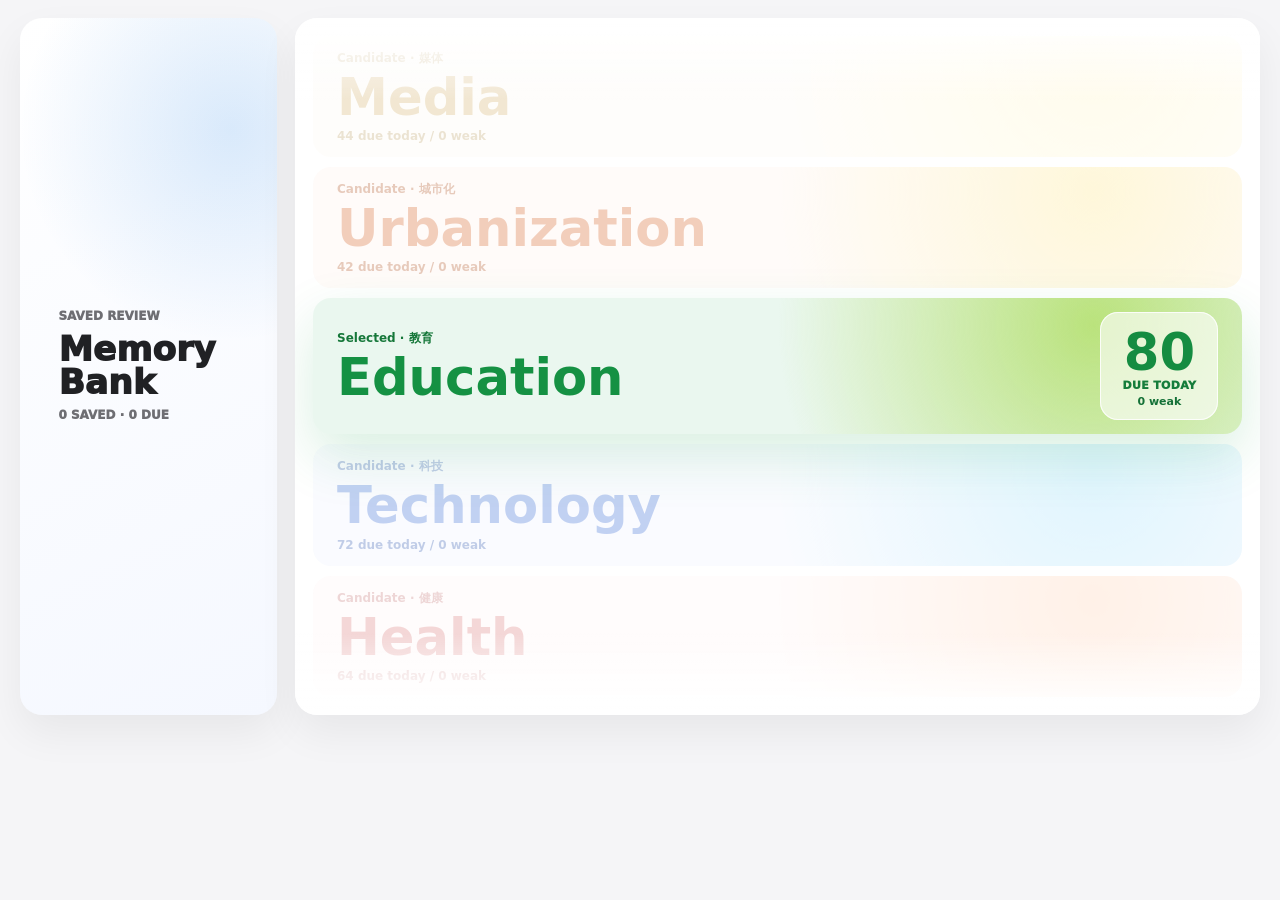
<file: web-source/index.html>
<!doctype html>
<html lang="zh-CN">
<head>
  <meta charset="utf-8">
  <meta name="viewport" content="width=device-width, initial-scale=1">
  <title>IELTS Task 2 Collocation Trainer</title>
  <link rel="stylesheet" href="styles.css">
</head>
<body>
  <header class="app-header">
    <div>
      <p class="eyebrow">IELTS Writing Task 2</p>
      <h1>
        <button id="headerTopicButton" class="header-topic-button" type="button">
          <span id="pageTitleText">Collocation Trainer</span>
        </button>
      </h1>
      <p id="pageSubtitle" class="page-subtitle">A focused writing practice space for topic vocabulary and recall practice.</p>
    </div>
    <div class="stats" aria-live="polite">
      <span id="visibleCount">0</span>
      <span>/</span>
      <span id="totalCount">0</span>
    </div>
  </header>

  <main>
    <section id="topicLanding" class="topic-landing" aria-label="Topic selection"></section>

    <section id="studyPage" class="study-page" hidden>
      <nav class="study-nav" aria-label="Study navigation">
        <button id="backButton" class="back-button" type="button">All topics</button>
        <div id="topicFilters" class="topic-filters" aria-label="Topic filters"></div>
      </nav>

      <section class="toolbar" aria-label="Flashcard controls">
        <div class="toolbar-copy" aria-live="polite">
          <span id="toolbarKicker">Selected · 科技</span>
          <strong id="toolbarTopicTitle">Technology</strong>
        </div>
        <label class="search-box">
          <span>Search this topic</span>
          <input id="searchInput" type="search" placeholder="中文 / English / synonym / tone">
        </label>
        <button id="orderResetButton" type="button">Reset order</button>
        <button id="resetButton" type="button">Shuffle cards</button>
        <button id="bankButton" type="button">Collocation bank</button>
        <button id="zenButton" type="button">Zen mode</button>
        <button id="continueZenButton" type="button">Continue Zen</button>
        <button id="exportMemoryButton" type="button">Export memory</button>
        <button id="importMemoryButton" type="button">Import memory</button>
        <input id="importMemoryInput" type="file" accept="application/json,.json" hidden>
      </section>

      <section id="collocationBank" class="collocation-bank" aria-live="polite"></section>
      <section id="recentTopicInline" class="recent-topic-inline" aria-live="polite"></section>
      <section id="topicSections" class="topic-sections" aria-live="polite"></section>
      <section id="zenPage" class="zen-page" hidden aria-live="polite"></section>
    </section>

    <section id="bankPage" class="bank-page" hidden aria-live="polite"></section>
  </main>

  <script src="sentences.js"></script>
  <script src="synonym-curation.js"></script>
  <script src="data.js"></script>
  <script src="subtopics.js"></script>
  <script src="script.js"></script>
</body>
</html>
</file>
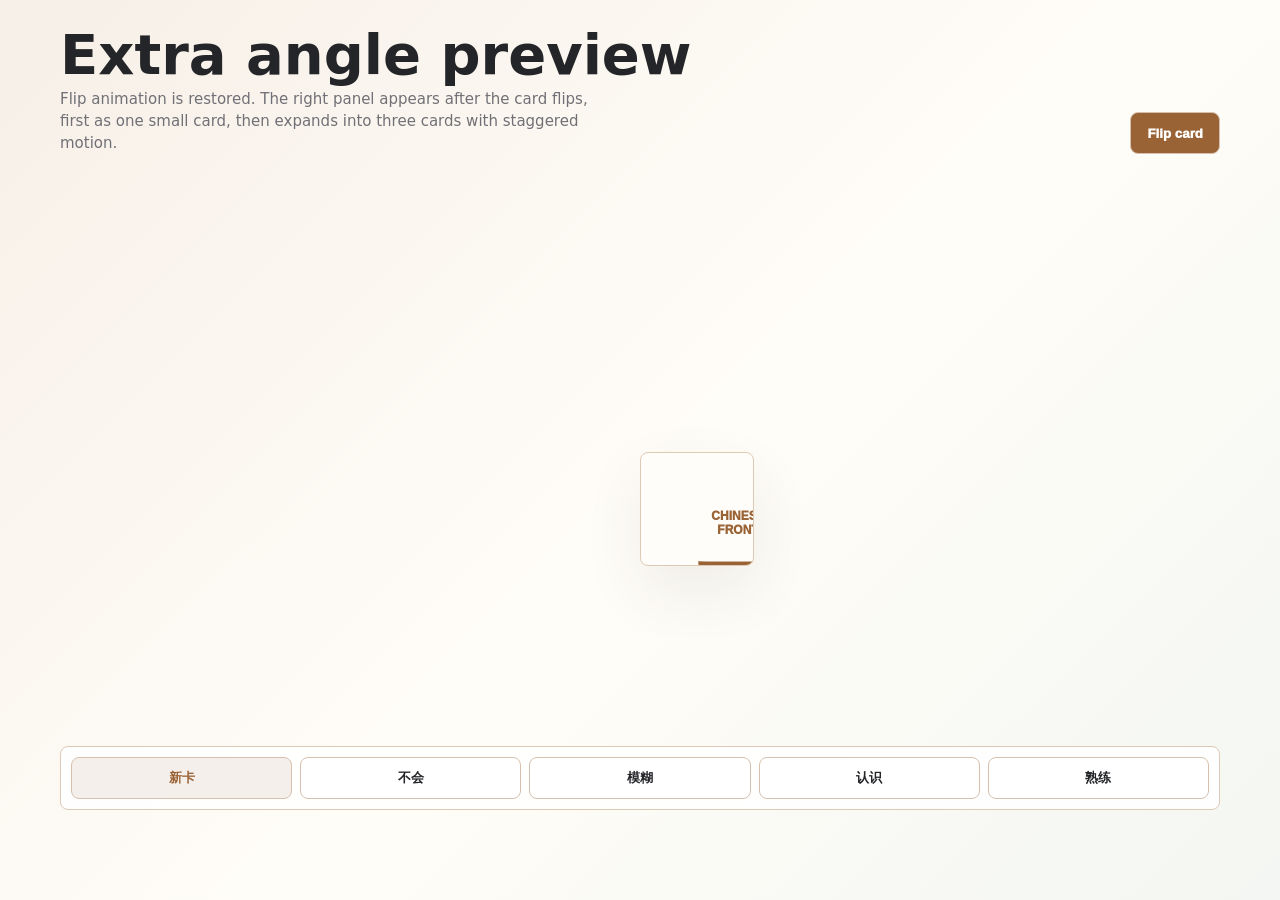
<file: project-artifacts/visual-previews/workbench/html/extra-angle-card-preview.html>
<!doctype html>
<html lang="zh-CN">
<head>
<meta charset="utf-8">
<meta name="viewport" content="width=device-width, initial-scale=1">
<title>Extra Angle Card Preview</title>
<style>
:root{--topic:#9a6335;--ink:#242529;--muted:#707076;--panel:#fffdfa;--line:#dec9b5;--green:#448361;--gray:#787774;--red:#c94e51;font-family:Inter,ui-sans-serif,system-ui,-apple-system,BlinkMacSystemFont,"Segoe UI",sans-serif}*{box-sizing:border-box}body{margin:0;min-height:100vh;background:linear-gradient(135deg,#f6efe7,#fffdf8 54%,#f3f6f2);color:var(--ink)}main{width:min(1160px,calc(100vw - 28px));margin:0 auto;padding:28px 0}.preview-header{display:flex;align-items:end;justify-content:space-between;gap:18px;margin-bottom:18px}.preview-header h1{margin:0;font-size:clamp(30px,5vw,56px);line-height:.95}.preview-header p{max-width:560px;margin:8px 0 0;color:var(--muted);font-size:15px;line-height:1.45}.actions{display:flex;gap:10px;flex-wrap:wrap}.stage{display:grid;grid-template-columns:minmax(0,1fr) 425px;gap:18px;align-items:stretch}.stage:not(.has-angle){grid-template-columns:minmax(0,760px);justify-content:center}.stage:not(.has-angle) .angle-panel{display:none}.flashcard{display:block;width:100%;min-height:560px;border:0;padding:0;background:transparent;perspective:1400px;cursor:pointer}.card-inner{position:relative;width:100%;height:100%;min-height:560px;transition:transform 620ms cubic-bezier(.2,.72,.18,1);transform-style:preserve-3d}.flashcard.is-flipped .card-inner{transform:rotateY(180deg)}.face{position:absolute;inset:0;display:grid;grid-template-rows:auto 1fr auto;gap:18px;padding:clamp(26px,5vw,56px);border:1px solid var(--line);border-radius:8px;background:#fffdf9;backface-visibility:hidden;-webkit-backface-visibility:hidden;box-shadow:0 24px 60px rgba(64,45,29,.08);overflow:hidden}.back{transform:rotateY(180deg);background:color-mix(in srgb,var(--topic),#fff 88%)}.label{color:var(--topic);font-size:12px;font-weight:950;text-transform:uppercase}.card-text{align-self:center;font-size:clamp(40px,7vw,82px);line-height:1.08;font-weight:780;text-align:left}.highlight{color:var(--topic)}.hint{color:var(--muted);font-size:13px;font-weight:900}.angle-panel{display:grid;align-content:center;gap:10px;min-height:560px;padding:0;background:transparent;opacity:0;transform:translateX(16px) scale(.985);pointer-events:none;transition:opacity 360ms ease,transform 420ms cubic-bezier(.2,.72,.18,1)}.angle-panel.is-visible{opacity:1;transform:translateX(0) scale(1);pointer-events:auto}.angle-kicker,.angle-panel h2{display:none}.angle-grid{display:grid;gap:12px}.angle-card{display:grid;gap:10px;padding:18px;border:1px solid color-mix(in srgb,var(--tone),#fff 78%);border-radius:8px;background:linear-gradient(180deg,rgba(255,255,255,.48),rgba(255,255,255,0)),color-mix(in srgb,var(--tone),#fff 91%);color:color-mix(in srgb,var(--tone),#2f3437 35%);opacity:0;transform:translateY(10px) scale(.98);animation:angle-in 420ms cubic-bezier(.2,.72,.18,1) forwards}.angle-card:nth-child(2){animation-delay:70ms}.angle-card:nth-child(3){animation-delay:140ms}.angle-card strong{color:#2f3437;font-size:20px;line-height:1.25}.angle-card p{margin:0;font-size:16px;line-height:1.45}.angle-head{display:flex;align-items:flex-start;justify-content:space-between;gap:10px}.tag{padding:5px 10px;border-radius:999px;background:rgba(255,255,255,.7);color:var(--tone);font-size:12px;font-weight:950;text-transform:uppercase;box-shadow:inset 0 0 0 1px color-mix(in srgb,var(--tone),#fff 72%)}.positive{--tone:var(--green)}.neutral{--tone:var(--gray)}.negative{--tone:var(--red)}.show-all-link{justify-self:start;height:40px;padding:0 2px;border:0;background:transparent;color:var(--topic);font-size:16px}.show-all-link:hover{text-decoration:underline}button{height:42px;padding:0 16px;border:1px solid color-mix(in srgb,var(--topic),#fff 60%);border-radius:8px;background:#fff;color:var(--ink);font-weight:950;cursor:pointer}button.primary{background:var(--topic);color:#fff}.review-bar{display:grid;grid-template-columns:repeat(5,minmax(0,1fr));gap:8px;margin-top:14px;padding:10px;border:1px solid var(--line);border-radius:8px;background:rgba(255,255,255,.9)}.review-bar button:first-child{background:color-mix(in srgb,var(--topic),#fff 90%);color:var(--topic)}@keyframes angle-in{to{opacity:1;transform:translateY(0) scale(1)}}@media(max-width:760px){main{width:100%;height:100vh;padding:10px;overflow:hidden}.preview-header{display:none}.stage{height:calc(100vh - 108px);grid-template-columns:1fr;grid-template-rows:44% 56%;gap:8px}.stage:not(.has-angle){grid-template-rows:1fr}.flashcard,.card-inner{min-height:0;height:100%}.face{padding:16px}.card-text{font-size:clamp(30px,11vw,48px)}.angle-panel{min-height:0;height:100%;overflow:auto;padding:0;align-content:start}.angle-panel h2{font-size:18px}.review-bar{height:78px;margin-top:8px;grid-template-columns:repeat(5,minmax(0,1fr));gap:6px}.review-bar button{height:54px;padding:0 4px;font-size:13px}}
</style>
</head>
<body>
<main>
<header class="preview-header"><div><h1>Extra angle preview</h1><p>Flip animation is restored. The right panel appears after the card flips, first as one small card, then expands into three cards with staggered motion.</p></div><div class="actions"><button id="flipButton" class="primary" type="button">Flip card</button></div></header>
<section id="stage" class="stage"><button id="flashcard" class="flashcard" type="button"><span class="card-inner"><span class="face front"><span class="label">Chinese front</span><span class="card-text"><span class="highlight">&#x53ef;&#x6301;&#x7eed;&#x7684;</span>&#x7ecf;&#x6d4e;&#x589e;&#x957f;</span><span class="hint">Click to reveal answer</span></span><span class="face back"><span class="label">English back</span><span class="card-text"><span class="highlight">sustainable</span><br>economic<br>growth</span><span class="hint">Now pick up one extra angle</span></span></span></button><aside id="anglePanel" class="angle-panel"><p class="angle-kicker">One extra angle</p><h2>Try one optional collocation</h2><div id="angleGrid" class="angle-grid"></div><button id="panelToggleButton" class="show-all-link" type="button">Show all 3</button></aside></section>
<nav class="review-bar"><button type="button">&#x65b0;&#x5361;</button><button type="button">&#x4e0d;&#x4f1a;</button><button type="button">&#x6a21;&#x7cca;</button><button type="button">&#x8ba4;&#x8bc6;</button><button type="button">&#x719f;&#x7ec3;</button></nav>
</main>
<script>
const cards=[{tone:'positive',stance:'Positive',phrase:'stable economic growth',zh:'&#x7a33;&#x5b9a;&#x7684;&#x7ecf;&#x6d4e;&#x589e;&#x957f;',note:'&#x9002;&#x5408;&#x5f3a;&#x8c03;&#x589e;&#x957f;&#x8d28;&#x91cf;&#x53ef;&#x9760;&#xff0c;&#x7ecf;&#x6d4e;&#x6307;&#x6807;&#x548c;&#x5e02;&#x573a;&#x9884;&#x671f;&#x6bd4;&#x8f83;&#x5065;&#x5eb7;&#x3002;'},{tone:'neutral',stance:'Neutral',phrase:'long-term economic growth',zh:'&#x957f;&#x671f;&#x7ecf;&#x6d4e;&#x589e;&#x957f;',note:'&#x9002;&#x5408;&#x5ba2;&#x89c2;&#x63cf;&#x8ff0;&#x7ecf;&#x6d4e;&#x589e;&#x957f;&#x7684;&#x65f6;&#x95f4;&#x8de8;&#x5ea6;&#x3002;'},{tone:'negative',stance:'Negative',phrase:'fragile economic growth',zh:'&#x8106;&#x5f31;&#x7684;&#x7ecf;&#x6d4e;&#x589e;&#x957f;',note:'&#x9002;&#x5408;&#x6279;&#x8bc4;&#x589e;&#x957f;&#x7f3a;&#x4e4f;&#x97e7;&#x6027;&#xff0c;&#x5bb9;&#x6613;&#x88ab;&#x5916;&#x90e8;&#x51b2;&#x51fb;&#x6253;&#x65ad;&#x3002;'}];
const stage=document.getElementById('stage'),flashcard=document.getElementById('flashcard'),panel=document.getElementById('anglePanel'),grid=document.getElementById('angleGrid'),flipButton=document.getElementById('flipButton'),panelToggleButton=document.getElementById('panelToggleButton');let flipped=false,showAll=false;
function renderAngles(){const visible=showAll?cards:cards.slice(0,1);grid.innerHTML=visible.map(card=>'<article class="angle-card '+card.tone+'"><div class="angle-head"><strong>'+card.phrase+'</strong><span class="tag">'+card.stance+'</span></div><p>&#x4e2d;&#x6587;&#xff1a;'+card.zh+'</p><p>&#x8bed;&#x6c14;&#xff1a;'+card.note+'</p></article>').join('');const label=showAll?'Show one':'Show all 3';panelToggleButton.textContent=label}
function render(){flashcard.classList.toggle('is-flipped',flipped);panel.classList.toggle('is-visible',flipped);stage.classList.toggle('has-angle',flipped);if(!flipped)showAll=false;renderAngles()}
function flip(){flipped=!flipped;render()}function toggleAll(){if(!flipped)flipped=true;showAll=!showAll;render()}flashcard.addEventListener('click',flip);flipButton.addEventListener('click',flip);panelToggleButton.addEventListener('click',toggleAll);render();
</script>
</body>
</html>
</file>
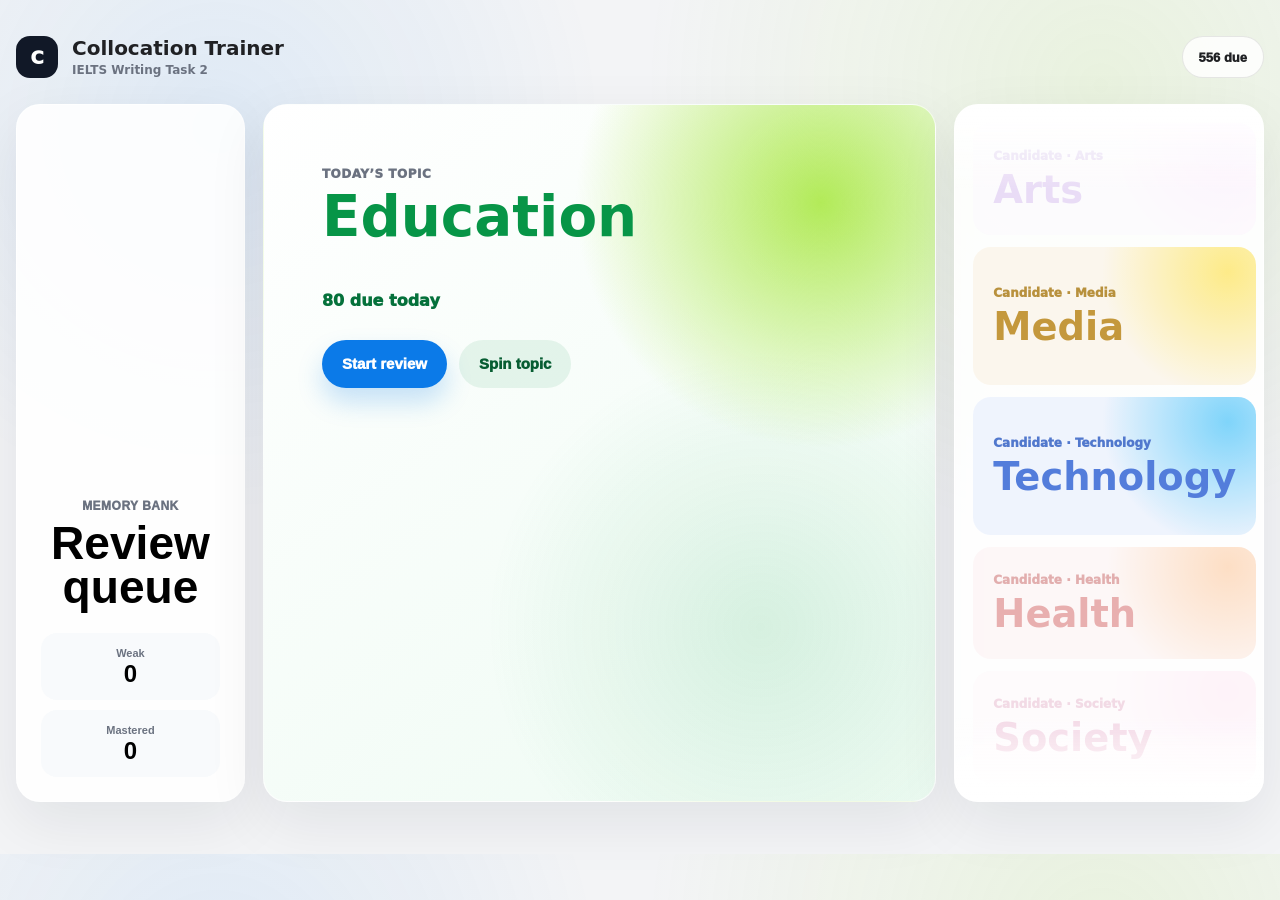
<file: project-artifacts/visual-previews/workbench/html/homepage-figma-inspired-preview.html>
<!doctype html>
<html lang="en">
<head>
  <meta charset="utf-8">
  <meta name="viewport" content="width=device-width, initial-scale=1">
  <title>Figma Inspired Topic Reel Preview</title>
  <style>
    :root {
      --bg: #f3f4f6;
      --panel: #ffffff;
      --ink: #202124;
      --soft: #6b7280;
      --line: rgba(32, 33, 36, 0.1);
      --blue: #0b7ae8;
      --green: #16a34a;
      --lime: #a3e635;
      font-family: Inter, ui-sans-serif, system-ui, -apple-system, BlinkMacSystemFont, "Segoe UI", sans-serif;
    }

    * {
      box-sizing: border-box;
    }

    body {
      margin: 0;
      background:
        radial-gradient(circle at 17% 15%, rgba(11, 122, 232, 0.09), transparent 30%),
        radial-gradient(circle at 86% 10%, rgba(163, 230, 53, 0.12), transparent 34%),
        var(--bg);
      color: var(--ink);
    }

    main {
      width: min(1440px, calc(100vw - 32px));
      margin: 0 auto;
      padding: 36px 0 52px;
    }

    .topbar {
      display: flex;
      align-items: center;
      justify-content: space-between;
      gap: 18px;
      margin-bottom: 26px;
    }

    .brand {
      display: flex;
      align-items: center;
      gap: 14px;
      min-width: 0;
    }

    .mark {
      display: grid;
      width: 42px;
      height: 42px;
      border-radius: 14px;
      background: #111827;
      color: #fff;
      font-size: 18px;
      font-weight: 950;
      place-items: center;
    }

    h1,
    p {
      margin: 0;
    }

    h1 {
      font-size: 20px;
      line-height: 1;
      letter-spacing: 0;
    }

    .subtle {
      margin-top: 5px;
      color: var(--soft);
      font-size: 12px;
      font-weight: 800;
    }

    .status-pill {
      min-height: 42px;
      padding: 0 16px;
      border: 1px solid var(--line);
      border-radius: 999px;
      background: rgba(255, 255, 255, 0.82);
      color: var(--ink);
      font-size: 13px;
      font-weight: 950;
      backdrop-filter: blur(16px);
    }

    .home {
      display: grid;
      grid-template-columns: minmax(210px, 0.34fr) minmax(520px, 1fr) minmax(300px, 0.46fr);
      gap: 18px;
      align-items: stretch;
    }

    .memory,
    .today,
    .queue {
      border: 1px solid rgba(255, 255, 255, 0.72);
      border-radius: 24px;
      background: rgba(255, 255, 255, 0.88);
      box-shadow: 0 20px 60px rgba(15, 23, 42, 0.08);
    }

    .memory {
      display: grid;
      grid-template-rows: 1fr auto;
      min-height: 642px;
      padding: 24px;
    }

    .memory-title {
      align-self: end;
    }

    .kicker {
      color: var(--soft);
      font-size: 12px;
      font-weight: 950;
      letter-spacing: 0.04em;
      text-transform: uppercase;
    }

    .memory strong,
    .today h2 {
      display: block;
      margin-top: 8px;
      font-size: clamp(38px, 4.4vw, 66px);
      line-height: 0.96;
      letter-spacing: 0;
    }

    .memory strong {
      font-size: clamp(34px, 3.6vw, 50px);
    }

    .mini-grid {
      display: grid;
      gap: 10px;
      margin-top: 24px;
    }

    .mini {
      display: grid;
      gap: 3px;
      padding: 14px;
      border-radius: 16px;
      background: #f8fafc;
    }

    .mini span {
      color: var(--soft);
      font-size: 11px;
      font-weight: 850;
    }

    .mini b {
      font-size: 24px;
      line-height: 1;
    }

    .today {
      display: grid;
      grid-template-rows: 1fr auto;
      min-height: 642px;
      padding: clamp(28px, 5vw, 58px);
      overflow: hidden;
      background:
        radial-gradient(circle at 83% 14%, rgba(163, 230, 53, 0.82), transparent 30%),
        radial-gradient(circle at 74% 75%, rgba(22, 163, 74, 0.13), transparent 38%),
        linear-gradient(145deg, #ffffff, #eefbf3);
    }

    .today h2 {
      color: #079547;
    }

    .due-line {
      margin-top: 12px;
      color: #05713b;
      font-size: 16px;
      font-weight: 950;
    }

    .action-row {
      display: flex;
      align-items: center;
      gap: 12px;
      flex-wrap: wrap;
      margin-top: 30px;
    }

    .primary,
    .secondary {
      min-height: 48px;
      padding: 0 20px;
      border: 0;
      border-radius: 999px;
      font-size: 15px;
      font-weight: 950;
    }

    .primary {
      background: var(--blue);
      color: #fff;
      box-shadow: 0 14px 26px rgba(11, 122, 232, 0.22);
    }

    .secondary {
      background: rgba(7, 149, 71, 0.09);
      color: #075d32;
    }

    .queue {
      display: grid;
      align-content: center;
      gap: 12px;
      min-height: 642px;
      padding: 18px;
      overflow: hidden;
      position: relative;
    }

    .queue::before,
    .queue::after {
      position: absolute;
      right: 0;
      left: 0;
      z-index: 2;
      height: 84px;
      content: "";
      pointer-events: none;
    }

    .queue::before {
      top: 0;
      background: linear-gradient(180deg, #fff, transparent);
    }

    .queue::after {
      bottom: 0;
      background: linear-gradient(0deg, #fff, transparent);
    }

    .topic {
      --tone: #2563eb;
      --glow: #38bdf8;
      display: grid;
      align-content: center;
      min-height: 112px;
      padding: 18px 20px;
      border-radius: 18px;
      background:
        radial-gradient(circle at 90% 18%, color-mix(in srgb, var(--glow), #fff 18%), transparent 45%),
        color-mix(in srgb, var(--tone), #fff 91%);
      opacity: 0.36;
    }

    .topic.is-next {
      min-height: 138px;
      opacity: 0.78;
    }

    .topic.is-soft {
      opacity: 0.16;
    }

    .topic span {
      color: color-mix(in srgb, var(--tone), #111 20%);
      font-size: 12px;
      font-weight: 950;
    }

    .topic strong {
      margin-top: 8px;
      color: color-mix(in srgb, var(--tone), #111 12%);
      font-size: clamp(30px, 3vw, 44px);
      line-height: 1;
    }

    @media (max-width: 900px) {
      main {
        width: min(430px, calc(100vw - 20px));
        padding: 22px 0 34px;
      }

      .topbar {
        align-items: flex-start;
      }

      .home {
        grid-template-columns: 1fr;
      }

      .memory {
        min-height: 190px;
      }

      .mini-grid {
        grid-template-columns: repeat(2, minmax(0, 1fr));
      }

      .today {
        min-height: 420px;
      }

      .queue {
        min-height: 450px;
      }
    }
  </style>
</head>
<body>
  <main>
    <header class="topbar">
      <div class="brand">
        <div class="mark">C</div>
        <div>
          <h1>Collocation Trainer</h1>
          <p class="subtle">IELTS Writing Task 2</p>
        </div>
      </div>
      <button class="status-pill" type="button">556 due</button>
    </header>

    <section class="home" aria-label="Figma inspired homepage preview">
      <button class="memory" type="button">
        <div class="memory-title">
          <span class="kicker">Memory bank</span>
          <strong>Review queue</strong>
        </div>
        <div class="mini-grid">
          <div class="mini">
            <span>Weak</span>
            <b>0</b>
          </div>
          <div class="mini">
            <span>Mastered</span>
            <b>0</b>
          </div>
        </div>
      </button>

      <article class="today">
        <div>
          <span class="kicker">Today’s topic</span>
          <h2>Education</h2>
          <p class="due-line">80 due today</p>
          <div class="action-row">
            <button class="primary" type="button">Start review</button>
            <button class="secondary" type="button">Spin topic</button>
          </div>
        </div>
      </article>

      <div class="queue" aria-label="Topic reel">
        <article class="topic is-soft" style="--tone:#9333ea;--glow:#f0abfc">
          <span>Candidate · Arts</span>
          <strong>Arts</strong>
        </article>
        <article class="topic is-next" style="--tone:#ca8a04;--glow:#fde047">
          <span>Candidate · Media</span>
          <strong>Media</strong>
        </article>
        <article class="topic is-next" style="--tone:#2563eb;--glow:#38bdf8">
          <span>Candidate · Technology</span>
          <strong>Technology</strong>
        </article>
        <article class="topic" style="--tone:#dc2626;--glow:#fb923c">
          <span>Candidate · Health</span>
          <strong>Health</strong>
        </article>
        <article class="topic is-soft" style="--tone:#db2777;--glow:#f9a8d4">
          <span>Candidate · Society</span>
          <strong>Society</strong>
        </article>
      </div>
    </section>
  </main>
</body>
</html>
</file>
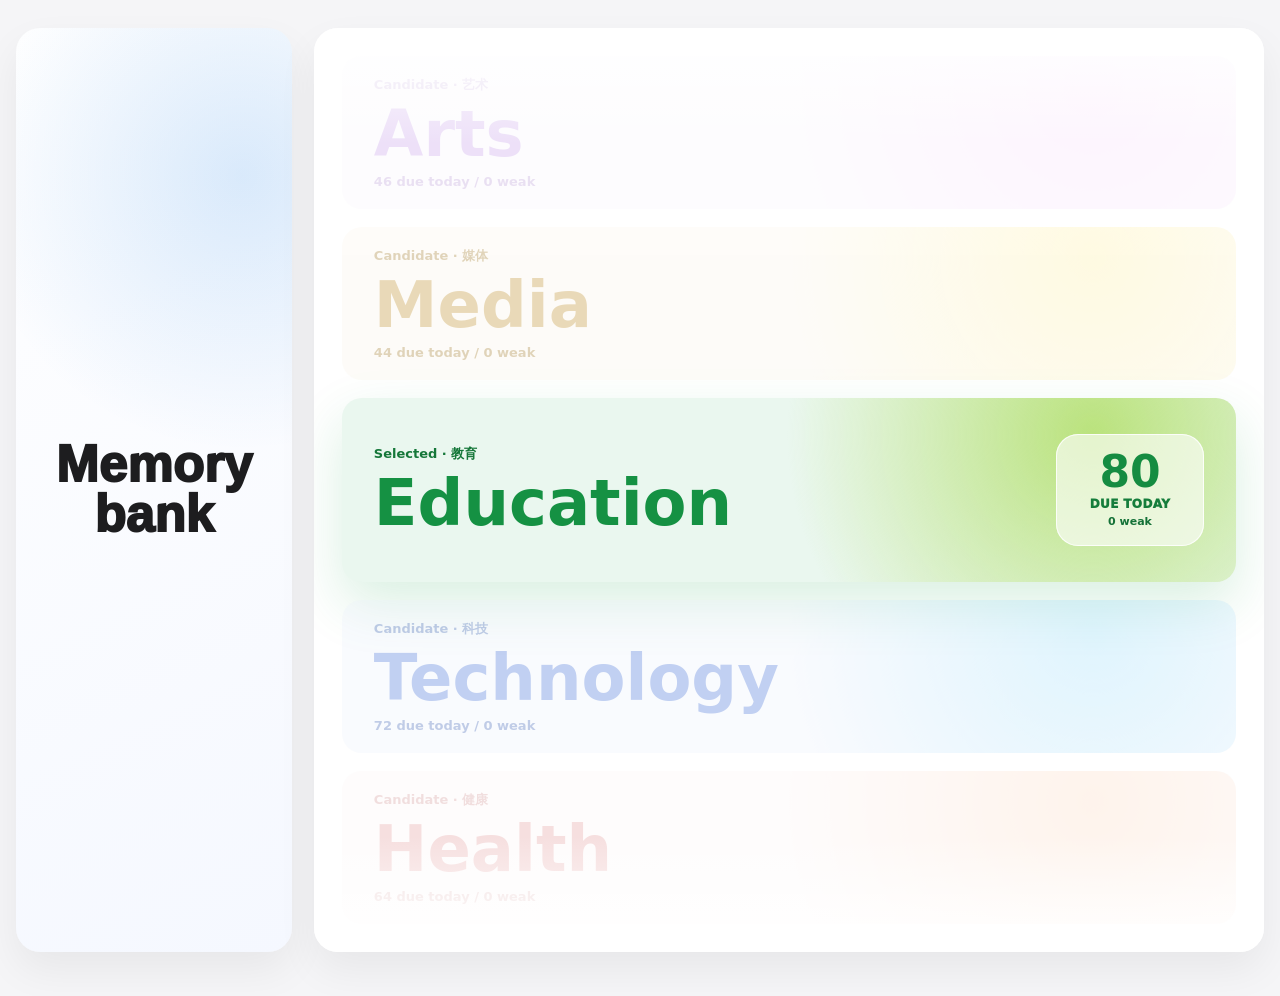
<file: project-artifacts/visual-previews/workbench/html/homepage-minimal-topic-reel-preview.html>
<!doctype html>
<html lang="en">
<head>
  <meta charset="utf-8">
  <meta name="viewport" content="width=device-width, initial-scale=1">
  <title>Minimal Topic Reel Preview</title>
  <style>
    :root {
      --bg: #f5f5f7;
      --ink: #1d1d1f;
      --muted: #6e6e73;
      --line: rgba(29, 29, 31, 0.1);
      font-family: Inter, ui-sans-serif, system-ui, -apple-system, BlinkMacSystemFont, "Segoe UI", sans-serif;
    }

    * {
      box-sizing: border-box;
    }

    body {
      margin: 0;
      background: var(--bg);
      color: var(--ink);
    }

    main {
      width: min(1440px, calc(100vw - 32px));
      margin: 0 auto;
      padding: 28px 0 44px;
    }

    p {
      margin: 0;
    }

    .hero {
      display: grid;
      grid-template-columns: minmax(260px, 0.45fr) minmax(620px, 1.55fr);
      gap: 22px;
      align-items: stretch;
    }

    .memory-card,
    .reel {
      min-height: 580px;
      border-radius: 24px;
      background: #fff;
      box-shadow: 0 18px 42px rgba(0, 0, 0, 0.06);
    }

    .memory-card {
      display: grid;
      align-content: center;
      justify-content: center;
      padding: clamp(28px, 4vw, 52px);
      border: 0;
      background:
        radial-gradient(circle at 82% 16%, rgba(0, 113, 227, 0.14), transparent 34%),
        linear-gradient(155deg, #fff, #f5f8ff);
      color: var(--ink);
      font-size: clamp(40px, 4vw, 62px);
      font-weight: 950;
      line-height: 0.98;
      text-align: center;
    }

    .reel {
      position: relative;
      display: grid;
      align-content: center;
      gap: 18px;
      padding: 28px;
      overflow: hidden;
    }

    .reel::before,
    .reel::after {
      position: absolute;
      right: 0;
      left: 0;
      z-index: 3;
      height: 116px;
      content: "";
      pointer-events: none;
    }

    .reel::before {
      top: 0;
      background: linear-gradient(180deg, #fff, transparent);
    }

    .reel::after {
      bottom: 0;
      background: linear-gradient(0deg, #fff, transparent);
    }

    .topic {
      --topic: #16a34a;
      --accent: #84cc16;
      display: grid;
      align-content: center;
      min-height: 120px;
      padding: 20px 32px;
      border-radius: 20px;
      background:
        radial-gradient(circle at 84% 20%, color-mix(in srgb, var(--accent), #fff 44%), transparent 40%),
        color-mix(in srgb, var(--topic), #fff 91%);
      opacity: 0.28;
    }

    .topic.is-active {
      grid-template-columns: minmax(0, 1fr) auto;
      align-items: center;
      align-content: center;
      gap: 28px;
      min-height: 184px;
      opacity: 1;
      box-shadow: 0 22px 54px color-mix(in srgb, var(--topic), transparent 84%);
    }

    .topic.is-far {
      opacity: 0.14;
    }

    .topic span {
      display: block;
      color: color-mix(in srgb, var(--topic), #111 30%);
      font-size: 13px;
      font-weight: 900;
    }

    .topic strong {
      display: block;
      margin-top: 8px;
      color: color-mix(in srgb, var(--topic), #111 12%);
      font-size: clamp(40px, 5vw, 66px);
      line-height: 1;
      letter-spacing: 0;
    }

    .topic small {
      margin-top: 8px;
      color: color-mix(in srgb, var(--topic), #111 30%);
      font-size: 13px;
      font-weight: 900;
    }

    .due-badge {
      display: none;
    }

    .topic.is-active small {
      display: none;
    }

    .topic.is-active .due-badge {
      display: grid;
      min-width: 148px;
      min-height: 96px;
      padding: 18px 20px;
      border-radius: 22px;
      background: rgba(255, 255, 255, 0.62);
      box-shadow: inset 0 0 0 1px rgba(255, 255, 255, 0.84);
      place-items: center;
      text-align: center;
    }

    .due-badge strong {
      margin: 0;
      color: color-mix(in srgb, var(--topic), #111 16%);
      font-size: 44px;
      line-height: 0.9;
    }

    .due-badge span {
      margin-top: 6px;
      color: color-mix(in srgb, var(--topic), #111 26%);
      font-size: 12px;
      font-weight: 950;
      letter-spacing: 0.03em;
      text-transform: uppercase;
    }

    .due-badge em {
      margin-top: 4px;
      color: color-mix(in srgb, var(--topic), #111 34%);
      font-size: 11px;
      font-style: normal;
      font-weight: 850;
    }

    @media (max-width: 760px) {
      main {
        width: min(430px, calc(100vw - 20px));
        padding: 16px 0 32px;
      }

      .hero {
        grid-template-columns: 1fr;
      }

      .memory-card {
        min-height: 170px;
        font-size: clamp(34px, 11vw, 48px);
      }

      .reel {
        min-height: 520px;
        padding: 18px;
      }

      .topic {
        min-height: 106px;
        padding: 18px 24px;
      }

      .topic.is-active {
        grid-template-columns: 1fr;
        gap: 14px;
        min-height: 158px;
      }

      .topic.is-active .due-badge {
        width: fit-content;
        min-width: 128px;
        min-height: 68px;
        grid-template-columns: auto 1fr;
        column-gap: 10px;
        padding: 12px 16px;
        place-items: center start;
      }

      .due-badge strong {
        grid-row: span 2;
        font-size: 32px;
      }

      .due-badge span {
        margin-top: 0;
      }

      .topic strong {
        font-size: clamp(32px, 11vw, 46px);
      }
    }
  </style>
</head>
<body>
  <main>
    <section class="hero" aria-label="Minimal homepage preview">
      <button class="memory-card" type="button">Memory bank</button>
      <div class="reel">
        <article class="topic is-far" style="--topic:#9333ea;--accent:#e879f9">
          <span>Candidate · 艺术</span>
          <strong>Arts</strong>
          <small>46 due today / 0 weak</small>
        </article>
        <article class="topic" style="--topic:#ca8a04;--accent:#fde047">
          <span>Candidate · 媒体</span>
          <strong>Media</strong>
          <small>44 due today / 0 weak</small>
        </article>
        <article class="topic is-active" style="--topic:#16a34a;--accent:#84cc16">
          <div>
            <span>Selected · 教育</span>
            <strong>Education</strong>
            <small>80 due today / 0 weak</small>
          </div>
          <div class="due-badge" aria-label="80 due today, 0 weak">
            <strong>80</strong>
            <span>Due today</span>
            <em>0 weak</em>
          </div>
        </article>
        <article class="topic" style="--topic:#2563eb;--accent:#38bdf8">
          <span>Candidate · 科技</span>
          <strong>Technology</strong>
          <small>72 due today / 0 weak</small>
        </article>
        <article class="topic is-far" style="--topic:#dc2626;--accent:#f97316">
          <span>Candidate · 健康</span>
          <strong>Health</strong>
          <small>64 due today / 0 weak</small>
        </article>
      </div>
    </section>
  </main>
</body>
</html>
</file>
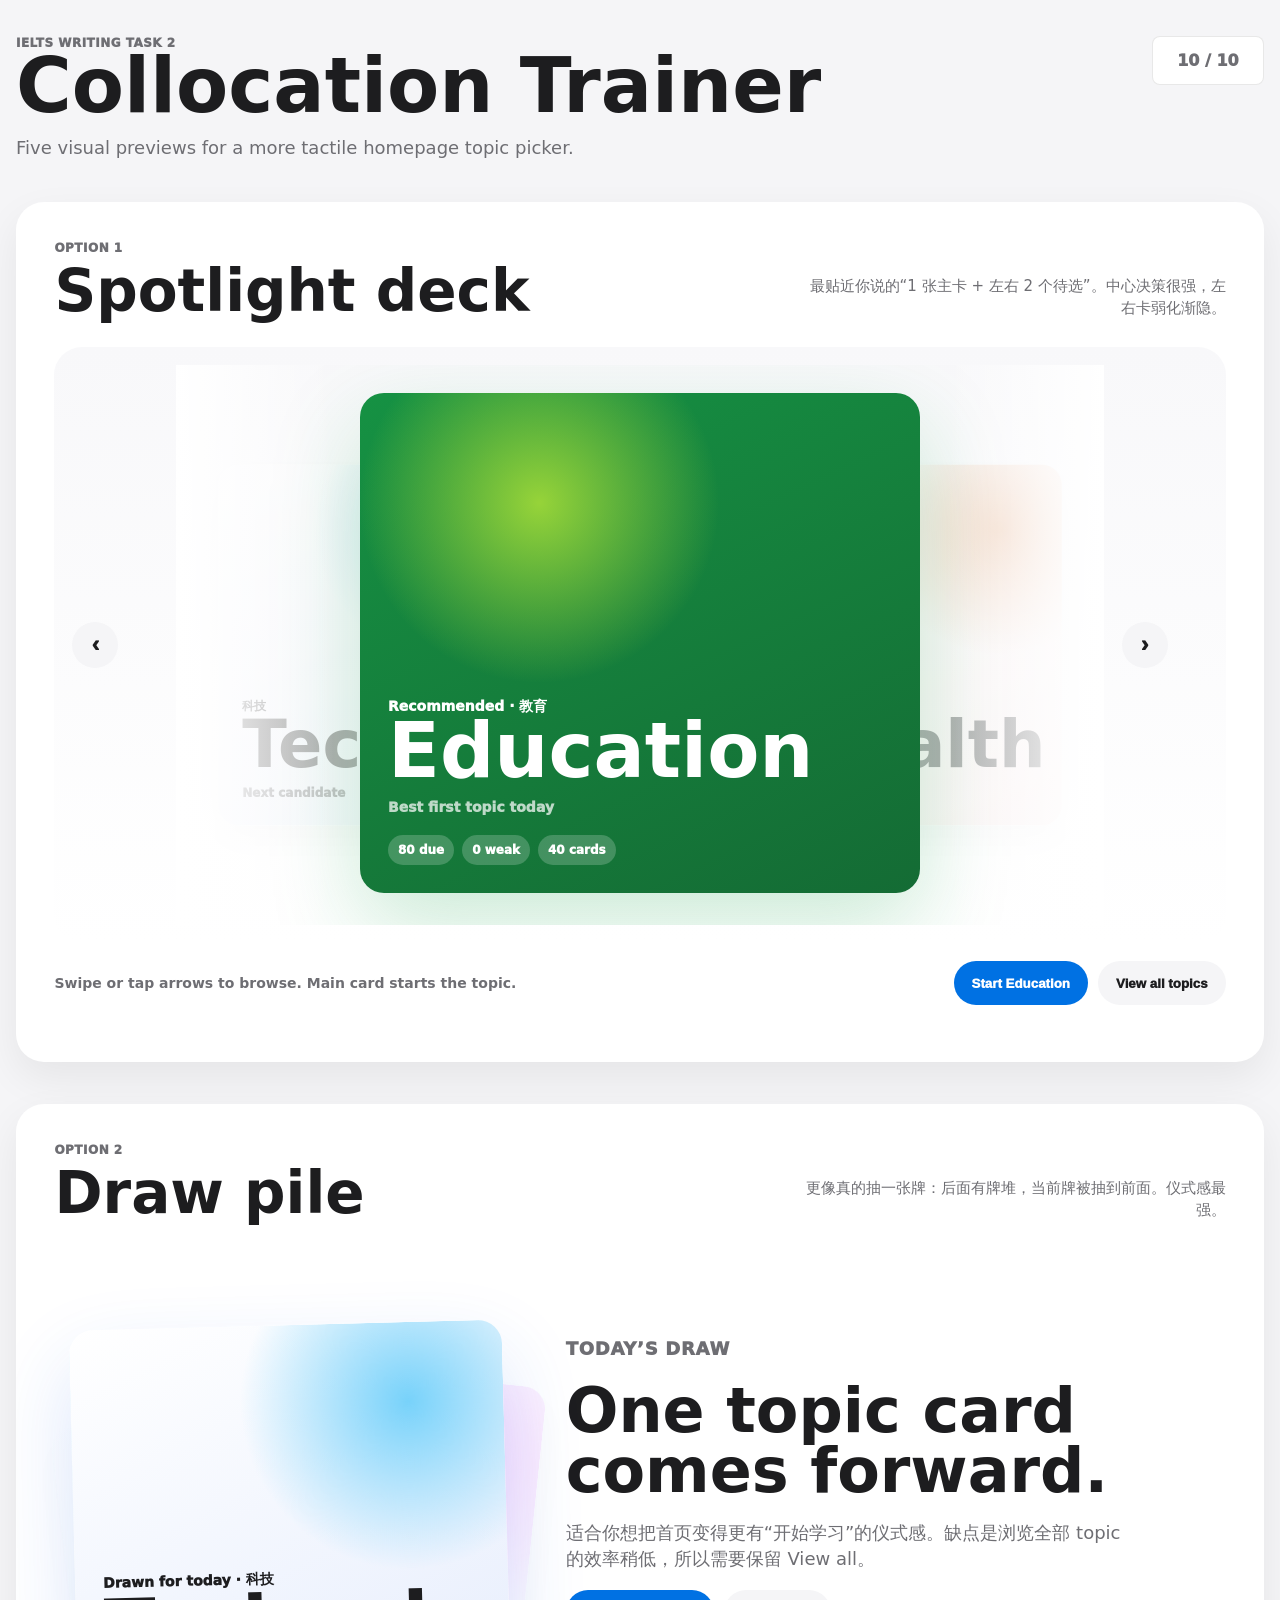
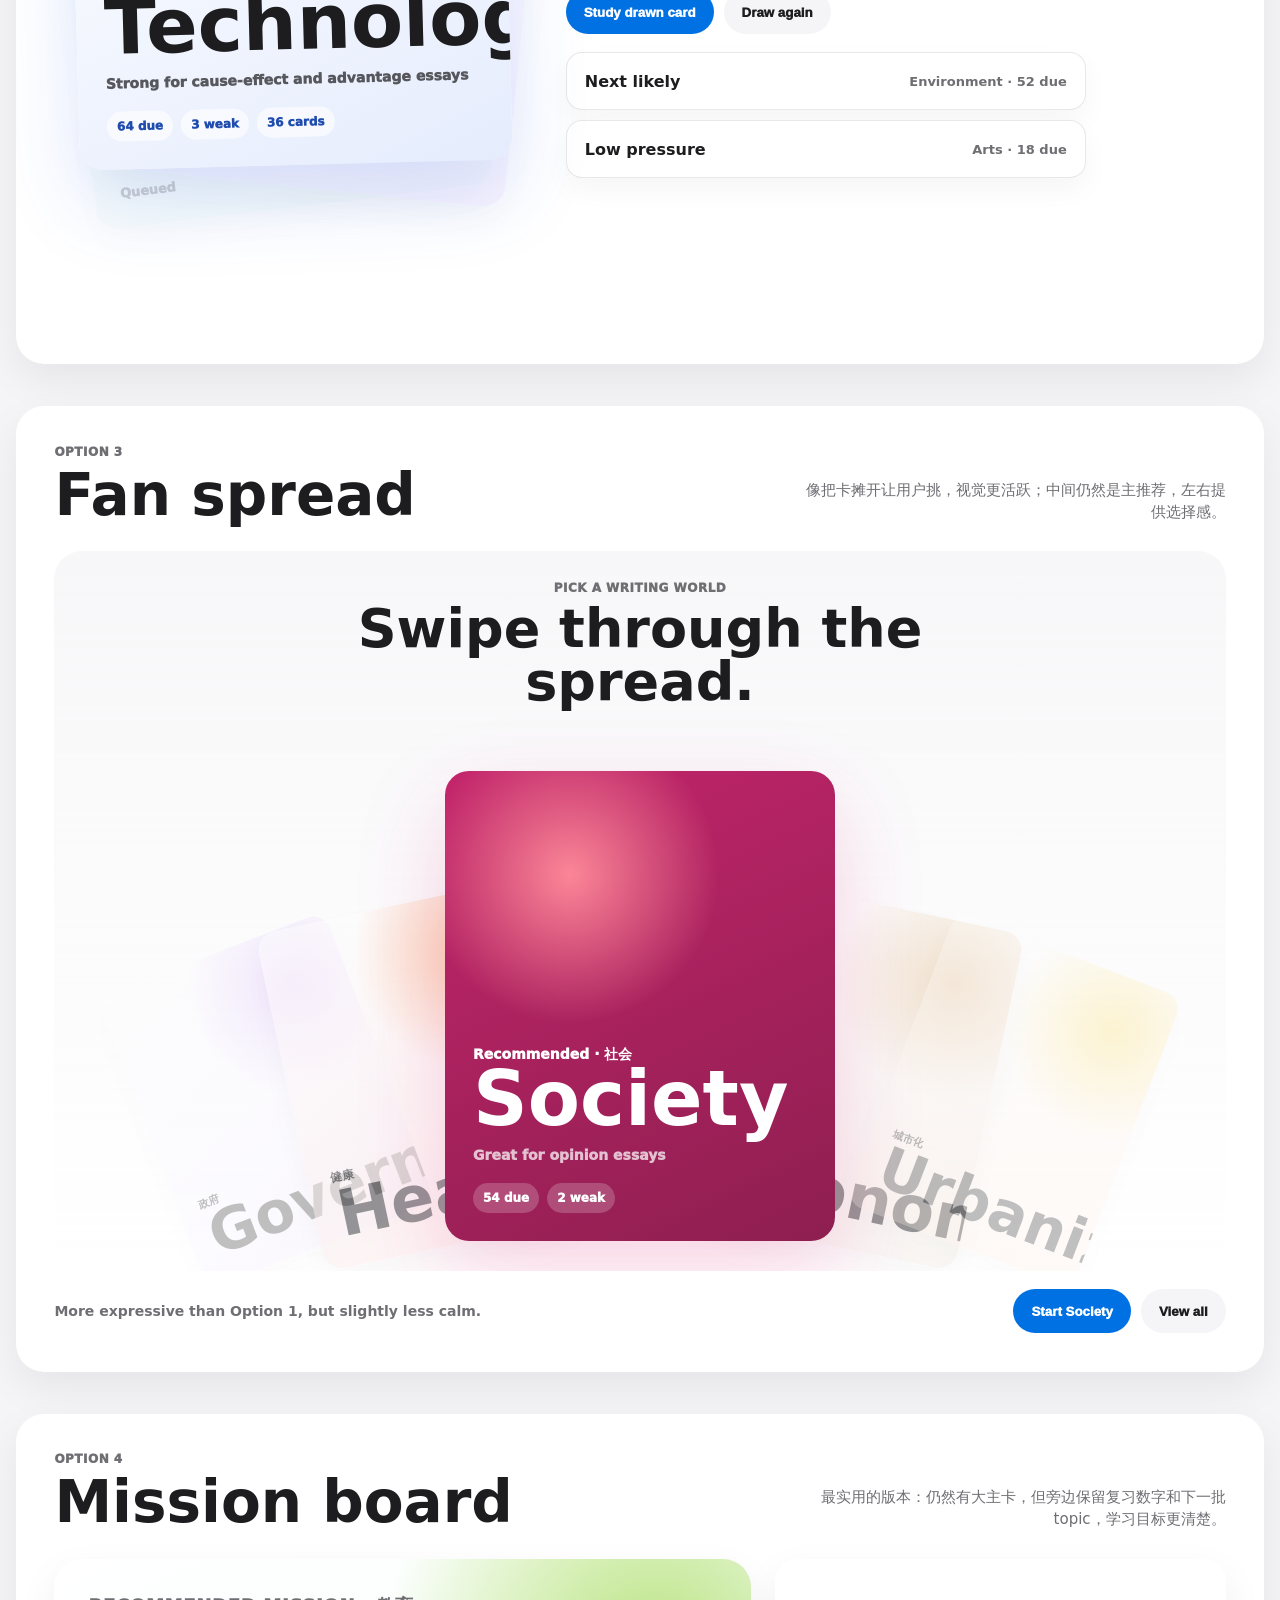
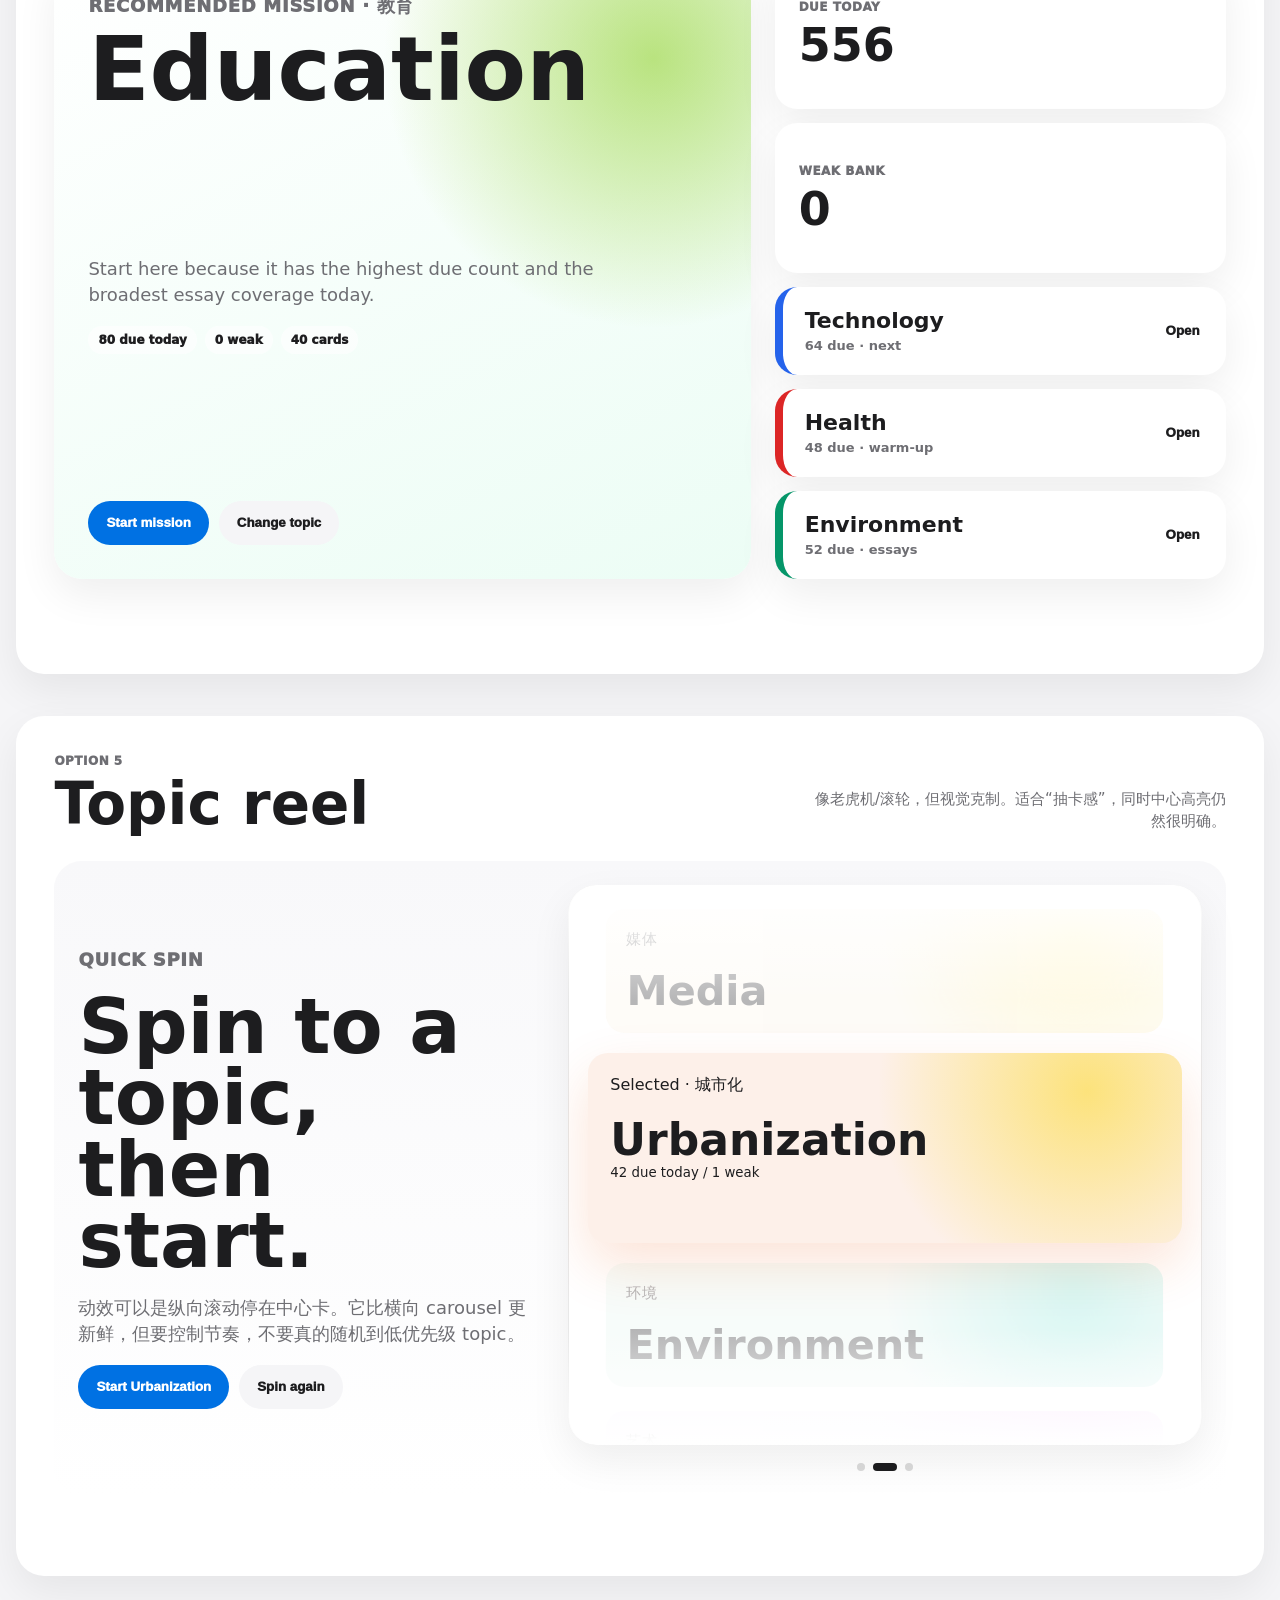
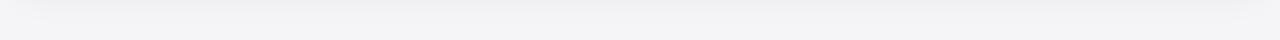
<file: project-artifacts/visual-previews/workbench/html/topic-deck-five-preview.html>
<!doctype html>
<html lang="en">
<head>
  <meta charset="utf-8">
  <meta name="viewport" content="width=device-width, initial-scale=1">
  <title>Topic Deck Five Preview</title>
  <style>
    :root {
      --bg: #f5f5f7;
      --ink: #1d1d1f;
      --muted: #6e6e73;
      --panel: #ffffff;
      --line: rgba(29, 29, 31, 0.1);
      --shadow: 0 24px 70px rgba(0, 0, 0, 0.09);
      --soft-shadow: 0 16px 42px rgba(0, 0, 0, 0.065);
      color-scheme: light;
      font-family: Inter, ui-sans-serif, system-ui, -apple-system, BlinkMacSystemFont, "Segoe UI", sans-serif;
    }

    * {
      box-sizing: border-box;
    }

    body {
      margin: 0;
      background: var(--bg);
      color: var(--ink);
    }

    main {
      display: grid;
      gap: 42px;
      width: min(1440px, calc(100vw - 32px));
      margin: 0 auto;
      padding: 36px 0 64px;
    }

    .app-head {
      display: grid;
      grid-template-columns: minmax(0, 1fr) auto;
      gap: 24px;
      align-items: start;
    }

    .kicker,
    .eyebrow,
    .small-label {
      margin: 0;
      color: var(--muted);
      font-size: 12px;
      font-weight: 950;
      letter-spacing: 0.04em;
      text-transform: uppercase;
    }

    h1,
    h2,
    h3,
    p {
      margin: 0;
    }

    h1 {
      font-size: clamp(42px, 7vw, 76px);
      line-height: 0.96;
      letter-spacing: 0;
    }

    .app-head p:not(.kicker) {
      margin-top: 12px;
      color: var(--muted);
      font-size: 18px;
      line-height: 1.4;
    }

    .counter {
      min-width: 112px;
      padding: 14px 18px;
      border: 1px solid var(--line);
      border-radius: 8px;
      background: var(--panel);
      color: var(--muted);
      font-size: 16px;
      font-weight: 950;
      text-align: center;
    }

    .preview {
      min-height: 860px;
      padding: clamp(22px, 3vw, 42px);
      border-radius: 28px;
      background: #fff;
      box-shadow: var(--soft-shadow);
      overflow: hidden;
    }

    .preview-head {
      display: flex;
      align-items: end;
      justify-content: space-between;
      gap: 20px;
      margin-bottom: 28px;
    }

    .preview-head h2 {
      max-width: 760px;
      margin-top: 8px;
      font-size: clamp(34px, 5vw, 58px);
      line-height: 0.98;
      letter-spacing: 0;
    }

    .preview-head p:not(.eyebrow) {
      max-width: 420px;
      color: var(--muted);
      font-size: 15px;
      line-height: 1.45;
      text-align: right;
    }

    .button-row {
      display: flex;
      gap: 10px;
      flex-wrap: wrap;
      align-items: center;
    }

    .pill-button,
    .ghost-button,
    .round-button {
      border: 0;
      border-radius: 999px;
      background: #f5f5f7;
      color: var(--ink);
      font-weight: 950;
      white-space: nowrap;
    }

    .pill-button {
      min-height: 44px;
      padding: 0 18px;
    }

    .pill-button.primary {
      background: #0071e3;
      color: #fff;
    }

    .round-button {
      display: grid;
      width: 46px;
      height: 46px;
      place-items: center;
      font-size: 22px;
    }

    .ghost-button {
      min-height: 40px;
      padding: 0 4px;
      background: transparent;
      color: #1d1d1f;
    }

    .topic-card {
      --topic: #16a34a;
      --accent: #84cc16;
      position: relative;
      display: grid;
      align-content: end;
      min-height: 320px;
      padding: 28px;
      border: 0;
      border-radius: 24px;
      overflow: hidden;
      background:
        radial-gradient(circle at 78% 18%, color-mix(in srgb, var(--accent), #fff 32%), transparent 34%),
        linear-gradient(155deg, #fff 0%, color-mix(in srgb, var(--topic), #fff 88%) 100%);
      color: var(--ink);
      text-align: left;
      box-shadow: var(--soft-shadow);
    }

    .topic-card.dark {
      background:
        radial-gradient(circle at 32% 22%, color-mix(in srgb, var(--accent), #fff 15%), transparent 33%),
        linear-gradient(155deg, color-mix(in srgb, var(--topic), #111 12%), color-mix(in srgb, var(--topic), #111 38%));
      color: #fff;
    }

    .topic-card strong {
      display: block;
      font-size: clamp(42px, 6vw, 76px);
      line-height: 0.92;
      letter-spacing: 0;
    }

    .topic-card span,
    .topic-card small {
      display: block;
      font-size: 14px;
      font-weight: 950;
      line-height: 1.35;
    }

    .topic-card small {
      margin-top: 12px;
      color: inherit;
      opacity: 0.72;
    }

    .metric-row {
      display: flex;
      gap: 8px;
      flex-wrap: wrap;
      margin-top: 18px;
    }

    .metric-row span {
      padding: 7px 10px;
      border-radius: 999px;
      background: rgba(255, 255, 255, 0.62);
      color: color-mix(in srgb, var(--topic), #111 28%);
      font-size: 12px;
      font-weight: 950;
    }

    .dark .metric-row span {
      background: rgba(255, 255, 255, 0.2);
      color: #fff;
    }

    .deck-shell {
      display: grid;
      grid-template-columns: 86px minmax(0, 1fr) 86px;
      gap: 18px;
      align-items: center;
      min-height: 590px;
      padding: 18px;
      border-radius: 28px;
      background: linear-gradient(180deg, #f8f8fa, #fff);
    }

    .spotlight-stage {
      position: relative;
      display: grid;
      min-height: 560px;
      place-items: center;
      overflow: hidden;
    }

    .spotlight-stage::before,
    .spotlight-stage::after {
      position: absolute;
      z-index: 3;
      top: 0;
      bottom: 0;
      width: 17%;
      content: "";
      pointer-events: none;
    }

    .spotlight-stage::before {
      left: 0;
      background: linear-gradient(90deg, #fff, transparent);
    }

    .spotlight-stage::after {
      right: 0;
      background: linear-gradient(270deg, #fff, transparent);
    }

    .side-card {
      position: absolute;
      z-index: 1;
      width: min(330px, 30vw);
      min-height: 420px;
      opacity: 0.34;
      filter: saturate(0.78);
      transform: scale(0.86);
    }

    .side-card.left {
      left: 2%;
    }

    .side-card.right {
      right: 2%;
    }

    .center-card {
      z-index: 2;
      width: min(560px, 54vw);
      min-height: 500px;
      transform: translateY(-2px);
      box-shadow: 0 34px 90px rgba(22, 163, 74, 0.22);
    }

    .deck-footer {
      display: flex;
      align-items: center;
      justify-content: space-between;
      gap: 18px;
      margin-top: 18px;
      color: var(--muted);
      font-size: 14px;
      font-weight: 850;
    }

    .stack-layout {
      display: grid;
      grid-template-columns: minmax(360px, 0.72fr) minmax(0, 1fr);
      gap: 34px;
      align-items: center;
      min-height: 610px;
      padding: 18px 8px 12px;
    }

    .stack-stage {
      position: relative;
      min-height: 560px;
    }

    .stacked {
      position: absolute;
      inset: 48px 18px auto;
      min-height: 440px;
      transform-origin: center bottom;
    }

    .stacked.back-2 {
      transform: translateY(42px) rotate(-7deg) scale(0.92);
      opacity: 0.28;
    }

    .stacked.back-1 {
      transform: translateY(22px) rotate(6deg) scale(0.96);
      opacity: 0.42;
    }

    .stacked.front {
      transform: translateY(0) rotate(-1.5deg);
      box-shadow: 0 34px 80px rgba(37, 99, 235, 0.16);
    }

    .stack-copy {
      display: grid;
      gap: 18px;
      align-content: center;
      padding-right: 24px;
    }

    .stack-copy h3 {
      max-width: 590px;
      font-size: clamp(36px, 5vw, 62px);
      line-height: 0.98;
      letter-spacing: 0;
    }

    .stack-copy p {
      max-width: 560px;
      color: var(--muted);
      font-size: 18px;
      line-height: 1.45;
    }

    .mini-queue {
      display: grid;
      gap: 10px;
      max-width: 520px;
    }

    .queue-row {
      display: flex;
      align-items: center;
      justify-content: space-between;
      gap: 18px;
      min-height: 58px;
      padding: 0 18px;
      border: 1px solid var(--line);
      border-radius: 16px;
      background: #fff;
      box-shadow: 0 12px 28px rgba(0, 0, 0, 0.04);
      font-weight: 950;
    }

    .queue-row span {
      color: var(--muted);
      font-size: 13px;
      font-weight: 900;
    }

    .fan-layout {
      display: grid;
      min-height: 720px;
      place-items: center;
      border-radius: 28px;
      background:
        linear-gradient(180deg, rgba(245, 245, 247, 0.76), #fff),
        radial-gradient(circle at 50% 82%, rgba(0, 113, 227, 0.11), transparent 38%);
      overflow: hidden;
    }

    .fan-stage {
      position: relative;
      width: min(1040px, 100%);
      height: 660px;
    }

    .fan-card {
      position: absolute;
      left: 50%;
      bottom: 0;
      width: 320px;
      min-height: 410px;
      transform-origin: 50% 104%;
    }

    .fan-card.pos-1 {
      transform: translateX(-148%) rotate(-21deg) scale(0.76);
      opacity: 0.28;
    }

    .fan-card.pos-2 {
      transform: translateX(-106%) rotate(-12deg) scale(0.84);
      opacity: 0.46;
    }

    .fan-card.pos-3 {
      z-index: 4;
      width: 390px;
      min-height: 470px;
      transform: translateX(-50%) rotate(0) scale(1);
      box-shadow: 0 34px 90px rgba(219, 39, 119, 0.2);
    }

    .fan-card.pos-4 {
      transform: translateX(6%) rotate(12deg) scale(0.84);
      opacity: 0.46;
    }

    .fan-card.pos-5 {
      transform: translateX(48%) rotate(21deg) scale(0.76);
      opacity: 0.28;
    }

    .fan-caption {
      position: absolute;
      left: 50%;
      top: 0;
      z-index: 8;
      transform: translateX(-50%);
      width: min(720px, 90%);
      text-align: center;
    }

    .fan-caption h3 {
      margin-top: 8px;
      font-size: clamp(34px, 5vw, 54px);
      line-height: 0.98;
      letter-spacing: 0;
    }

    .mission-layout {
      display: grid;
      grid-template-columns: minmax(0, 1.05fr) minmax(320px, 0.68fr);
      gap: 24px;
      min-height: 620px;
    }

    .mission-main {
      display: grid;
      align-content: space-between;
      min-height: 620px;
      padding: 34px;
      border-radius: 28px;
      background:
        radial-gradient(circle at 86% 16%, rgba(132, 204, 22, 0.54), transparent 34%),
        linear-gradient(155deg, #fff, #ecfdf5);
      box-shadow: var(--soft-shadow);
    }

    .mission-main h3 {
      max-width: 620px;
      margin-top: 10px;
      font-size: clamp(46px, 7vw, 90px);
      line-height: 0.9;
      letter-spacing: 0;
    }

    .mission-main p {
      max-width: 560px;
      color: var(--muted);
      font-size: 18px;
      line-height: 1.45;
    }

    .mission-side {
      display: grid;
      gap: 14px;
      align-content: stretch;
    }

    .mission-panel,
    .mission-topic {
      border-radius: 22px;
      background: #fff;
      box-shadow: var(--soft-shadow);
    }

    .mission-panel {
      display: grid;
      align-content: center;
      gap: 8px;
      min-height: 150px;
      padding: 24px;
    }

    .mission-panel strong {
      font-size: 46px;
      line-height: 1;
    }

    .mission-topic {
      display: flex;
      align-items: center;
      justify-content: space-between;
      gap: 14px;
      min-height: 88px;
      padding: 0 22px;
      border-left: 8px solid var(--topic);
    }

    .mission-topic strong {
      display: block;
      font-size: 22px;
      line-height: 1.1;
    }

    .mission-topic span {
      display: block;
      margin-top: 4px;
      color: var(--muted);
      font-size: 13px;
      font-weight: 900;
    }

    .reel-layout {
      display: grid;
      grid-template-columns: minmax(320px, 0.72fr) minmax(0, 1fr);
      gap: 34px;
      align-items: center;
      min-height: 620px;
      padding: 24px;
      border-radius: 28px;
      background:
        linear-gradient(180deg, #f8f8fa, #fff),
        radial-gradient(circle at 78% 24%, rgba(250, 204, 21, 0.16), transparent 34%);
    }

    .reel-window {
      position: relative;
      display: grid;
      gap: 16px;
      max-height: 560px;
      padding: 20px;
      border-radius: 28px;
      background: #fff;
      box-shadow: inset 0 0 0 1px var(--line), var(--soft-shadow);
      overflow: hidden;
    }

    .reel-window::before,
    .reel-window::after {
      position: absolute;
      right: 0;
      left: 0;
      z-index: 4;
      height: 116px;
      content: "";
      pointer-events: none;
    }

    .reel-window::before {
      top: 0;
      background: linear-gradient(180deg, #fff, transparent);
    }

    .reel-window::after {
      bottom: 0;
      background: linear-gradient(0deg, #fff, transparent);
    }

    .reel-card {
      min-height: 132px;
      padding: 22px;
      border-radius: 20px;
      background:
        radial-gradient(circle at 84% 20%, color-mix(in srgb, var(--accent), #fff 44%), transparent 40%),
        color-mix(in srgb, var(--topic), #fff 91%);
      opacity: 0.32;
      transform: scale(0.94);
    }

    .reel-card.active {
      z-index: 2;
      min-height: 190px;
      opacity: 1;
      transform: scale(1);
      box-shadow: 0 22px 54px rgba(234, 88, 12, 0.16);
    }

    .reel-card strong {
      display: block;
      margin-top: 22px;
      font-size: 44px;
      line-height: 1;
    }

    .reel-copy {
      display: grid;
      gap: 18px;
      align-content: center;
      max-width: 620px;
    }

    .reel-copy h3 {
      font-size: clamp(40px, 6vw, 76px);
      line-height: 0.94;
      letter-spacing: 0;
    }

    .reel-copy p {
      color: var(--muted);
      font-size: 18px;
      line-height: 1.45;
    }

    .dots {
      display: flex;
      gap: 8px;
      justify-content: center;
      margin-top: 18px;
    }

    .dots span {
      width: 8px;
      height: 8px;
      border-radius: 999px;
      background: rgba(29, 29, 31, 0.16);
    }

    .dots span.active {
      width: 24px;
      background: #1d1d1f;
    }

    @media (max-width: 900px) {
      main {
        width: min(430px, calc(100vw - 20px));
        padding-top: 18px;
      }

      .app-head,
      .preview-head,
      .stack-layout,
      .mission-layout,
      .reel-layout {
        grid-template-columns: 1fr;
      }

      .app-head {
        gap: 12px;
      }

      .counter {
        width: 100%;
      }

      .preview {
        min-height: auto;
        padding: 18px;
        border-radius: 22px;
      }

      .preview-head {
        align-items: start;
      }

      .preview-head p:not(.eyebrow) {
        text-align: left;
      }

      .deck-shell {
        grid-template-columns: 48px minmax(0, 1fr) 48px;
        min-height: 480px;
        padding: 8px;
      }

      .spotlight-stage {
        min-height: 450px;
      }

      .center-card {
        width: 78vw;
        min-height: 390px;
      }

      .side-card {
        width: 56vw;
        min-height: 330px;
      }

      .side-card.left {
        left: -34%;
      }

      .side-card.right {
        right: -34%;
      }

      .topic-card {
        padding: 22px;
      }

      .topic-card strong {
        font-size: 42px;
      }

      .stack-stage {
        min-height: 490px;
      }

      .stacked {
        inset-inline: 12px;
      }

      .fan-stage {
        height: 500px;
      }

      .fan-card {
        width: 250px;
      }

      .fan-card.pos-3 {
        width: 300px;
      }

      .mission-main,
      .reel-layout {
        min-height: auto;
      }
    }
  </style>
</head>
<body>
  <main>
    <header class="app-head">
      <div>
        <p class="kicker">IELTS Writing Task 2</p>
        <h1>Collocation Trainer</h1>
        <p>Five visual previews for a more tactile homepage topic picker.</p>
      </div>
      <div class="counter">10 / 10</div>
    </header>

    <section id="option-1" class="preview">
      <div class="preview-head">
        <div>
          <p class="eyebrow">Option 1</p>
          <h2>Spotlight deck</h2>
        </div>
        <p>最贴近你说的“1 张主卡 + 左右 2 个待选”。中心决策很强，左右卡弱化渐隐。</p>
      </div>
      <div class="deck-shell">
        <button class="round-button" type="button" aria-label="Previous topic">‹</button>
        <div class="spotlight-stage">
          <article class="topic-card side-card left" style="--topic:#2563eb;--accent:#38bdf8">
            <span>科技</span>
            <strong>Technology</strong>
            <small>Next candidate</small>
          </article>
          <article class="topic-card center-card dark" style="--topic:#16a34a;--accent:#84cc16">
            <span>Recommended · 教育</span>
            <strong>Education</strong>
            <small>Best first topic today</small>
            <div class="metric-row">
              <span>80 due</span>
              <span>0 weak</span>
              <span>40 cards</span>
            </div>
          </article>
          <article class="topic-card side-card right" style="--topic:#dc2626;--accent:#f97316">
            <span>健康</span>
            <strong>Health</strong>
            <small>Alternative pick</small>
          </article>
        </div>
        <button class="round-button" type="button" aria-label="Next topic">›</button>
      </div>
      <div class="deck-footer">
        <span>Swipe or tap arrows to browse. Main card starts the topic.</span>
        <div class="button-row">
          <button class="pill-button primary" type="button">Start Education</button>
          <button class="pill-button" type="button">View all topics</button>
        </div>
      </div>
    </section>

    <section id="option-2" class="preview">
      <div class="preview-head">
        <div>
          <p class="eyebrow">Option 2</p>
          <h2>Draw pile</h2>
        </div>
        <p>更像真的抽一张牌：后面有牌堆，当前牌被抽到前面。仪式感最强。</p>
      </div>
      <div class="stack-layout">
        <div class="stack-stage">
          <article class="topic-card stacked back-2" style="--topic:#059669;--accent:#2dd4bf">
            <span>环境</span>
            <strong>Environment</strong>
            <small>Queued</small>
          </article>
          <article class="topic-card stacked back-1" style="--topic:#9333ea;--accent:#e879f9">
            <span>艺术</span>
            <strong>Arts</strong>
            <small>Queued</small>
          </article>
          <article class="topic-card stacked front" style="--topic:#2563eb;--accent:#38bdf8">
            <span>Drawn for today · 科技</span>
            <strong>Technology</strong>
            <small>Strong for cause-effect and advantage essays</small>
            <div class="metric-row">
              <span>64 due</span>
              <span>3 weak</span>
              <span>36 cards</span>
            </div>
          </article>
        </div>
        <div class="stack-copy">
          <p class="eyebrow">Today’s draw</p>
          <h3>One topic card comes forward.</h3>
          <p>适合你想把首页变得更有“开始学习”的仪式感。缺点是浏览全部 topic 的效率稍低，所以需要保留 View all。</p>
          <div class="button-row">
            <button class="pill-button primary" type="button">Study drawn card</button>
            <button class="pill-button" type="button">Draw again</button>
          </div>
          <div class="mini-queue">
            <div class="queue-row"><strong>Next likely</strong><span>Environment · 52 due</span></div>
            <div class="queue-row"><strong>Low pressure</strong><span>Arts · 18 due</span></div>
          </div>
        </div>
      </div>
    </section>

    <section id="option-3" class="preview">
      <div class="preview-head">
        <div>
          <p class="eyebrow">Option 3</p>
          <h2>Fan spread</h2>
        </div>
        <p>像把卡摊开让用户挑，视觉更活跃；中间仍然是主推荐，左右提供选择感。</p>
      </div>
      <div class="fan-layout">
        <div class="fan-stage">
          <div class="fan-caption">
            <p class="eyebrow">Pick a writing world</p>
            <h3>Swipe through the spread.</h3>
          </div>
          <article class="topic-card fan-card pos-1" style="--topic:#7c3aed;--accent:#c084fc">
            <span>政府</span>
            <strong>Government</strong>
          </article>
          <article class="topic-card fan-card pos-2" style="--topic:#dc2626;--accent:#f97316">
            <span>健康</span>
            <strong>Health</strong>
          </article>
          <article class="topic-card fan-card pos-3 dark" style="--topic:#db2777;--accent:#fb7185">
            <span>Recommended · 社会</span>
            <strong>Society</strong>
            <small>Great for opinion essays</small>
            <div class="metric-row">
              <span>54 due</span>
              <span>2 weak</span>
            </div>
          </article>
          <article class="topic-card fan-card pos-4" style="--topic:#8b5e34;--accent:#d6a15f">
            <span>经济</span>
            <strong>Economy</strong>
          </article>
          <article class="topic-card fan-card pos-5" style="--topic:#ea580c;--accent:#facc15">
            <span>城市化</span>
            <strong>Urbanization</strong>
          </article>
        </div>
      </div>
      <div class="deck-footer">
        <span>More expressive than Option 1, but slightly less calm.</span>
        <div class="button-row">
          <button class="pill-button primary" type="button">Start Society</button>
          <button class="pill-button" type="button">View all</button>
        </div>
      </div>
    </section>

    <section id="option-4" class="preview">
      <div class="preview-head">
        <div>
          <p class="eyebrow">Option 4</p>
          <h2>Mission board</h2>
        </div>
        <p>最实用的版本：仍然有大主卡，但旁边保留复习数字和下一批 topic，学习目标更清楚。</p>
      </div>
      <div class="mission-layout">
        <article class="mission-main">
          <div>
            <p class="eyebrow">Recommended mission · 教育</p>
            <h3>Education</h3>
          </div>
          <div>
            <p>Start here because it has the highest due count and the broadest essay coverage today.</p>
            <div class="metric-row">
              <span>80 due today</span>
              <span>0 weak</span>
              <span>40 cards</span>
            </div>
          </div>
          <div class="button-row">
            <button class="pill-button primary" type="button">Start mission</button>
            <button class="pill-button" type="button">Change topic</button>
          </div>
        </article>
        <aside class="mission-side">
          <div class="mission-panel">
            <p class="small-label">Due today</p>
            <strong>556</strong>
          </div>
          <div class="mission-panel">
            <p class="small-label">Weak bank</p>
            <strong>0</strong>
          </div>
          <div class="mission-topic" style="--topic:#2563eb">
            <div><strong>Technology</strong><span>64 due · next</span></div>
            <button class="ghost-button" type="button">Open</button>
          </div>
          <div class="mission-topic" style="--topic:#dc2626">
            <div><strong>Health</strong><span>48 due · warm-up</span></div>
            <button class="ghost-button" type="button">Open</button>
          </div>
          <div class="mission-topic" style="--topic:#059669">
            <div><strong>Environment</strong><span>52 due · essays</span></div>
            <button class="ghost-button" type="button">Open</button>
          </div>
        </aside>
      </div>
    </section>

    <section id="option-5" class="preview">
      <div class="preview-head">
        <div>
          <p class="eyebrow">Option 5</p>
          <h2>Topic reel</h2>
        </div>
        <p>像老虎机/滚轮，但视觉克制。适合“抽卡感”，同时中心高亮仍然很明确。</p>
      </div>
      <div class="reel-layout">
        <div class="reel-copy">
          <p class="eyebrow">Quick spin</p>
          <h3>Spin to a topic, then start.</h3>
          <p>动效可以是纵向滚动停在中心卡。它比横向 carousel 更新鲜，但要控制节奏，不要真的随机到低优先级 topic。</p>
          <div class="button-row">
            <button class="pill-button primary" type="button">Start Urbanization</button>
            <button class="pill-button" type="button">Spin again</button>
          </div>
        </div>
        <div>
          <div class="reel-window">
            <article class="reel-card" style="--topic:#ca8a04;--accent:#fde047">
              <span>媒体</span>
              <strong>Media</strong>
            </article>
            <article class="reel-card active" style="--topic:#ea580c;--accent:#facc15">
              <span>Selected · 城市化</span>
              <strong>Urbanization</strong>
              <small>42 due today / 1 weak</small>
            </article>
            <article class="reel-card" style="--topic:#059669;--accent:#2dd4bf">
              <span>环境</span>
              <strong>Environment</strong>
            </article>
            <article class="reel-card" style="--topic:#9333ea;--accent:#e879f9">
              <span>艺术</span>
              <strong>Arts</strong>
            </article>
          </div>
          <div class="dots" aria-hidden="true"><span></span><span class="active"></span><span></span></div>
        </div>
      </div>
    </section>
  </main>
</body>
</html>
</file>
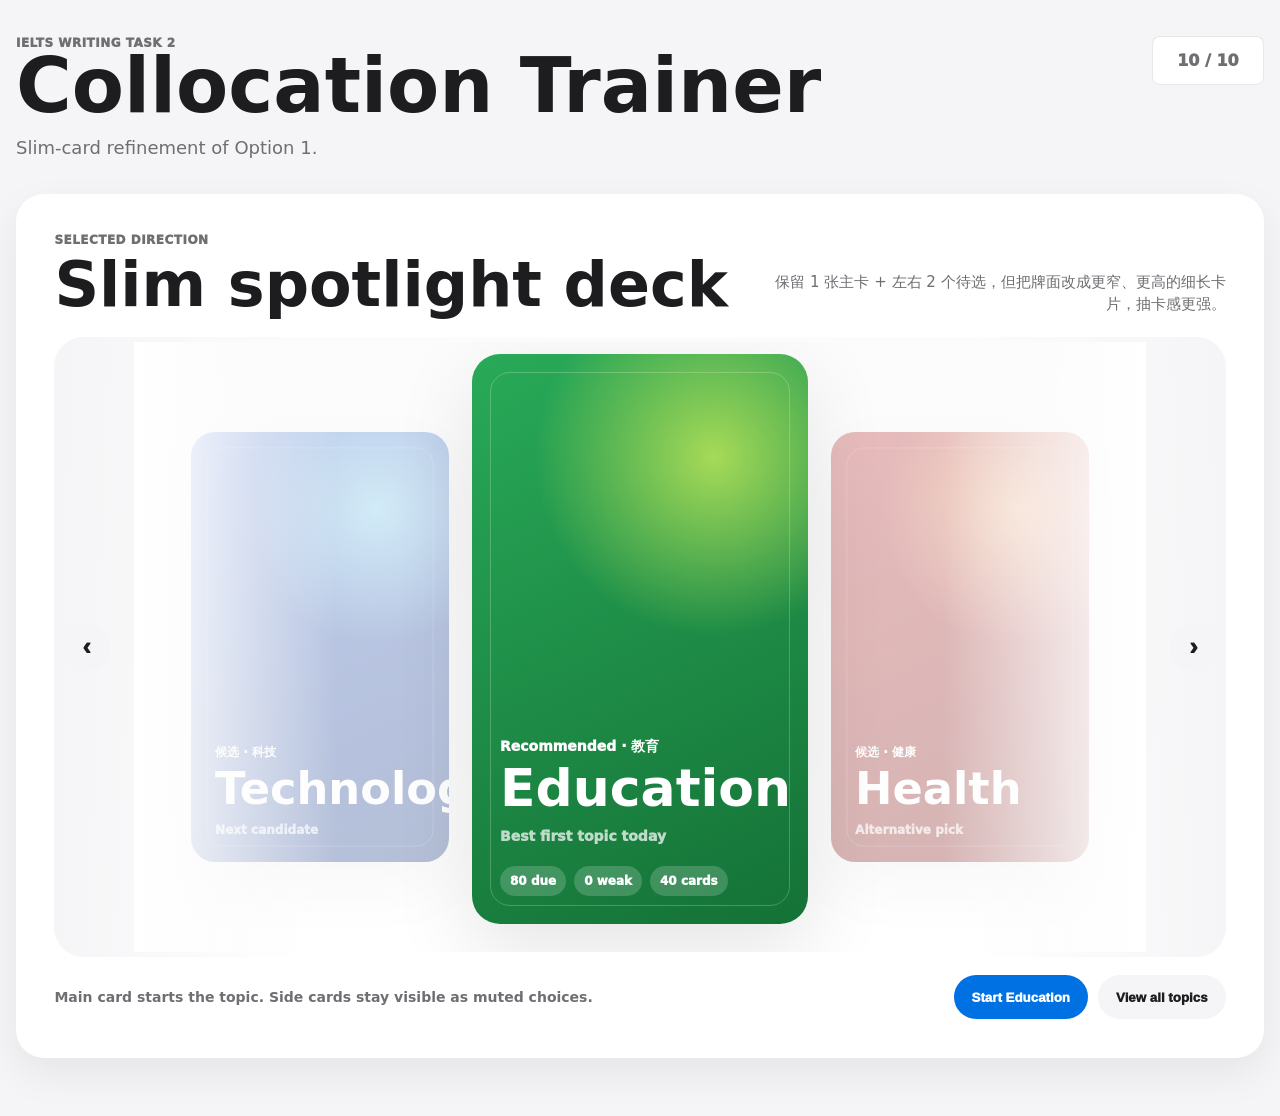
<file: project-artifacts/visual-previews/workbench/html/topic-deck-slim-preview.html>
<!doctype html>
<html lang="en">
<head>
  <meta charset="utf-8">
  <meta name="viewport" content="width=device-width, initial-scale=1">
  <title>Slim Topic Deck Preview</title>
  <style>
    :root {
      --bg: #f5f5f7;
      --ink: #1d1d1f;
      --muted: #6e6e73;
      --line: rgba(29, 29, 31, 0.1);
      --shadow: 0 28px 82px rgba(0, 0, 0, 0.1);
      font-family: Inter, ui-sans-serif, system-ui, -apple-system, BlinkMacSystemFont, "Segoe UI", sans-serif;
    }

    * {
      box-sizing: border-box;
    }

    body {
      margin: 0;
      background: var(--bg);
      color: var(--ink);
    }

    main {
      width: min(1440px, calc(100vw - 32px));
      margin: 0 auto;
      padding: 36px 0 58px;
    }

    .app-head {
      display: grid;
      grid-template-columns: minmax(0, 1fr) auto;
      gap: 24px;
      align-items: start;
      margin-bottom: 34px;
    }

    .kicker,
    .eyebrow {
      margin: 0;
      color: var(--muted);
      font-size: 12px;
      font-weight: 950;
      letter-spacing: 0.04em;
      text-transform: uppercase;
    }

    h1,
    h2,
    p {
      margin: 0;
    }

    h1 {
      font-size: clamp(42px, 7vw, 76px);
      line-height: 0.96;
      letter-spacing: 0;
    }

    .app-head p:not(.kicker) {
      margin-top: 12px;
      color: var(--muted);
      font-size: 18px;
      line-height: 1.4;
    }

    .counter {
      min-width: 112px;
      padding: 14px 18px;
      border: 1px solid var(--line);
      border-radius: 8px;
      background: #fff;
      color: var(--muted);
      font-size: 16px;
      font-weight: 950;
      text-align: center;
    }

    .preview {
      min-height: 840px;
      padding: clamp(22px, 3vw, 42px);
      border-radius: 28px;
      background: #fff;
      box-shadow: 0 16px 42px rgba(0, 0, 0, 0.065);
      overflow: hidden;
    }

    .preview-head {
      display: flex;
      align-items: end;
      justify-content: space-between;
      gap: 24px;
      margin-bottom: 22px;
    }

    .preview-head h2 {
      margin-top: 8px;
      font-size: clamp(36px, 5vw, 62px);
      line-height: 0.98;
      letter-spacing: 0;
    }

    .preview-head p:not(.eyebrow) {
      max-width: 460px;
      color: var(--muted);
      font-size: 15px;
      line-height: 1.45;
      text-align: right;
    }

    .deck-shell {
      display: grid;
      grid-template-columns: 64px minmax(0, 1fr) 64px;
      gap: 16px;
      align-items: center;
      min-height: 620px;
      border-radius: 30px;
      background:
        linear-gradient(90deg, rgba(245, 245, 247, 0.98), rgba(255, 255, 255, 0.5) 22%, rgba(255, 255, 255, 0.5) 78%, rgba(245, 245, 247, 0.98)),
        linear-gradient(180deg, #f8f8fa, #fff);
    }

    .stage {
      position: relative;
      display: grid;
      min-height: 610px;
      place-items: center;
      overflow: hidden;
    }

    .stage::before,
    .stage::after {
      position: absolute;
      z-index: 6;
      top: 0;
      bottom: 0;
      width: 20%;
      content: "";
      pointer-events: none;
    }

    .stage::before {
      left: 0;
      background: linear-gradient(90deg, #fff, rgba(255, 255, 255, 0));
    }

    .stage::after {
      right: 0;
      background: linear-gradient(270deg, #fff, rgba(255, 255, 255, 0));
    }

    .round-button,
    .pill-button {
      border: 0;
      border-radius: 999px;
      background: #f5f5f7;
      color: var(--ink);
      font-weight: 950;
      white-space: nowrap;
    }

    .round-button {
      display: grid;
      width: 48px;
      height: 48px;
      place-items: center;
      margin: 0 auto;
      font-size: 24px;
    }

    .pill-button {
      min-height: 44px;
      padding: 0 18px;
    }

    .pill-button.primary {
      background: #0071e3;
      color: #fff;
    }

    .topic-card {
      --topic: #16a34a;
      --accent: #84cc16;
      position: absolute;
      display: grid;
      align-content: end;
      width: 300px;
      min-height: 520px;
      padding: 28px;
      border: 0;
      border-radius: 28px;
      overflow: hidden;
      background:
        radial-gradient(circle at 72% 18%, color-mix(in srgb, var(--accent), #fff 28%), transparent 34%),
        linear-gradient(155deg, color-mix(in srgb, var(--topic), #fff 8%), color-mix(in srgb, var(--topic), #111 34%));
      color: #fff;
      text-align: left;
      box-shadow: var(--shadow);
    }

    .topic-card::before {
      position: absolute;
      inset: 18px;
      border: 1px solid rgba(255, 255, 255, 0.22);
      border-radius: 20px;
      content: "";
      pointer-events: none;
    }

    .topic-card span,
    .topic-card small {
      display: block;
      position: relative;
      z-index: 1;
      font-size: 14px;
      font-weight: 950;
      line-height: 1.35;
    }

    .topic-card strong {
      display: block;
      position: relative;
      z-index: 1;
      margin-top: 8px;
      font-size: 52px;
      line-height: 0.94;
      letter-spacing: 0;
    }

    .topic-card small {
      margin-top: 14px;
      opacity: 0.72;
    }

    .metric-row {
      position: relative;
      z-index: 1;
      display: flex;
      gap: 8px;
      flex-wrap: wrap;
      margin-top: 20px;
    }

    .metric-row span {
      padding: 7px 10px;
      border-radius: 999px;
      background: rgba(255, 255, 255, 0.18);
      color: #fff;
      font-size: 12px;
      font-weight: 950;
    }

    .center-card {
      z-index: 3;
      width: 336px;
      min-height: 570px;
      transform: translateY(-8px);
    }

    .side-card {
      z-index: 1;
      min-height: 500px;
      opacity: 0.34;
      filter: saturate(0.78);
      transform: scale(0.86);
    }

    .side-card.left {
      left: calc(50% - 470px);
    }

    .side-card.right {
      right: calc(50% - 470px);
    }

    .deck-footer {
      display: flex;
      align-items: center;
      justify-content: space-between;
      gap: 18px;
      margin-top: 18px;
      color: var(--muted);
      font-size: 14px;
      font-weight: 850;
    }

    .button-row {
      display: flex;
      gap: 10px;
      flex-wrap: wrap;
      align-items: center;
    }

    @media (max-width: 760px) {
      main {
        width: min(430px, calc(100vw - 20px));
        padding: 18px 0 36px;
      }

      .app-head,
      .preview-head,
      .deck-footer {
        display: grid;
        grid-template-columns: 1fr;
      }

      .counter {
        width: 100%;
      }

      .preview {
        min-height: auto;
        padding: 18px;
        border-radius: 22px;
      }

      .preview-head p:not(.eyebrow) {
        text-align: left;
      }

      .deck-shell {
        position: relative;
        grid-template-columns: 1fr;
        min-height: 560px;
        padding-inline: 0;
      }

      .stage {
        min-height: 550px;
      }

      .stage::before,
      .stage::after {
        width: 10%;
      }

      .center-card {
        width: 262px;
        min-height: 470px;
      }

      .side-card {
        width: 220px;
        min-height: 430px;
      }

      .side-card.left {
        left: calc(50% - 285px);
      }

      .side-card.right {
        right: calc(50% - 285px);
      }

      .topic-card {
        padding: 22px;
      }

      .topic-card strong {
        font-size: 40px;
      }

      .round-button {
        position: absolute;
        z-index: 12;
        top: 50%;
        width: 40px;
        height: 40px;
        transform: translateY(-50%);
      }

      .round-button:first-child {
        left: 8px;
      }

      .round-button:last-child {
        right: 8px;
      }

      .pill-button {
        width: 100%;
      }
    }
  </style>
</head>
<body>
  <main>
    <header class="app-head">
      <div>
        <p class="kicker">IELTS Writing Task 2</p>
        <h1>Collocation Trainer</h1>
        <p>Slim-card refinement of Option 1.</p>
      </div>
      <div class="counter">10 / 10</div>
    </header>

    <section class="preview" id="slim-preview">
      <div class="preview-head">
        <div>
          <p class="eyebrow">Selected direction</p>
          <h2>Slim spotlight deck</h2>
        </div>
        <p>保留 1 张主卡 + 左右 2 个待选，但把牌面改成更窄、更高的细长卡片，抽卡感更强。</p>
      </div>

      <div class="deck-shell">
        <button class="round-button" type="button" aria-label="Previous topic">‹</button>
        <div class="stage">
          <article class="topic-card side-card left" style="--topic:#2563eb;--accent:#38bdf8">
            <span>候选 · 科技</span>
            <strong>Technology</strong>
            <small>Next candidate</small>
          </article>
          <article class="topic-card center-card" style="--topic:#16a34a;--accent:#84cc16">
            <span>Recommended · 教育</span>
            <strong>Education</strong>
            <small>Best first topic today</small>
            <div class="metric-row">
              <span>80 due</span>
              <span>0 weak</span>
              <span>40 cards</span>
            </div>
          </article>
          <article class="topic-card side-card right" style="--topic:#dc2626;--accent:#f97316">
            <span>候选 · 健康</span>
            <strong>Health</strong>
            <small>Alternative pick</small>
          </article>
        </div>
        <button class="round-button" type="button" aria-label="Next topic">›</button>
      </div>

      <div class="deck-footer">
        <span>Main card starts the topic. Side cards stay visible as muted choices.</span>
        <div class="button-row">
          <button class="pill-button primary" type="button">Start Education</button>
          <button class="pill-button" type="button">View all topics</button>
        </div>
      </div>
    </section>
  </main>
</body>
</html>
</file>
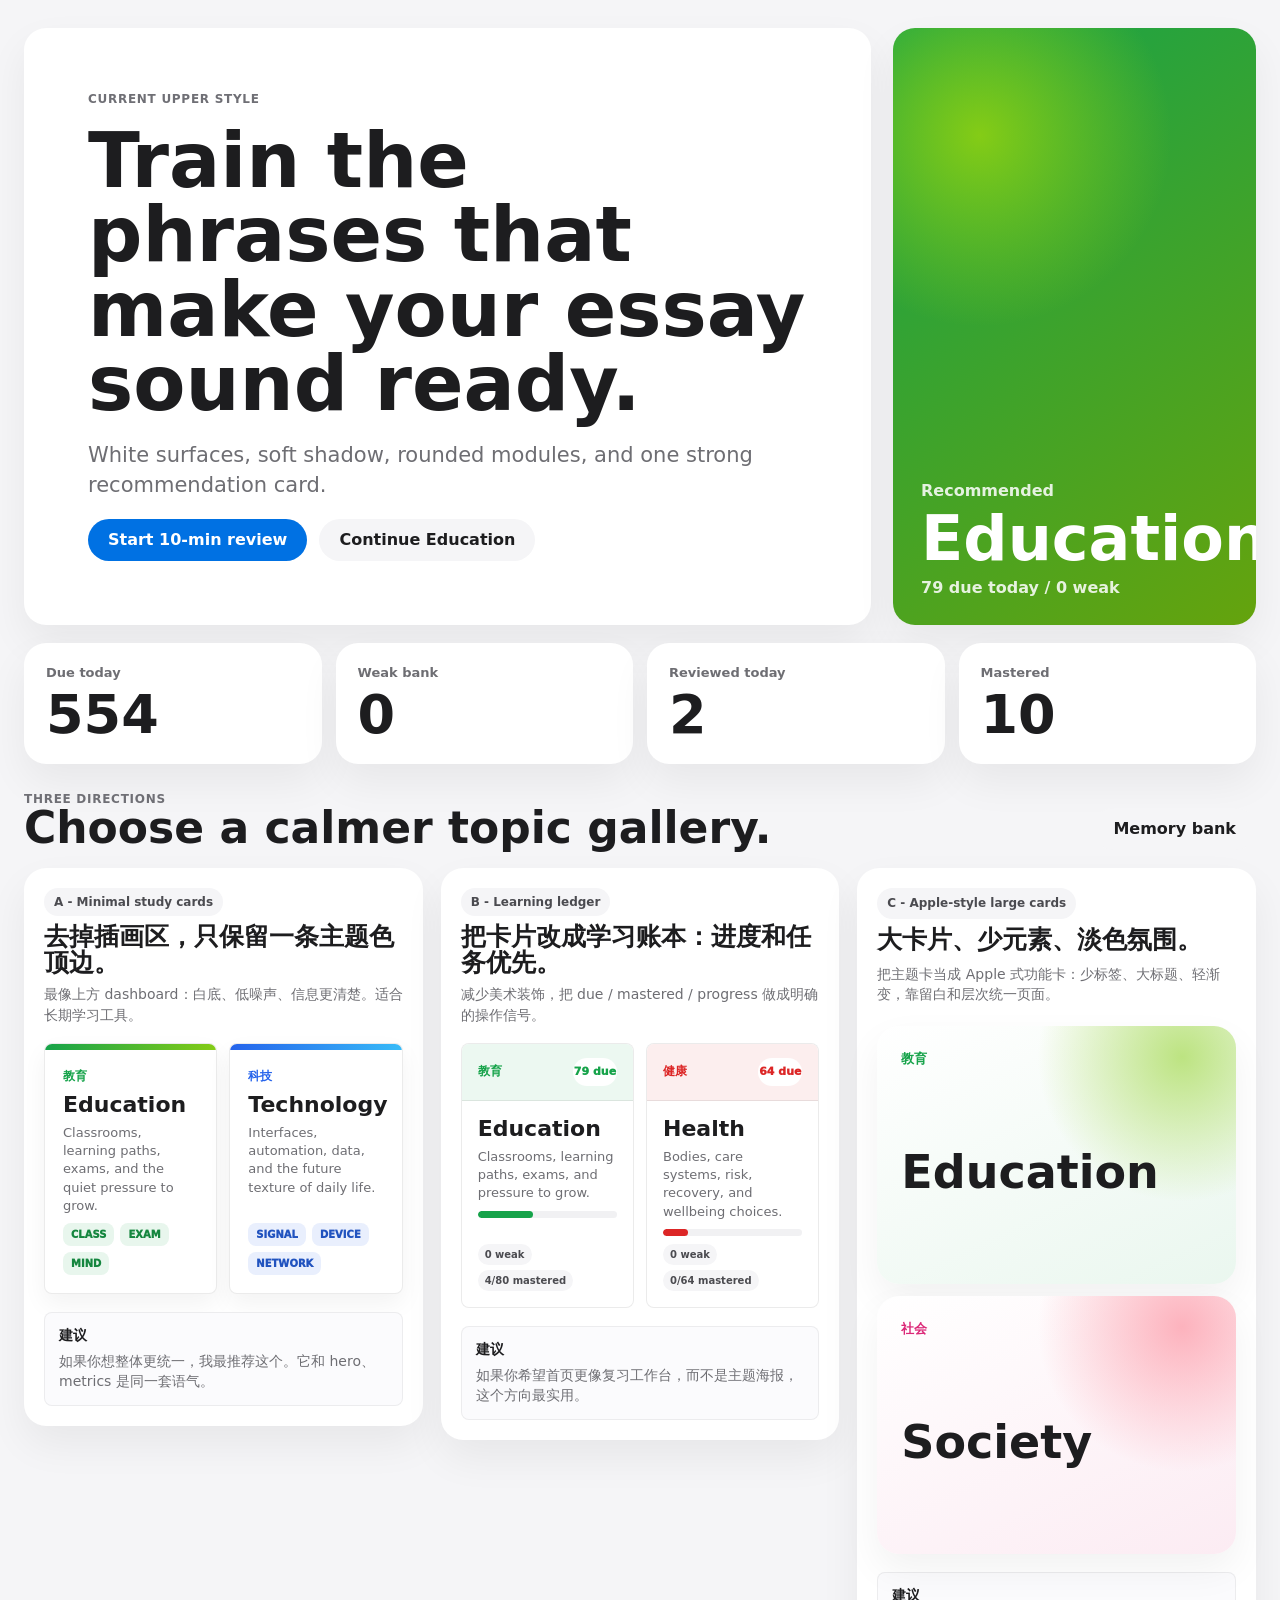
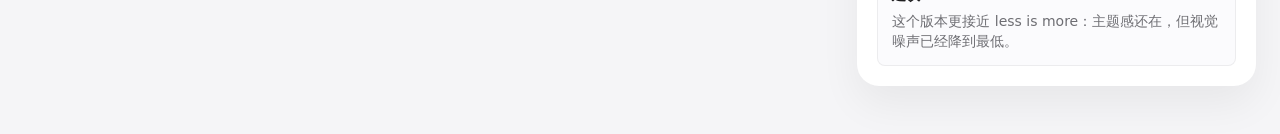
<file: project-artifacts/visual-previews/workbench/html/topic-gallery-style-preview.html>
<!doctype html>
<html lang="zh-CN">
<head>
  <meta charset="utf-8">
  <meta name="viewport" content="width=device-width, initial-scale=1">
  <title>Topic Gallery Style Preview</title>
  <style>
    :root {
      color-scheme: light;
      --bg: #f5f5f7;
      --panel: #fff;
      --ink: #1d1d1f;
      --muted: #6e6e73;
      --line: rgba(0, 0, 0, 0.08);
      --shadow: 0 18px 42px rgba(0, 0, 0, 0.06);
      --blue: #0071e3;
      font-family: Inter, ui-sans-serif, system-ui, -apple-system, BlinkMacSystemFont, "Segoe UI", sans-serif;
    }

    * {
      box-sizing: border-box;
    }

    body {
      margin: 0;
      background: var(--bg);
      color: var(--ink);
    }

    button {
      font: inherit;
    }

    .page {
      display: grid;
      gap: 18px;
      width: min(100% - 48px, 1420px);
      margin: 0 auto;
      padding: 28px 0 48px;
    }

    .store-hero {
      display: grid;
      grid-template-columns: minmax(0, 1.4fr) minmax(280px, 0.6fr);
      gap: 22px;
      align-items: stretch;
    }

    .store-hero-copy,
    .store-feature,
    .metric,
    .preview-card {
      border-radius: 22px;
      background: #fff;
      box-shadow: var(--shadow);
    }

    .store-hero-copy {
      display: grid;
      align-content: center;
      gap: 18px;
      min-height: 260px;
      padding: clamp(28px, 5vw, 64px);
    }

    .eyebrow {
      margin: 0;
      color: #6f6f75;
      font-size: 12px;
      font-weight: 900;
      letter-spacing: 0.06em;
      text-transform: uppercase;
    }

    h1,
    h2,
    h3,
    p {
      margin: 0;
    }

    h1 {
      max-width: 760px;
      font-size: clamp(42px, 6vw, 76px);
      line-height: 0.98;
      letter-spacing: 0;
    }

    .store-hero-copy > p:not(.eyebrow) {
      max-width: 680px;
      color: var(--muted);
      font-size: clamp(16px, 2vw, 21px);
      line-height: 1.45;
    }

    .actions {
      display: flex;
      gap: 12px;
      flex-wrap: wrap;
    }

    .pill {
      min-height: 42px;
      padding: 0 20px;
      border: 0;
      border-radius: 999px;
      background: #f5f5f7;
      color: #1d1d1f;
      font-weight: 850;
    }

    .pill.primary {
      background: var(--blue);
      color: #fff;
    }

    .store-feature {
      display: grid;
      align-content: end;
      gap: 8px;
      min-height: 260px;
      padding: 28px;
      color: #fff;
      background:
        radial-gradient(circle at 24% 18%, #84cc16, transparent 34%),
        linear-gradient(145deg, #16a34a, #65a30d);
      overflow: hidden;
    }

    .store-feature span {
      font-weight: 850;
      opacity: 0.86;
    }

    .store-feature strong {
      font-size: clamp(40px, 5vw, 62px);
      line-height: 1;
    }

    .metrics {
      display: grid;
      grid-template-columns: repeat(4, minmax(0, 1fr));
      gap: 14px;
    }

    .metric {
      display: grid;
      gap: 8px;
      min-height: 112px;
      padding: 22px;
    }

    .metric span {
      color: var(--muted);
      font-size: 13px;
      font-weight: 850;
    }

    .metric strong {
      font-size: clamp(34px, 5vw, 54px);
      line-height: 1;
    }

    .section-head {
      display: flex;
      align-items: end;
      justify-content: space-between;
      gap: 16px;
      padding-top: 10px;
    }

    .section-head h2 {
      font-size: clamp(30px, 4vw, 44px);
      line-height: 1;
    }

    .preview-grid {
      display: grid;
      grid-template-columns: repeat(3, minmax(0, 1fr));
      gap: 18px;
      align-items: start;
    }

    .preview-card {
      display: grid;
      gap: 18px;
      padding: 20px;
    }

    .preview-card header {
      display: grid;
      gap: 8px;
      min-height: 120px;
    }

    .option-label {
      display: inline-flex;
      width: fit-content;
      min-height: 28px;
      align-items: center;
      padding: 0 10px;
      border-radius: 999px;
      background: #f5f5f7;
      color: #4b4b50;
      font-size: 12px;
      font-weight: 900;
    }

    .preview-card h3 {
      font-size: 25px;
      line-height: 1.05;
    }

    .preview-card p {
      color: var(--muted);
      font-size: 14px;
      line-height: 1.45;
    }

    .mini-gallery {
      display: grid;
      grid-template-columns: repeat(2, minmax(0, 1fr));
      gap: 12px;
    }

    .topic-card {
      --topic: #16a34a;
      --accent: #84cc16;
      display: grid;
      min-height: 238px;
      border: 1px solid var(--line);
      border-radius: 8px;
      background: #fff;
      color: var(--ink);
      overflow: hidden;
      text-align: left;
    }

    .topic-card strong {
      font-size: 22px;
      line-height: 1.05;
    }

    .topic-card small {
      color: var(--topic);
      font-size: 12px;
      font-weight: 950;
    }

    .topic-card p {
      font-size: 13px;
      line-height: 1.4;
    }

    .chips {
      display: flex;
      gap: 5px;
      flex-wrap: wrap;
      align-self: end;
    }

    .chips span {
      padding: 5px 7px;
      border-radius: 999px;
      background: #f5f5f7;
      color: #4b4b50;
      font-size: 10px;
      font-weight: 850;
    }

    .a-card {
      grid-template-rows: 6px 1fr;
      box-shadow: 0 10px 24px rgba(0, 0, 0, 0.05);
    }

    .a-card::before {
      content: "";
      background: linear-gradient(90deg, var(--topic), var(--accent));
    }

    .a-body {
      display: grid;
      grid-template-rows: auto auto 1fr auto;
      gap: 8px;
      padding: 18px;
    }

    .a-card .word-strip {
      display: flex;
      gap: 6px;
      flex-wrap: wrap;
      align-self: end;
    }

    .a-card .word-strip span {
      padding: 6px 8px;
      border-radius: 8px;
      background: color-mix(in srgb, var(--topic), #fff 90%);
      color: color-mix(in srgb, var(--topic), #111 20%);
      font-size: 10px;
      font-weight: 950;
      text-transform: uppercase;
    }

    .b-card {
      grid-template-rows: auto 1fr;
      box-shadow: none;
    }

    .b-head {
      display: flex;
      align-items: center;
      justify-content: space-between;
      gap: 8px;
      padding: 14px 16px;
      border-bottom: 1px solid var(--line);
      background: color-mix(in srgb, var(--topic), #fff 92%);
    }

    .b-head span {
      display: inline-grid;
      place-items: center;
      min-width: 44px;
      height: 28px;
      border-radius: 999px;
      background: #fff;
      color: var(--topic);
      font-size: 11px;
      font-weight: 950;
    }

    .b-body {
      display: grid;
      grid-template-rows: auto auto 1fr auto;
      gap: 8px;
      padding: 16px;
    }

    .progress {
      height: 7px;
      border-radius: 999px;
      background: #f1f1f3;
      overflow: hidden;
    }

    .progress::before {
      content: "";
      display: block;
      width: var(--progress, 18%);
      height: 100%;
      border-radius: inherit;
      background: var(--topic);
    }

    .c-gallery {
      display: grid;
      gap: 12px;
    }

    .c-card {
      position: relative;
      min-height: 258px;
      grid-template-rows: auto 1fr;
      gap: 18px;
      padding: 24px;
      border: 0;
      border-radius: 22px;
      background:
        radial-gradient(circle at 85% 12%, color-mix(in srgb, var(--accent), #fff 46%), transparent 38%),
        linear-gradient(155deg, #fff 0%, color-mix(in srgb, var(--topic), #fff 91%) 100%);
      box-shadow: 0 16px 38px rgba(0, 0, 0, 0.055);
      overflow: hidden;
    }

    .c-topline {
      display: flex;
      align-items: center;
      justify-content: flex-start;
      gap: 10px;
    }

    .c-topline small {
      font-size: 13px;
      font-weight: 950;
    }

    .c-card .c-topic-title {
      align-self: center;
      max-width: 260px;
      color: #1d1d1f;
      font-size: clamp(32px, 4.4vw, 46px);
      line-height: 0.98;
      letter-spacing: 0;
    }

    .recommendation {
      border: 1px solid rgba(0, 0, 0, 0.06);
      border-radius: 8px;
      padding: 14px;
      background: #fbfbfd;
    }

    .recommendation strong {
      display: block;
      margin-bottom: 6px;
      font-size: 14px;
    }

    @media (max-width: 1050px) {
      .store-hero,
      .preview-grid {
        grid-template-columns: 1fr;
      }

      .metrics,
      .mini-gallery {
        grid-template-columns: repeat(2, minmax(0, 1fr));
      }
    }

    @media (max-width: 640px) {
      .page {
        width: min(100% - 24px, 1420px);
      }

      .metrics,
      .mini-gallery {
        grid-template-columns: 1fr;
      }
    }
  </style>
</head>
<body>
  <main class="page">
    <section class="store-hero" aria-label="Current visual context">
      <div class="store-hero-copy">
        <p class="eyebrow">Current upper style</p>
        <h1>Train the phrases that make your essay sound ready.</h1>
        <p>White surfaces, soft shadow, rounded modules, and one strong recommendation card.</p>
        <div class="actions">
          <button class="pill primary" type="button">Start 10-min review</button>
          <button class="pill" type="button">Continue Education</button>
        </div>
      </div>
      <div class="store-feature">
        <span>Recommended</span>
        <strong>Education</strong>
        <span>79 due today / 0 weak</span>
      </div>
    </section>

    <section class="metrics" aria-label="Study summary">
      <article class="metric"><span>Due today</span><strong>554</strong></article>
      <article class="metric"><span>Weak bank</span><strong>0</strong></article>
      <article class="metric"><span>Reviewed today</span><strong>2</strong></article>
      <article class="metric"><span>Mastered</span><strong>10</strong></article>
    </section>

    <div class="section-head">
      <div>
        <p class="eyebrow">Three directions</p>
        <h2>Choose a calmer topic gallery.</h2>
      </div>
      <button class="pill" type="button">Memory bank</button>
    </div>

    <section class="preview-grid" aria-label="Topic gallery visual options">
      <article class="preview-card">
        <header>
          <span class="option-label">A - Minimal study cards</span>
          <h3>去掉插画区，只保留一条主题色顶边。</h3>
          <p>最像上方 dashboard：白底、低噪声、信息更清楚。适合长期学习工具。</p>
        </header>
        <div class="mini-gallery">
          <article class="topic-card a-card" style="--topic:#16a34a;--accent:#84cc16">
            <div class="a-body">
              <small>教育</small>
              <strong>Education</strong>
              <p>Classrooms, learning paths, exams, and the quiet pressure to grow.</p>
              <div class="word-strip"><span>Class</span><span>Exam</span><span>Mind</span></div>
            </div>
          </article>
          <article class="topic-card a-card" style="--topic:#2563eb;--accent:#38bdf8">
            <div class="a-body">
              <small>科技</small>
              <strong>Technology</strong>
              <p>Interfaces, automation, data, and the future texture of daily life.</p>
              <div class="word-strip"><span>Signal</span><span>Device</span><span>Network</span></div>
            </div>
          </article>
        </div>
        <div class="recommendation">
          <strong>建议</strong>
          <p>如果你想整体更统一，我最推荐这个。它和 hero、metrics 是同一套语气。</p>
        </div>
      </article>

      <article class="preview-card">
        <header>
          <span class="option-label">B - Learning ledger</span>
          <h3>把卡片改成学习账本：进度和任务优先。</h3>
          <p>减少美术装饰，把 due / mastered / progress 做成明确的操作信号。</p>
        </header>
        <div class="mini-gallery">
          <article class="topic-card b-card" style="--topic:#16a34a;--accent:#84cc16;--progress:40%">
            <div class="b-head"><small>教育</small><span>79 due</span></div>
            <div class="b-body">
              <strong>Education</strong>
              <p>Classrooms, learning paths, exams, and pressure to grow.</p>
              <div class="progress"></div>
              <div class="chips"><span>0 weak</span><span>4/80 mastered</span></div>
            </div>
          </article>
          <article class="topic-card b-card" style="--topic:#dc2626;--accent:#f97316;--progress:18%">
            <div class="b-head"><small>健康</small><span>64 due</span></div>
            <div class="b-body">
              <strong>Health</strong>
              <p>Bodies, care systems, risk, recovery, and wellbeing choices.</p>
              <div class="progress"></div>
              <div class="chips"><span>0 weak</span><span>0/64 mastered</span></div>
            </div>
          </article>
        </div>
        <div class="recommendation">
          <strong>建议</strong>
          <p>如果你希望首页更像复习工作台，而不是主题海报，这个方向最实用。</p>
        </div>
      </article>

      <article class="preview-card">
        <header>
          <span class="option-label">C - Apple-style large cards</span>
          <h3>大卡片、少元素、淡色氛围。</h3>
          <p>把主题卡当成 Apple 式功能卡：少标签、大标题、轻渐变，靠留白和层次统一页面。</p>
        </header>
        <div class="c-gallery">
          <article class="topic-card c-card" style="--topic:#16a34a;--accent:#84cc16">
            <div class="c-topline"><small>教育</small></div>
            <strong class="c-topic-title">Education</strong>
          </article>
          <article class="topic-card c-card" style="--topic:#db2777;--accent:#fb7185">
            <div class="c-topline"><small>社会</small></div>
            <strong class="c-topic-title">Society</strong>
          </article>
        </div>
        <div class="recommendation">
          <strong>建议</strong>
          <p>这个版本更接近 less is more：主题感还在，但视觉噪声已经降到最低。</p>
        </div>
      </article>
    </section>
  </main>
</body>
</html>
</file>
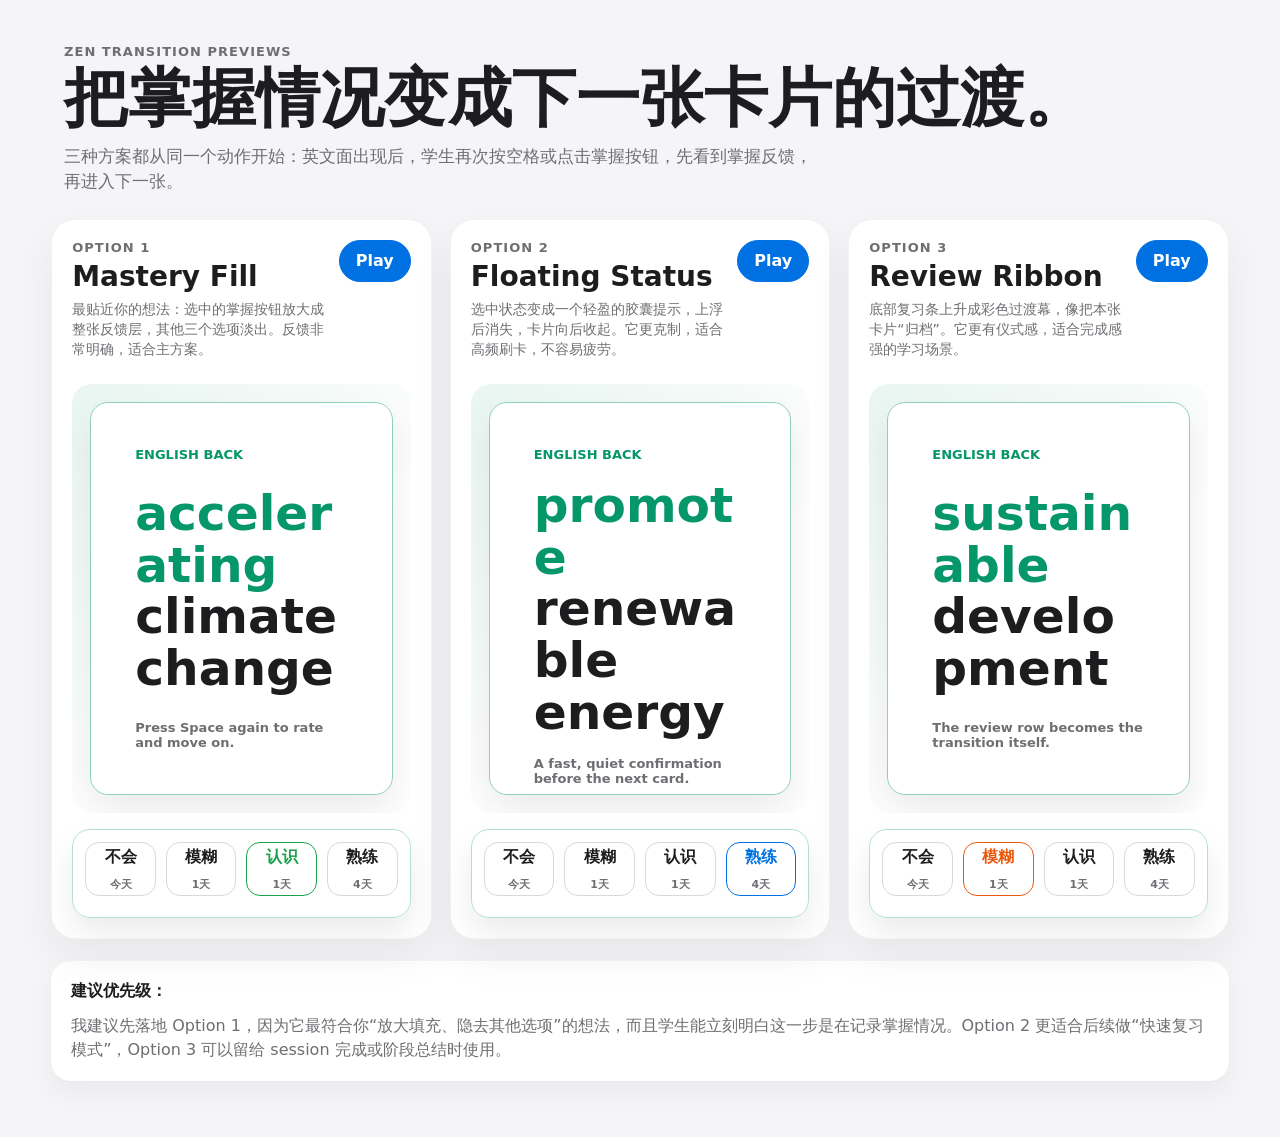
<file: project-artifacts/visual-previews/workbench/html/transition-animation-previews.html>
<!doctype html>
<html lang="zh-CN">
<head>
  <meta charset="utf-8">
  <meta name="viewport" content="width=device-width, initial-scale=1">
  <title>Zen Card Transition Animation Previews</title>
  <style>
    :root {
      --bg: #f5f5f7;
      --ink: #1d1d1f;
      --muted: #6e6e73;
      --panel: #ffffff;
      --line: #d8d8df;
      --topic: #059669;
      --shadow: 0 22px 54px rgba(0, 0, 0, 0.1);
    }

    * {
      box-sizing: border-box;
    }

    body {
      margin: 0;
      min-height: 100vh;
      background: var(--bg);
      color: var(--ink);
      font-family: Inter, "Segoe UI", system-ui, -apple-system, BlinkMacSystemFont, "Noto Sans SC", sans-serif;
    }

    header {
      display: flex;
      align-items: end;
      justify-content: space-between;
      gap: 24px;
      padding: 44px clamp(20px, 5vw, 72px) 24px;
    }

    .eyebrow {
      margin: 0 0 8px;
      color: var(--muted);
      font-size: 13px;
      font-weight: 850;
      letter-spacing: 0.08em;
      text-transform: uppercase;
    }

    h1 {
      margin: 0;
      font-size: clamp(34px, 5vw, 68px);
      line-height: 0.98;
      letter-spacing: 0;
    }

    .header-copy {
      max-width: 760px;
      margin: 14px 0 0;
      color: var(--muted);
      font-size: 17px;
      line-height: 1.5;
    }

    main {
      display: grid;
      gap: 22px;
      padding: 0 clamp(16px, 4vw, 56px) 56px;
    }

    .preview-grid {
      display: grid;
      grid-template-columns: repeat(3, minmax(0, 1fr));
      gap: 18px;
    }

    .preview {
      --rating: #16a34a;
      position: relative;
      display: grid;
      gap: 16px;
      min-height: 720px;
      padding: 20px;
      border: 1px solid rgba(0, 0, 0, 0.05);
      border-radius: 24px;
      background: var(--panel);
      box-shadow: 0 18px 42px rgba(0, 0, 0, 0.06);
      overflow: hidden;
    }

    .preview-head {
      display: flex;
      align-items: start;
      justify-content: space-between;
      gap: 12px;
    }

    h2 {
      margin: 0;
      font-size: 28px;
      line-height: 1;
    }

    .preview-copy {
      margin: 8px 0 0;
      color: var(--muted);
      font-size: 14px;
      line-height: 1.45;
    }

    button {
      height: 42px;
      border: 1px solid var(--line);
      border-radius: 999px;
      padding: 0 16px;
      background: #fff;
      color: var(--ink);
      font: inherit;
      font-weight: 850;
      cursor: pointer;
      transition: transform 180ms ease, border-color 180ms ease, color 180ms ease, background 180ms ease;
    }

    button:hover,
    button:focus-visible {
      transform: translateY(-1px);
      border-color: var(--topic);
      color: var(--topic);
      outline: 0;
    }

    .play-button {
      flex: 0 0 auto;
      border-color: #0071e3;
      background: #0071e3;
      color: #fff;
    }

    .play-button:hover,
    .play-button:focus-visible {
      color: #fff;
    }

    .stage {
      position: relative;
      display: grid;
      align-items: stretch;
      min-height: 420px;
      border-radius: 20px;
      background:
        linear-gradient(135deg, color-mix(in srgb, var(--topic), #fff 91%), #fff 60%);
      overflow: hidden;
    }

    .card {
      position: absolute;
      inset: 18px;
      display: grid;
      grid-template-rows: auto 1fr auto;
      gap: 18px;
      padding: clamp(22px, 4vw, 44px);
      border: 1px solid color-mix(in srgb, var(--topic), #fff 55%);
      border-radius: 18px;
      background: #fff;
      box-shadow: 0 18px 38px rgba(0, 0, 0, 0.08);
      transform-origin: center;
    }

    .next-card {
      opacity: 0;
      transform: translateX(38px) scale(0.96);
    }

    .card-label {
      color: var(--topic);
      font-size: 13px;
      font-weight: 900;
      text-transform: uppercase;
    }

    .card-text {
      align-self: center;
      max-width: 100%;
      font-size: clamp(30px, 3.8vw, 54px);
      line-height: 1.06;
      font-weight: 850;
      overflow-wrap: anywhere;
      word-break: break-word;
    }

    .card-text span {
      color: var(--topic);
    }

    .card-hint {
      color: var(--muted);
      font-size: 13px;
      font-weight: 800;
    }

    .review-row {
      position: relative;
      z-index: 3;
      display: grid;
      grid-template-columns: repeat(4, minmax(0, 1fr));
      gap: 10px;
      padding: 12px;
      border: 1px solid color-mix(in srgb, var(--topic), #fff 70%);
      border-radius: 18px;
      background: rgba(255, 255, 255, 0.9);
      box-shadow: 0 16px 32px rgba(0, 0, 0, 0.08);
    }

    .rating {
      display: grid;
      place-items: center;
      height: 54px;
      border-radius: 14px;
      background: #fff;
    }

    .rating small {
      display: block;
      margin-top: 2px;
      color: var(--muted);
      font-size: 11px;
    }

    .rating[data-rating="again"] {
      --rating-color: #dc2626;
    }

    .rating[data-rating="hard"] {
      --rating-color: #ea580c;
    }

    .rating[data-rating="good"] {
      --rating-color: #16a34a;
    }

    .rating[data-rating="easy"] {
      --rating-color: #0071e3;
    }

    .selected {
      --rating: var(--rating-color);
      border-color: var(--rating-color);
      color: var(--rating-color);
    }

    .mastery-fill,
    .mastery-pill,
    .mastery-ribbon {
      pointer-events: none;
      position: absolute;
      z-index: 2;
      color: #fff;
      font-weight: 950;
    }

    .mastery-fill {
      inset: auto 18px 18px;
      display: grid;
      place-items: center;
      height: 54px;
      border-radius: 18px;
      background: var(--rating);
      transform: translateY(86px) scale(0.86);
      opacity: 0;
    }

    .mastery-pill {
      left: 50%;
      bottom: 98px;
      display: inline-grid;
      place-items: center;
      min-width: 150px;
      height: 54px;
      border-radius: 999px;
      background: var(--rating);
      transform: translate(-50%, 18px) scale(0.8);
      opacity: 0;
      box-shadow: 0 16px 38px color-mix(in srgb, var(--rating), transparent 58%);
    }

    .mastery-ribbon {
      left: 0;
      right: 0;
      bottom: 0;
      display: grid;
      align-items: center;
      height: 0;
      padding: 0 26px;
      background: var(--rating);
      opacity: 0;
      overflow: hidden;
    }

    .mastery-ribbon span {
      display: flex;
      justify-content: space-between;
      gap: 16px;
    }

    .preview.is-running .review-row .rating {
      animation: optionFade 760ms ease forwards;
    }

    .preview.is-running .review-row .rating.selected {
      animation: selectedHold 760ms ease forwards;
    }

    .preview.is-running .current-card {
      animation: cardBreathe 760ms ease forwards;
    }

    .preview.is-running .next-card {
      animation: nextCardIn 760ms ease 540ms forwards;
    }

    .preview.fill.is-running .mastery-fill {
      animation: fillUp 920ms cubic-bezier(0.2, 0.8, 0.2, 1) forwards;
    }

    .preview.pill.is-running .mastery-pill {
      animation: pillFloat 920ms cubic-bezier(0.18, 0.9, 0.2, 1) forwards;
    }

    .preview.ribbon.is-running .mastery-ribbon {
      animation: ribbonRise 920ms cubic-bezier(0.2, 0.8, 0.2, 1) forwards;
    }

    .preview.pill.is-running .current-card {
      animation: cardSink 760ms ease forwards;
    }

    .preview.ribbon.is-running .current-card {
      animation: cardSlideLeft 820ms ease forwards;
    }

    @keyframes optionFade {
      to {
        opacity: 0;
        transform: scale(0.88);
      }
    }

    @keyframes selectedHold {
      0% {
        opacity: 1;
        transform: scale(1);
      }

      45% {
        opacity: 1;
        transform: scale(1.08);
      }

      100% {
        opacity: 0;
        transform: scale(1.18);
      }
    }

    @keyframes cardBreathe {
      0% {
        transform: scale(1);
        opacity: 1;
      }

      55% {
        transform: scale(0.975);
        opacity: 0.92;
      }

      100% {
        transform: translateY(-12px) scale(0.96);
        opacity: 0;
      }
    }

    @keyframes cardSink {
      0% {
        transform: scale(1);
        opacity: 1;
      }

      100% {
        transform: translateY(18px) scale(0.94);
        opacity: 0;
      }
    }

    @keyframes cardSlideLeft {
      0% {
        transform: translateX(0);
        opacity: 1;
      }

      100% {
        transform: translateX(-44px) scale(0.96);
        opacity: 0;
      }
    }

    @keyframes nextCardIn {
      to {
        opacity: 1;
        transform: translateX(0) scale(1);
      }
    }

    @keyframes fillUp {
      0% {
        opacity: 0;
        transform: translateY(86px) scale(0.86);
      }

      45% {
        opacity: 1;
        transform: translateY(0) scale(1);
      }

      100% {
        inset: 18px;
        height: auto;
        border-radius: 18px;
        opacity: 0.96;
        transform: translateY(0) scale(1);
      }
    }

    @keyframes pillFloat {
      0% {
        opacity: 0;
        transform: translate(-50%, 18px) scale(0.8);
      }

      45% {
        opacity: 1;
        transform: translate(-50%, 0) scale(1.08);
      }

      100% {
        opacity: 0;
        transform: translate(-50%, -84px) scale(0.92);
      }
    }

    @keyframes ribbonRise {
      0% {
        height: 0;
        opacity: 0;
      }

      42% {
        height: 88px;
        opacity: 1;
      }

      100% {
        height: 100%;
        opacity: 0.96;
      }
    }

    .notes {
      display: grid;
      gap: 10px;
      padding: 18px 20px;
      border-radius: 20px;
      background: #fff;
      color: var(--muted);
      line-height: 1.55;
      box-shadow: 0 12px 28px rgba(0, 0, 0, 0.05);
    }

    .notes strong {
      color: var(--ink);
    }

    @media (max-width: 1180px) {
      .preview-grid {
        grid-template-columns: 1fr;
      }

      .preview {
        min-height: 660px;
      }
    }

    @media (max-width: 640px) {
      header {
        align-items: start;
        flex-direction: column;
      }

      .preview {
        min-height: 620px;
        padding: 14px;
        border-radius: 18px;
      }

      .preview-head {
        flex-direction: column;
      }

      .play-button {
        width: 100%;
      }

      .stage {
        min-height: 360px;
      }

      .card {
        inset: 12px;
        padding: 18px;
      }

      .card-text {
        font-size: clamp(30px, 10vw, 48px);
      }

      .review-row {
        grid-template-columns: repeat(2, minmax(0, 1fr));
      }
    }
  </style>
</head>
<body>
  <header>
    <div>
      <p class="eyebrow">Zen transition previews</p>
      <h1>把掌握情况变成下一张卡片的过渡。</h1>
      <p class="header-copy">三种方案都从同一个动作开始：英文面出现后，学生再次按空格或点击掌握按钮，先看到掌握反馈，再进入下一张。</p>
    </div>
  </header>

  <main>
    <section class="preview-grid" aria-label="Animation options">
      <article class="preview fill" data-default-rating="good">
        <div class="preview-head">
          <div>
            <p class="eyebrow">Option 1</p>
            <h2>Mastery Fill</h2>
            <p class="preview-copy">最贴近你的想法：选中的掌握按钮放大成整张反馈层，其他三个选项淡出。反馈非常明确，适合主方案。</p>
          </div>
          <button class="play-button" type="button">Play</button>
        </div>
        <div class="stage">
          <div class="card current-card">
            <span class="card-label">English back</span>
            <strong class="card-text"><span>accelerating</span><br>climate change</strong>
            <span class="card-hint">Press Space again to rate and move on.</span>
          </div>
          <div class="card next-card">
            <span class="card-label">Next card</span>
            <strong class="card-text"><span>reduce</span><br>carbon emissions</strong>
            <span class="card-hint">Ready for recall.</span>
          </div>
          <div class="mastery-fill">认识 · 下次 1 天后</div>
        </div>
        <div class="review-row">
          <button class="rating" data-rating="again" type="button">不会<small>今天</small></button>
          <button class="rating" data-rating="hard" type="button">模糊<small>1天</small></button>
          <button class="rating selected" data-rating="good" type="button">认识<small>1天</small></button>
          <button class="rating" data-rating="easy" type="button">熟练<small>4天</small></button>
        </div>
      </article>

      <article class="preview pill" data-default-rating="easy">
        <div class="preview-head">
          <div>
            <p class="eyebrow">Option 2</p>
            <h2>Floating Status</h2>
            <p class="preview-copy">选中状态变成一个轻盈的胶囊提示，上浮后消失，卡片向后收起。它更克制，适合高频刷卡，不容易疲劳。</p>
          </div>
          <button class="play-button" type="button">Play</button>
        </div>
        <div class="stage">
          <div class="card current-card">
            <span class="card-label">English back</span>
            <strong class="card-text"><span>promote</span><br>renewable energy</strong>
            <span class="card-hint">A fast, quiet confirmation before the next card.</span>
          </div>
          <div class="card next-card">
            <span class="card-label">Next card</span>
            <strong class="card-text"><span>strict</span><br>environmental rules</strong>
            <span class="card-hint">No break in practice rhythm.</span>
          </div>
          <div class="mastery-pill">熟练 · 4 天后</div>
        </div>
        <div class="review-row">
          <button class="rating" data-rating="again" type="button">不会<small>今天</small></button>
          <button class="rating" data-rating="hard" type="button">模糊<small>1天</small></button>
          <button class="rating" data-rating="good" type="button">认识<small>1天</small></button>
          <button class="rating selected" data-rating="easy" type="button">熟练<small>4天</small></button>
        </div>
      </article>

      <article class="preview ribbon" data-default-rating="hard">
        <div class="preview-head">
          <div>
            <p class="eyebrow">Option 3</p>
            <h2>Review Ribbon</h2>
            <p class="preview-copy">底部复习条上升成彩色过渡幕，像把本张卡片“归档”。它更有仪式感，适合完成感强的学习场景。</p>
          </div>
          <button class="play-button" type="button">Play</button>
        </div>
        <div class="stage">
          <div class="card current-card">
            <span class="card-label">English back</span>
            <strong class="card-text"><span>sustainable</span><br>development</strong>
            <span class="card-hint">The review row becomes the transition itself.</span>
          </div>
          <div class="card next-card">
            <span class="card-label">Next card</span>
            <strong class="card-text"><span>tackle</span><br>air pollution</strong>
            <span class="card-hint">The next task arrives from the right.</span>
          </div>
          <div class="mastery-ribbon"><span><strong>模糊</strong><em>加入弱项 · 1 天后复习</em></span></div>
        </div>
        <div class="review-row">
          <button class="rating" data-rating="again" type="button">不会<small>今天</small></button>
          <button class="rating selected" data-rating="hard" type="button">模糊<small>1天</small></button>
          <button class="rating" data-rating="good" type="button">认识<small>1天</small></button>
          <button class="rating" data-rating="easy" type="button">熟练<small>4天</small></button>
        </div>
      </article>
    </section>

    <section class="notes">
      <strong>建议优先级：</strong>
      <span>我建议先落地 Option 1，因为它最符合你“放大填充、隐去其他选项”的想法，而且学生能立刻明白这一步是在记录掌握情况。Option 2 更适合后续做“快速复习模式”，Option 3 可以留给 session 完成或阶段总结时使用。</span>
    </section>
  </main>

  <script>
    const ratingColors = {
      again: "#dc2626",
      hard: "#ea580c",
      good: "#16a34a",
      easy: "#0071e3"
    };

    function resetPreview(preview) {
      preview.classList.remove("is-running");
      preview.querySelectorAll(".rating").forEach((button) => button.classList.remove("selected"));
    }

    function playPreview(preview, rating) {
      resetPreview(preview);
      const selected = preview.querySelector(`[data-rating="${rating}"]`);
      if (selected) selected.classList.add("selected");
      preview.style.setProperty("--rating", ratingColors[rating] || ratingColors.good);
      void preview.offsetWidth;
      preview.classList.add("is-running");
      window.setTimeout(() => preview.classList.remove("is-running"), 1700);
    }

    document.querySelectorAll(".preview").forEach((preview) => {
      const defaultRating = preview.dataset.defaultRating || "good";
      preview.querySelector(".play-button").addEventListener("click", () => playPreview(preview, defaultRating));
      preview.querySelectorAll(".rating").forEach((button) => {
        button.addEventListener("click", () => playPreview(preview, button.dataset.rating));
      });
    });

    document.addEventListener("keydown", (event) => {
      if (event.code !== "Space") return;
      event.preventDefault();
      const first = document.querySelector(".preview");
      playPreview(first, first.dataset.defaultRating || "good");
    });
  </script>
</body>
</html>
</file>
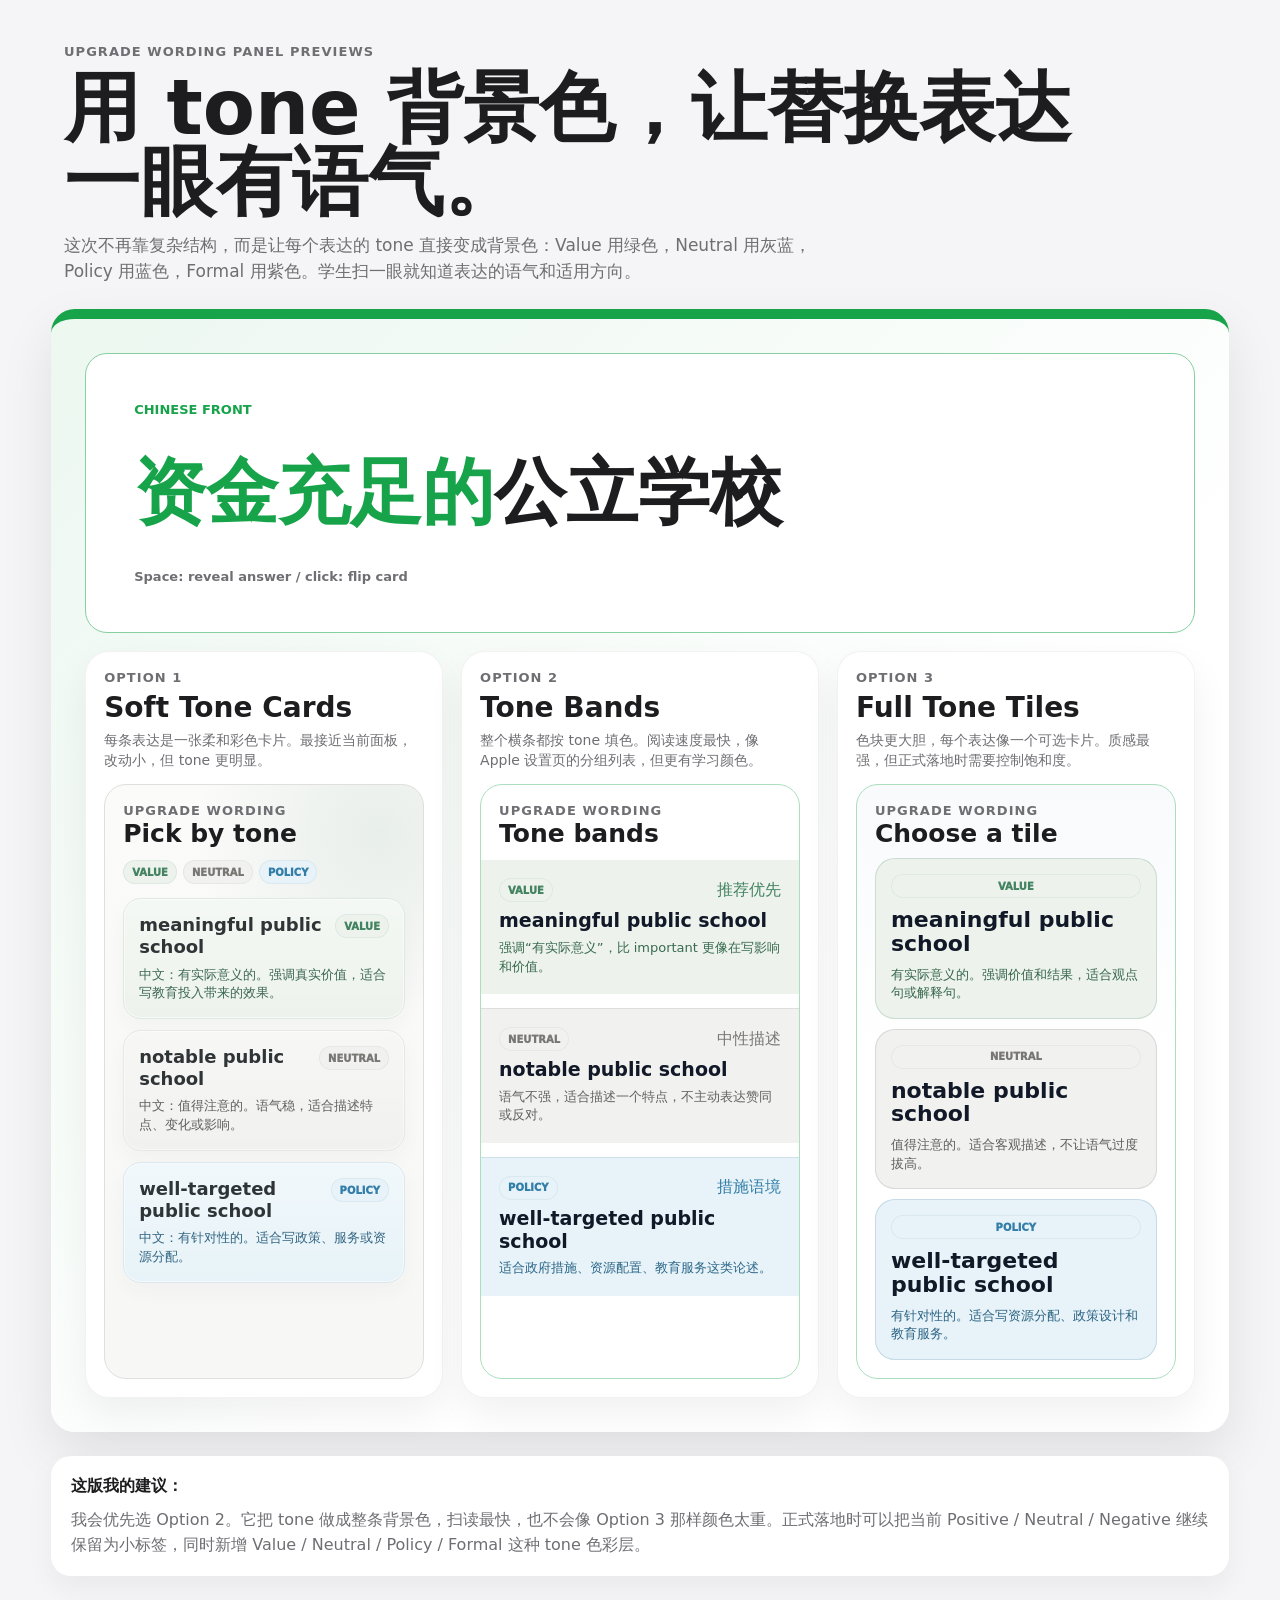
<file: project-artifacts/visual-previews/workbench/html/upgrade-wording-panel-previews.html>
<!doctype html>
<html lang="zh-CN">
<head>
  <meta charset="utf-8">
  <meta name="viewport" content="width=device-width, initial-scale=1">
  <title>Upgrade Wording Tone Fill Previews</title>
  <style>
    :root {
      --bg: #f5f5f7;
      --ink: #1d1d1f;
      --muted: #6e6e73;
      --panel: #ffffff;
      --line: #d9d9df;
      --topic: #16a34a;
      --tone-value: #edf3ec;
      --tone-value-ink: #448361;
      --tone-neutral: #f1f1ef;
      --tone-neutral-ink: #787774;
      --tone-policy: #e7f3f8;
      --tone-policy-ink: #337ea9;
      --tone-formal: #f6f3f8;
      --tone-formal-ink: #9065b0;
      --shadow: 0 22px 54px rgba(0, 0, 0, 0.09);
    }

    * {
      box-sizing: border-box;
    }

    body {
      margin: 0;
      min-height: 100vh;
      background: var(--bg);
      color: var(--ink);
      font-family: Inter, "Segoe UI", system-ui, -apple-system, BlinkMacSystemFont, "Noto Sans SC", sans-serif;
    }

    header {
      display: grid;
      gap: 12px;
      padding: 44px clamp(20px, 5vw, 72px) 24px;
    }

    .eyebrow {
      margin: 0;
      color: var(--muted);
      font-size: 13px;
      font-weight: 850;
      letter-spacing: 0.08em;
      text-transform: uppercase;
    }

    h1 {
      max-width: 1060px;
      margin: 0;
      font-size: clamp(36px, 6vw, 76px);
      line-height: 0.98;
      letter-spacing: 0;
    }

    .header-copy {
      max-width: 760px;
      margin: 0;
      color: var(--muted);
      font-size: 17px;
      line-height: 1.55;
    }

    main {
      display: grid;
      gap: 24px;
      padding: 0 clamp(16px, 4vw, 56px) 56px;
    }

    .preview-shell {
      display: grid;
      gap: 18px;
      padding: clamp(18px, 3vw, 34px);
      border-top: 10px solid var(--topic);
      border-radius: 24px;
      background:
        linear-gradient(135deg, color-mix(in srgb, var(--topic), #fff 92%), #fff 62%),
        var(--panel);
      box-shadow: var(--shadow);
    }

    .study-card {
      display: grid;
      grid-template-rows: auto 1fr auto;
      gap: 18px;
      min-height: 280px;
      padding: clamp(24px, 4vw, 48px);
      border: 1px solid color-mix(in srgb, var(--topic), #fff 48%);
      border-radius: 22px;
      background: #fff;
    }

    .card-label {
      color: var(--topic);
      font-size: 13px;
      font-weight: 900;
      text-transform: uppercase;
    }

    .card-text {
      align-self: center;
      font-size: clamp(38px, 6vw, 72px);
      line-height: 1.05;
      font-weight: 850;
      overflow-wrap: anywhere;
    }

    .card-text span {
      color: var(--topic);
    }

    .card-hint {
      color: var(--muted);
      font-size: 13px;
      font-weight: 800;
    }

    .panels {
      display: grid;
      grid-template-columns: repeat(3, minmax(0, 1fr));
      gap: 18px;
      align-items: stretch;
    }

    .panel-option {
      display: grid;
      grid-template-rows: auto 1fr;
      gap: 14px;
      min-height: 620px;
      padding: 18px;
      border: 1px solid rgba(0, 0, 0, 0.05);
      border-radius: 24px;
      background: #fff;
      box-shadow: 0 16px 38px rgba(0, 0, 0, 0.06);
    }

    .option-head {
      display: grid;
      gap: 8px;
    }

    .option-head h2 {
      margin: 0;
      font-size: 28px;
      line-height: 1.04;
    }

    .option-head p:not(.eyebrow) {
      margin: 0;
      color: var(--muted);
      font-size: 14px;
      line-height: 1.45;
    }

    .upgrade-panel {
      display: grid;
      align-content: start;
      gap: 14px;
      min-height: 500px;
      padding: 18px;
      border-radius: 22px;
      border: 1px solid color-mix(in srgb, var(--topic), #fff 64%);
      background: #fff;
      overflow: hidden;
    }

    .upgrade-title {
      display: flex;
      align-items: start;
      justify-content: space-between;
      gap: 12px;
    }

    .upgrade-title h3 {
      margin: 3px 0 0;
      font-size: 25px;
      line-height: 1;
    }

    .tone-key {
      display: flex;
      flex-wrap: wrap;
      gap: 6px;
    }

    .tone-key span,
    .tone-chip {
      display: inline-flex;
      align-items: center;
      justify-content: center;
      min-height: 24px;
      padding: 4px 9px;
      border-radius: 999px;
      font-size: 10px;
      font-weight: 950;
      text-transform: uppercase;
      white-space: nowrap;
    }

    .tone-value {
      --tone-bg: var(--tone-value);
      --tone-ink: var(--tone-value-ink);
    }

    .tone-neutral {
      --tone-bg: var(--tone-neutral);
      --tone-ink: var(--tone-neutral-ink);
    }

    .tone-policy {
      --tone-bg: var(--tone-policy);
      --tone-ink: var(--tone-policy-ink);
    }

    .tone-formal {
      --tone-bg: var(--tone-formal);
      --tone-ink: var(--tone-formal-ink);
    }

    .tone-key .tone-value,
    .tone-chip.tone-value,
    .tone-key .tone-neutral,
    .tone-chip.tone-neutral,
    .tone-key .tone-policy,
    .tone-chip.tone-policy,
    .tone-key .tone-formal,
    .tone-chip.tone-formal {
      background: var(--tone-bg);
      color: var(--tone-ink);
      box-shadow: inset 0 0 0 1px color-mix(in srgb, var(--tone-ink), #fff 82%);
    }

    .tone-card {
      display: grid;
      gap: 8px;
      padding: 15px;
      border-radius: 18px;
      background:
        linear-gradient(180deg, rgba(255, 255, 255, 0.42), rgba(255, 255, 255, 0)),
        var(--tone-bg);
      color: var(--tone-ink);
      border: 1px solid color-mix(in srgb, var(--tone-ink), #fff 82%);
      box-shadow:
        inset 0 0 0 1px rgba(255, 255, 255, 0.54),
        0 10px 20px rgba(43, 47, 51, 0.035);
    }

    .tone-card strong {
      color: #2f3437;
      font-size: 18px;
      line-height: 1.2;
      overflow-wrap: anywhere;
    }

    .tone-card p {
      margin: 0;
      color: color-mix(in srgb, var(--tone-ink), #2f3437 34%);
      font-size: 13px;
      line-height: 1.45;
    }

    .tone-card-head {
      display: flex;
      align-items: start;
      justify-content: space-between;
      gap: 10px;
    }

    .preview-a {
      background:
        radial-gradient(circle at 86% 8%, rgba(68, 131, 97, 0.10), transparent 30%),
        linear-gradient(180deg, #fbfbfa, #f7f7f5);
      border-color: #dfdfdd;
    }

    .soft-stack {
      display: grid;
      gap: 11px;
    }

    .preview-b {
      padding: 0;
      background: #fff;
    }

    .band-title {
      padding: 18px 18px 0;
    }

    .tone-band {
      display: grid;
      gap: 7px;
      padding: 18px;
      background: var(--tone-bg);
      color: var(--tone-ink);
      border-top: 1px solid color-mix(in srgb, var(--tone-ink), #fff 76%);
    }

    .tone-band:first-of-type {
      border-top: 0;
    }

    .tone-band strong {
      color: #111827;
      font-size: 19px;
      line-height: 1.2;
      overflow-wrap: anywhere;
    }

    .tone-band p {
      margin: 0;
      color: color-mix(in srgb, var(--tone-ink), #111 22%);
      font-size: 13px;
      line-height: 1.42;
    }

    .band-meta {
      display: flex;
      align-items: center;
      justify-content: space-between;
      gap: 10px;
    }

    .preview-c {
      gap: 12px;
      background:
        linear-gradient(180deg, #f8fafc, #fff 46%),
        #fff;
    }

    .tile-grid {
      display: grid;
      grid-template-columns: 1fr;
      gap: 10px;
    }

    .tone-tile {
      display: grid;
      gap: 10px;
      min-height: 126px;
      padding: 16px;
      border-radius: 20px;
      background: var(--tone-bg);
      color: var(--tone-ink);
      box-shadow: inset 0 0 0 1px color-mix(in srgb, var(--tone-ink), #fff 72%);
    }

    .tone-tile strong {
      color: #111827;
      font-size: 22px;
      line-height: 1.08;
      overflow-wrap: anywhere;
    }

    .tone-tile p {
      margin: 0;
      color: color-mix(in srgb, var(--tone-ink), #111 25%);
      font-size: 13px;
      line-height: 1.42;
    }

    .notes {
      display: grid;
      gap: 10px;
      padding: 18px 20px;
      border-radius: 20px;
      background: #fff;
      color: var(--muted);
      line-height: 1.55;
      box-shadow: 0 12px 28px rgba(0, 0, 0, 0.05);
    }

    .notes strong {
      color: var(--ink);
    }

    @media (max-width: 1180px) {
      .panels {
        grid-template-columns: repeat(3, minmax(320px, 82vw));
        overflow-x: auto;
        padding-bottom: 4px;
        scroll-snap-type: x mandatory;
      }

      .panel-option {
        scroll-snap-align: start;
      }
    }

    @media (max-width: 640px) {
      header {
        padding-inline: 18px;
      }

      main {
        padding-inline: 14px;
      }

      .preview-shell {
        padding: 14px;
        border-radius: 18px;
      }

      .study-card {
        min-height: 300px;
        padding: 18px;
      }

      .card-text {
        font-size: clamp(34px, 12vw, 52px);
      }

      .panels {
        grid-template-columns: repeat(3, minmax(300px, 88vw));
      }

      .panel-option {
        min-height: 580px;
      }
    }
  </style>
</head>
<body>
  <header>
    <p class="eyebrow">Upgrade wording panel previews</p>
    <h1>用 tone 背景色，让替换表达一眼有语气。</h1>
    <p class="header-copy">这次不再靠复杂结构，而是让每个表达的 tone 直接变成背景色：Value 用绿色，Neutral 用灰蓝，Policy 用蓝色，Formal 用紫色。学生扫一眼就知道表达的语气和适用方向。</p>
  </header>

  <main>
    <section class="preview-shell" aria-label="Zen context preview">
      <article class="study-card">
        <span class="card-label">Chinese front</span>
        <strong class="card-text"><span>资金充足的</span>公立学校</strong>
        <span class="card-hint">Space: reveal answer / click: flip card</span>
      </article>

      <div class="panels" aria-label="Tone fill design options">
        <article class="panel-option">
          <div class="option-head">
            <p class="eyebrow">Option 1</p>
            <h2>Soft Tone Cards</h2>
            <p>每条表达是一张柔和彩色卡片。最接近当前面板，改动小，但 tone 更明显。</p>
          </div>
          <section class="upgrade-panel preview-a">
            <div class="upgrade-title">
              <div>
                <p class="eyebrow">Upgrade wording</p>
                <h3>Pick by tone</h3>
              </div>
            </div>
            <div class="tone-key">
              <span class="tone-value">Value</span>
              <span class="tone-neutral">Neutral</span>
              <span class="tone-policy">Policy</span>
            </div>
            <div class="soft-stack">
              <article class="tone-card tone-value">
                <div class="tone-card-head">
                  <strong>meaningful public school</strong>
                  <span class="tone-chip tone-value">Value</span>
                </div>
                <p>中文：有实际意义的。强调真实价值，适合写教育投入带来的效果。</p>
              </article>
              <article class="tone-card tone-neutral">
                <div class="tone-card-head">
                  <strong>notable public school</strong>
                  <span class="tone-chip tone-neutral">Neutral</span>
                </div>
                <p>中文：值得注意的。语气稳，适合描述特点、变化或影响。</p>
              </article>
              <article class="tone-card tone-policy">
                <div class="tone-card-head">
                  <strong>well-targeted public school</strong>
                  <span class="tone-chip tone-policy">Policy</span>
                </div>
                <p>中文：有针对性的。适合写政策、服务或资源分配。</p>
              </article>
            </div>
          </section>
        </article>

        <article class="panel-option">
          <div class="option-head">
            <p class="eyebrow">Option 2</p>
            <h2>Tone Bands</h2>
            <p>整个横条都按 tone 填色。阅读速度最快，像 Apple 设置页的分组列表，但更有学习颜色。</p>
          </div>
          <section class="upgrade-panel preview-b">
            <div class="band-title">
              <div class="upgrade-title">
                <div>
                  <p class="eyebrow">Upgrade wording</p>
                  <h3>Tone bands</h3>
                </div>
              </div>
            </div>
            <article class="tone-band tone-value">
              <div class="band-meta">
                <span class="tone-chip tone-value">Value</span>
                <span>推荐优先</span>
              </div>
              <strong>meaningful public school</strong>
              <p>强调“有实际意义”，比 important 更像在写影响和价值。</p>
            </article>
            <article class="tone-band tone-neutral">
              <div class="band-meta">
                <span class="tone-chip tone-neutral">Neutral</span>
                <span>中性描述</span>
              </div>
              <strong>notable public school</strong>
              <p>语气不强，适合描述一个特点，不主动表达赞同或反对。</p>
            </article>
            <article class="tone-band tone-policy">
              <div class="band-meta">
                <span class="tone-chip tone-policy">Policy</span>
                <span>措施语境</span>
              </div>
              <strong>well-targeted public school</strong>
              <p>适合政府措施、资源配置、教育服务这类论述。</p>
            </article>
          </section>
        </article>

        <article class="panel-option">
          <div class="option-head">
            <p class="eyebrow">Option 3</p>
            <h2>Full Tone Tiles</h2>
            <p>色块更大胆，每个表达像一个可选卡片。质感最强，但正式落地时需要控制饱和度。</p>
          </div>
          <section class="upgrade-panel preview-c">
            <div class="upgrade-title">
              <div>
                <p class="eyebrow">Upgrade wording</p>
                <h3>Choose a tile</h3>
              </div>
            </div>
            <div class="tile-grid">
              <article class="tone-tile tone-value">
                <span class="tone-chip tone-value">Value</span>
                <strong>meaningful public school</strong>
                <p>有实际意义的。强调价值和结果，适合观点句或解释句。</p>
              </article>
              <article class="tone-tile tone-neutral">
                <span class="tone-chip tone-neutral">Neutral</span>
                <strong>notable public school</strong>
                <p>值得注意的。适合客观描述，不让语气过度拔高。</p>
              </article>
              <article class="tone-tile tone-policy">
                <span class="tone-chip tone-policy">Policy</span>
                <strong>well-targeted public school</strong>
                <p>有针对性的。适合写资源分配、政策设计和教育服务。</p>
              </article>
            </div>
          </section>
        </article>
      </div>
    </section>

    <section class="notes">
      <strong>这版我的建议：</strong>
      <span>我会优先选 Option 2。它把 tone 做成整条背景色，扫读最快，也不会像 Option 3 那样颜色太重。正式落地时可以把当前 Positive / Neutral / Negative 继续保留为小标签，同时新增 Value / Neutral / Policy / Formal 这种 tone 色彩层。</span>
    </section>
  </main>
</body>
</html>
</file>
<file: web-source/styles.css>
:root {
  --bg: #f5f5f7;
  --ink: #202124;
  --muted: #6e6e73;
  --panel: #ffffff;
  --line: #d9d9df;
  --shadow: 0 18px 46px rgba(0, 0, 0, 0.08);
}

* {
  box-sizing: border-box;
}

body {
  margin: 0;
  min-height: 100vh;
  background: var(--bg);
  color: var(--ink);
  font-family: Inter, "Segoe UI", system-ui, -apple-system, BlinkMacSystemFont, "Noto Sans SC", sans-serif;
}

.app-header {
  display: flex;
  align-items: flex-end;
  justify-content: space-between;
  gap: 24px;
  padding: 42px clamp(20px, 5vw, 72px) 28px;
  border-bottom: 0;
  background: rgba(245, 245, 247, 0.86);
  backdrop-filter: blur(18px);
}

.is-study-mode .app-header {
  display: none;
}

.is-study-mode .app-header h1 {
  font-size: clamp(28px, 3vw, 38px);
}

.is-study-mode .eyebrow,
.is-study-mode .page-subtitle {
  color: rgba(255, 255, 255, 0.82);
}

.is-study-mode .eyebrow {
  display: none;
}

.is-study-mode .page-subtitle {
  display: none;
  max-width: min(760px, 58vw);
  margin-top: 8px;
  font-size: 15px;
  white-space: nowrap;
  overflow: hidden;
  text-overflow: ellipsis;
}

.is-study-mode .stats {
  min-width: 92px;
  padding: 8px 12px;
  border-color: rgba(255, 255, 255, 0.32);
  background: rgba(255, 255, 255, 0.14);
  color: #fff;
}

.is-study-mode .study-nav {
  display: none;
}

.eyebrow {
  margin: 0 0 8px;
  color: var(--muted);
  font-size: 13px;
  font-weight: 800;
  letter-spacing: 0.08em;
  text-transform: uppercase;
}

h1 {
  margin: 0;
  font-size: clamp(36px, 5vw, 66px);
  line-height: 1;
  letter-spacing: 0;
}

.header-topic-button {
  display: inline-flex;
  align-items: center;
  max-width: min(78vw, 760px);
  margin: -4px -8px;
  padding: 4px 8px;
  border: 1px solid transparent;
  border-radius: 8px;
  background: transparent;
  color: inherit;
  font: inherit;
  line-height: inherit;
  letter-spacing: inherit;
  text-align: left;
  cursor: pointer;
}

.header-topic-button span {
  display: block;
  overflow: hidden;
  text-overflow: ellipsis;
  white-space: nowrap;
}

.header-topic-button:hover,
.header-topic-button:focus-visible {
  background: rgba(20, 20, 24, 0.06);
  outline: none;
}

.is-study-mode .header-topic-button {
  margin: -5px -10px;
  padding: 5px 10px;
  border-color: rgba(255, 255, 255, 0.3);
  background: rgba(255, 255, 255, 0.12);
}

.is-study-mode .header-topic-button:hover,
.is-study-mode .header-topic-button:focus-visible {
  background: rgba(255, 255, 255, 0.2);
  box-shadow: 0 0 0 3px rgba(255, 255, 255, 0.16);
}

.page-subtitle {
  max-width: 760px;
  margin: 14px 0 0;
  color: var(--muted);
  font-size: clamp(15px, 2vw, 18px);
  line-height: 1.5;
}

.stats {
  display: inline-flex;
  align-items: center;
  gap: 8px;
  min-width: 104px;
  padding: 12px 16px;
  border: 1px solid var(--line);
  border-radius: 8px;
  background: var(--panel);
  color: var(--muted);
  font-weight: 900;
  justify-content: center;
}

main {
  padding: 30px clamp(16px, 4vw, 56px) 58px;
}

.is-study-mode main {
  padding-top: clamp(20px, 3vw, 34px);
}

.is-landing-mode .app-header {
  display: none;
}

.is-landing-mode main,
.is-bank-mode main {
  width: min(1240px, calc(100vw - 32px));
  margin: 0 auto;
  padding: 18px 0 24px;
}

.is-bank-mode .app-header {
  display: none;
}

.topic-landing {
  display: grid;
  gap: 22px;
}

.landing-intro {
  max-width: 900px;
}

.landing-intro h2 {
  margin: 0;
  max-width: 820px;
  font-size: clamp(28px, 4vw, 52px);
  line-height: 1.04;
  letter-spacing: 0;
}

.store-hero {
  display: grid;
  grid-template-columns: minmax(0, 1.4fr) minmax(280px, 0.6fr);
  gap: 22px;
  align-items: stretch;
}

.store-hero-copy,
.store-feature,
.dashboard-strip article {
  border-radius: 22px;
  background: #fff;
  box-shadow: 0 18px 42px rgba(0, 0, 0, 0.06);
}

.store-hero-copy {
  display: grid;
  align-content: center;
  gap: 18px;
  min-height: 360px;
  padding: clamp(28px, 5vw, 64px);
}

.store-hero-copy h2 {
  max-width: 780px;
  margin: 0;
  font-size: clamp(38px, 6vw, 74px);
  line-height: 0.98;
  letter-spacing: 0;
}

.store-hero-copy p:not(.eyebrow) {
  max-width: 680px;
  margin: 0;
  color: var(--muted);
  font-size: clamp(16px, 2vw, 21px);
  line-height: 1.45;
}

.store-actions {
  display: flex;
  gap: 12px;
  flex-wrap: wrap;
}

.store-primary,
.store-secondary,
.store-link-button {
  border-radius: 999px;
  padding: 0 20px;
}

.store-primary {
  border-color: #0071e3;
  background: #0071e3;
  color: #fff;
}

.store-primary:hover,
.store-primary:focus-visible {
  border-color: #0071e3;
  color: #fff;
  box-shadow: 0 14px 28px rgba(0, 113, 227, 0.22);
}

.store-secondary,
.store-link-button {
  border-color: transparent;
  background: #f5f5f7;
  color: #1d1d1f;
}

.store-feature {
  --topic: #2563eb;
  --accent: #38bdf8;
  display: grid;
  align-content: end;
  gap: 8px;
  min-height: 360px;
  padding: 28px;
  color: #fff;
  background:
    radial-gradient(circle at 24% 18%, color-mix(in srgb, var(--accent), #fff 18%), transparent 34%),
    linear-gradient(145deg, color-mix(in srgb, var(--topic), #111 8%), color-mix(in srgb, var(--accent), #111 18%));
  overflow: hidden;
  text-align: left;
  transition: transform 220ms ease, box-shadow 220ms ease, filter 220ms ease;
}

.store-feature:hover,
.store-feature:focus-visible {
  color: #fff;
  transform: translateY(-3px);
  box-shadow: 0 24px 54px color-mix(in srgb, var(--topic), transparent 74%);
  filter: saturate(1.04);
  outline: 0;
}

.store-feature:active {
  transform: translateY(-1px) scale(0.992);
}

.store-feature-kicker {
  font-size: 13px;
  font-weight: 850;
  opacity: 0.82;
}

.store-feature strong {
  font-size: clamp(36px, 5vw, 62px);
  line-height: 1;
}

.store-feature span:last-child {
  font-weight: 850;
  opacity: 0.86;
}

.dashboard-strip {
  display: grid;
  grid-template-columns: repeat(4, minmax(0, 1fr));
  gap: 14px;
}

.dashboard-strip article {
  display: grid;
  gap: 8px;
  min-height: 124px;
  padding: 22px;
}

.dashboard-strip span {
  color: var(--muted);
  font-size: 13px;
  font-weight: 850;
}

.dashboard-strip strong {
  font-size: clamp(34px, 5vw, 54px);
  line-height: 1;
}

.store-section-heading {
  display: flex;
  align-items: end;
  justify-content: space-between;
  gap: 16px;
}

.store-section-heading h3 {
  margin: 0;
  font-size: clamp(28px, 4vw, 44px);
  line-height: 1;
}

.topic-gallery {
  display: grid;
  grid-template-columns: repeat(5, minmax(160px, 1fr));
  gap: 14px;
}

.topic-tile {
  --topic: #2563eb;
  --accent: #38bdf8;
  position: relative;
  display: grid;
  grid-template-rows: 156px 1fr;
  min-height: 352px;
  height: auto;
  padding: 0;
  border: 1px solid color-mix(in srgb, var(--topic), #ffffff 66%);
  border-radius: 8px;
  overflow: hidden;
  background: var(--panel);
  color: var(--ink);
  text-align: left;
  box-shadow: 0 12px 28px rgba(37, 31, 22, 0.08);
  cursor: pointer;
  animation: tile-in 420ms ease both;
  animation-delay: var(--delay);
}

.topic-tile:hover,
.topic-tile:focus-visible {
  transform: translateY(-3px);
  border-color: var(--topic);
  box-shadow: var(--shadow);
  outline: 0;
}

.tile-visual {
  position: relative;
  display: block;
  min-height: 156px;
  background:
    linear-gradient(135deg, color-mix(in srgb, var(--topic), #111 18%), color-mix(in srgb, var(--accent), #fff 18%));
  overflow: hidden;
}

.concept-plane,
.concept-line,
.concept-tag {
  position: absolute;
  display: block;
}

.concept-plane {
  border: 1px solid rgba(255, 255, 255, 0.48);
  background: rgba(255, 255, 255, 0.14);
  transform: skewX(-12deg);
}

.plane-a {
  width: 66%;
  height: 62px;
  left: -8%;
  top: 24px;
}

.plane-b {
  width: 58%;
  height: 46px;
  right: -9%;
  bottom: 24px;
}

.concept-line {
  height: 2px;
  background: rgba(255, 255, 255, 0.74);
  transform-origin: left center;
}

.concept-line-a {
  width: 78%;
  left: 18px;
  top: 36px;
  transform: rotate(-10deg);
}

.concept-line-b {
  width: 62%;
  right: 18px;
  bottom: 44px;
  transform: rotate(-10deg);
}

.concept-tag {
  max-width: 90px;
  padding: 6px 8px;
  border: 1px solid rgba(255, 255, 255, 0.46);
  border-radius: 8px;
  background: rgba(255, 255, 255, 0.18);
  color: #fff;
  font-size: 11px;
  font-weight: 900;
  text-transform: uppercase;
  overflow: hidden;
  text-overflow: ellipsis;
  white-space: nowrap;
}

.tag-a {
  left: 18px;
  bottom: 18px;
}

.tag-b {
  right: 16px;
  top: 18px;
}

.tag-c {
  left: 50%;
  top: 72px;
  transform: translateX(-50%);
}

.tile-content {
  display: grid;
  grid-template-rows: auto auto 1fr auto;
  gap: 8px;
  min-height: 196px;
  padding: 18px;
}

.tile-kicker {
  color: var(--topic);
  font-size: 13px;
  font-weight: 900;
}

.tile-title {
  font-size: 24px;
  font-weight: 950;
  line-height: 1.1;
}

.tile-copy {
  color: var(--muted);
  font-size: 14px;
  line-height: 1.42;
}

.tile-count {
  justify-self: start;
  padding: 7px 10px;
  border-left: 6px solid var(--topic);
  background: color-mix(in srgb, var(--topic), #fff 91%);
  color: color-mix(in srgb, var(--topic), #111 24%);
  font-size: 12px;
  font-weight: 900;
}

.topic-gallery {
  gap: 18px;
}

.topic-tile {
  grid-template-rows: 132px 1fr;
  min-height: 330px;
  border-color: rgba(0, 0, 0, 0.04);
  border-radius: 22px;
  box-shadow: 0 12px 28px rgba(0, 0, 0, 0.06);
}

.topic-tile:hover,
.topic-tile:focus-visible {
  transform: translateY(-4px);
}

.tile-visual {
  min-height: 132px;
}

.tile-content {
  min-height: 198px;
  padding: 20px;
}

.tile-title {
  font-size: 26px;
}

.tile-metrics {
  display: flex;
  gap: 6px;
  flex-wrap: wrap;
  align-self: end;
}

.tile-metrics span {
  padding: 6px 8px;
  border-radius: 999px;
  background: #f5f5f7;
  color: #4b4b50;
  font-size: 11px;
  font-weight: 850;
}

.topic-gallery {
  grid-template-columns: none;
  grid-auto-flow: column;
  grid-auto-columns: clamp(280px, 28vw, 380px);
  gap: 16px;
  overflow-x: auto;
  overflow-y: hidden;
  padding: 2px 2px 16px;
  scroll-snap-type: x proximity;
  scrollbar-width: thin;
  scrollbar-color: rgba(29, 29, 31, 0.18) transparent;
}

.topic-gallery::-webkit-scrollbar {
  height: 8px;
}

.topic-gallery::-webkit-scrollbar-track {
  background: transparent;
}

.topic-gallery::-webkit-scrollbar-thumb {
  border-radius: 999px;
  background: rgba(29, 29, 31, 0.18);
}

.topic-tile {
  grid-template-rows: 1fr;
  min-height: 238px;
  padding: 24px;
  border: 0;
  border-radius: 22px;
  background:
    radial-gradient(circle at 84% 14%, color-mix(in srgb, var(--accent), #fff 46%), transparent 38%),
    linear-gradient(155deg, #fff 0%, color-mix(in srgb, var(--topic), #fff 91%) 100%);
  box-shadow: 0 16px 38px rgba(0, 0, 0, 0.055);
  animation: none;
  scroll-snap-align: start;
}

.topic-tile:hover,
.topic-tile:focus-visible {
  transform: translateY(-4px);
  box-shadow: 0 22px 48px rgba(0, 0, 0, 0.075);
}

.tile-visual,
.tile-copy,
.tile-metrics {
  display: none;
}

.tile-content {
  grid-template-rows: auto 1fr;
  gap: 18px;
  min-height: 100%;
  padding: 0;
}

.tile-kicker {
  font-size: 13px;
  font-weight: 950;
}

.tile-title {
  align-self: center;
  max-width: 100%;
  font-size: clamp(34px, 4vw, 52px);
  line-height: 1;
  letter-spacing: 0;
  overflow-wrap: anywhere;
}

.topic-reel-hero {
  display: grid;
  grid-template-columns: minmax(220px, 0.42fr) minmax(560px, 1.58fr);
  gap: 18px;
  align-items: stretch;
}

.topic-reel-hero .topic-quick-stack,
.topic-reel-hero .topic-reel-window {
  min-height: 510px;
  border-radius: 22px;
  background: #fff;
  box-shadow: 0 18px 42px rgba(0, 0, 0, 0.06);
}

.topic-reel-hero .topic-quick-stack {
  display: grid;
  grid-template-rows: minmax(0, 1fr);
  gap: 14px;
  background: transparent;
  box-shadow: none;
}

.topic-reel-hero .topic-quick-card {
  display: grid;
  align-content: center;
  gap: 10px;
  height: auto;
  padding: clamp(24px, 3vw, 42px);
  border: 0;
  border-radius: 22px;
  box-shadow: 0 18px 42px rgba(0, 0, 0, 0.06);
  color: var(--ink);
  line-height: 0.98;
  letter-spacing: 0;
  text-align: left;
}

.topic-reel-hero .topic-memory-card {
  background:
    radial-gradient(circle at 82% 16%, rgba(0, 113, 227, 0.14), transparent 34%),
    linear-gradient(155deg, #fff, #f5f8ff);
}

.topic-reel-hero .topic-recent-card {
  background:
    radial-gradient(circle at 80% 20%, rgba(124, 58, 237, 0.14), transparent 34%),
    linear-gradient(155deg, #fff, #f8f5ff);
}

.topic-reel-hero .topic-quick-card span,
.topic-reel-hero .topic-quick-card em {
  color: var(--muted);
  font-size: 12px;
  font-weight: 950;
  font-style: normal;
  text-transform: uppercase;
}

.topic-reel-hero .topic-quick-card strong {
  max-width: 100%;
  font-size: clamp(30px, 2.7vw, 42px);
  font-weight: 950;
  line-height: 0.98;
  overflow-wrap: normal;
  word-break: normal;
}

.topic-reel-hero .topic-quick-card:hover,
.topic-reel-hero .topic-quick-card:focus-visible {
  outline: 0;
  transform: translateY(-3px);
  box-shadow: 0 24px 58px rgba(0, 0, 0, 0.08);
}

.topic-reel-hero .topic-reel-copy {
  display: grid;
  align-content: center;
  gap: 14px;
  min-height: 360px;
  max-width: none;
  padding: clamp(28px, 4vw, 52px);
}

.topic-reel-copy h2,
.topic-reel-copy h4 {
  margin: 0;
  font-size: clamp(40px, 5vw, 68px);
  line-height: 0.92;
  letter-spacing: 0;
}

.topic-reel-hero .topic-reel-window {
  align-content: center;
  max-height: none;
  padding: 18px;
}

.topic-reel-hero .topic-reel-card {
  min-height: 74px;
  padding: 14px 24px;
}

.topic-reel-hero .topic-reel-card.is-active {
  grid-template-columns: minmax(0, 1fr) auto;
  align-items: center;
  align-content: center;
  gap: 20px;
  min-height: 126px;
}

.topic-reel-hero .topic-reel-card strong {
  margin-top: 5px;
  font-size: clamp(32px, 4vw, 52px);
}

.topic-reel-hero .topic-reel-meta {
  margin-top: 6px;
}

.topic-reel-picker {
  display: grid;
  grid-template-columns: minmax(320px, 0.72fr) minmax(0, 1fr);
  gap: 34px;
  align-items: center;
  min-height: 620px;
  padding: 24px;
  border-radius: 28px;
  background:
    linear-gradient(180deg, #f8f8fa, #fff),
    radial-gradient(circle at 78% 24%, rgba(250, 204, 21, 0.16), transparent 34%);
}

.topic-reel-copy {
  display: grid;
  gap: 18px;
  align-content: center;
  max-width: 620px;
}

.topic-reel-copy p:not(.eyebrow) {
  margin: 0;
  color: var(--muted);
  font-size: 16px;
  line-height: 1.35;
  font-weight: 850;
}

.topic-reel-actions {
  display: flex;
  gap: 10px;
  flex-wrap: wrap;
}

.topic-reel-window {
  position: relative;
  display: grid;
  max-height: none;
  padding: 18px;
  border-radius: 22px;
  background: #fff;
  box-shadow: 0 18px 42px rgba(0, 0, 0, 0.06);
  overflow: hidden;
}

.topic-reel-window::before,
.topic-reel-window::after {
  position: absolute;
  right: 0;
  left: 0;
  z-index: 4;
  height: 82px;
  content: "";
  pointer-events: none;
}

.topic-reel-window::before {
  top: 0;
  background: linear-gradient(180deg, #fff, transparent);
}

.topic-reel-window::after {
  bottom: 0;
  background: linear-gradient(0deg, #fff, transparent);
}

.topic-reel-list {
  display: grid;
  gap: 10px;
  transform: translate3d(0, 0, 0);
  backface-visibility: hidden;
  will-change: transform;
}

.topic-reel-card {
  --topic: #2563eb;
  --accent: #38bdf8;
  --reel-opacity: 0.28;
  display: grid;
  align-content: center;
  min-height: 74px;
  height: auto;
  padding: 14px 24px;
  border: 0;
  border-radius: 18px;
  background:
    radial-gradient(circle at 84% 20%, color-mix(in srgb, var(--accent), #fff 44%), transparent 40%),
    color-mix(in srgb, var(--topic), #fff 91%);
  color: var(--ink);
  text-align: left;
  opacity: var(--reel-opacity);
  transform: none;
  transition:
    opacity 260ms ease,
    transform 320ms cubic-bezier(0.2, 0.72, 0.18, 1),
    box-shadow 320ms ease;
}

.topic-reel-card:hover,
.topic-reel-card:focus-visible {
  opacity: 0.82;
  outline: 0;
  transform: translateY(-1px);
}

.topic-reel-card.is-active {
  position: relative;
  z-index: 2;
  --reel-opacity: 1;
  grid-template-columns: minmax(0, 1fr) auto;
  align-items: center;
  align-content: center;
  gap: 20px;
  min-height: 126px;
  opacity: 1;
  box-shadow: 0 22px 54px color-mix(in srgb, var(--topic), transparent 84%);
}

.topic-reel-card.is-active:hover,
.topic-reel-card.is-active:focus-visible {
  transform: translateY(-2px) scale(1);
}

.topic-reel-card.is-far {
  --reel-opacity: 0.18;
}

.topic-reel-window.is-morphing .topic-reel-list {
  pointer-events: none;
}

.topic-reel-card.is-morph-card {
  transform-origin: top left;
  transform:
    translate3d(var(--morph-x, 0), var(--morph-y, 0), 0)
    scale(var(--morph-scale-x, 1), var(--morph-scale-y, 1));
  transition: none;
  will-change: transform, opacity, box-shadow;
}

.topic-reel-card.is-morph-new {
  opacity: 0;
  transform: translate3d(0, 18px, 0) scale(0.96);
  transition: none;
  will-change: transform, opacity;
}

.topic-reel-card.is-morph-card.is-morph-playing,
.topic-reel-card.is-morph-new.is-morph-playing {
  opacity: var(--reel-opacity);
  transform: translate3d(0, 0, 0) scale(1);
  transition:
    transform 360ms cubic-bezier(0.16, 0.9, 0.18, 1),
    opacity 240ms ease,
    box-shadow 360ms ease;
}

.topic-reel-kicker,
.topic-reel-meta {
  display: block;
  color: color-mix(in srgb, var(--topic), #111 30%);
  font-size: 12px;
  font-weight: 900;
}

.topic-reel-card strong {
  display: block;
  margin-top: 5px;
  color: color-mix(in srgb, var(--topic), #111 12%);
  font-size: clamp(32px, 4vw, 52px);
  line-height: 1;
  letter-spacing: 0;
}

.subtopic-reel-card strong {
  font-size: clamp(22px, 2.7vw, 38px);
  line-height: 1.05;
}

.subtopic-phrase-preview {
  display: block;
  margin-top: 8px;
  color: color-mix(in srgb, var(--topic), #111 30%);
  font-size: 13px;
  font-weight: 850;
  line-height: 1.25;
}

.recent-topic-page {
  --topic: #2563eb;
  --accent: #38bdf8;
  display: grid;
  grid-template-columns: minmax(310px, 0.46fr) minmax(0, 1.54fr);
  gap: 18px;
  align-items: stretch;
  min-height: var(--recent-stage-height, 520px);
}

.recent-topic-sidebar {
  display: grid;
  grid-template-rows: minmax(138px, auto);
  gap: 14px;
  min-height: var(--recent-stage-height, 520px);
}

.recent-topic-inline {
  --topic: #2563eb;
  --accent: #38bdf8;
  display: grid;
  grid-template-columns: minmax(180px, 0.28fr) minmax(0, 1fr);
  gap: 14px;
  align-items: stretch;
  padding: 16px;
  border: 1px solid color-mix(in srgb, var(--topic), #fff 68%);
  border-radius: 22px;
  background:
    radial-gradient(circle at 88% 18%, color-mix(in srgb, var(--accent), #fff 78%), transparent 34%),
    linear-gradient(145deg, color-mix(in srgb, var(--topic), #fff 92%), rgba(255, 255, 255, 0.94));
  box-shadow: 0 18px 42px rgba(0, 0, 0, 0.055);
}

.recent-topic-inline[hidden] {
  display: none;
}

.recent-inline-heading {
  display: grid;
  align-content: center;
  gap: 8px;
  min-height: 124px;
  padding: 18px;
  border-radius: 16px;
  background: rgba(255, 255, 255, 0.52);
}

.recent-inline-heading span {
  color: color-mix(in srgb, var(--topic), #111 34%);
  font-size: 12px;
  font-weight: 950;
  text-transform: uppercase;
}

.recent-inline-heading strong {
  color: color-mix(in srgb, var(--topic), #111 12%);
  font-size: clamp(28px, 3vw, 42px);
  font-weight: 950;
  line-height: 0.98;
}

.recent-inline-list {
  display: grid;
  grid-template-columns: repeat(3, minmax(0, 1fr));
  gap: 10px;
}

.recent-inline-card {
  display: grid;
  align-content: center;
  gap: 6px;
  min-height: 124px;
  height: auto;
  padding: 16px;
  border: 1px solid color-mix(in srgb, var(--topic), #fff 72%);
  border-radius: 16px;
  background: rgba(255, 255, 255, 0.68);
  color: color-mix(in srgb, var(--topic), #111 16%);
  text-align: left;
  overflow: hidden;
}

.recent-inline-card:hover,
.recent-inline-card:focus-visible,
.recent-inline-card.is-active {
  border-color: color-mix(in srgb, var(--topic), #fff 42%);
  background: color-mix(in srgb, var(--topic), #fff 88%);
  color: color-mix(in srgb, var(--topic), #111 10%);
  transform: translateY(-2px);
  outline: 0;
}

.recent-inline-card span,
.recent-inline-card em {
  color: color-mix(in srgb, var(--topic), #111 38%);
  font-size: 11px;
  font-style: normal;
  font-weight: 950;
}

.recent-inline-card strong {
  font-size: clamp(15px, 1.35vw, 20px);
  font-weight: 950;
  line-height: 1.08;
}

.recent-topic-page .recent-side-card {
  display: grid;
  align-content: center;
  gap: 9px;
  min-height: 138px;
  padding: 22px 28px;
  border: 0;
  border-radius: 16px;
  background:
    radial-gradient(circle at 82% 16%, rgba(0, 113, 227, 0.12), transparent 34%),
    linear-gradient(155deg, #fff, #f5f8ff);
  box-shadow: 0 18px 42px rgba(0, 0, 0, 0.06);
  color: var(--ink);
  text-align: left;
}

.recent-topic-page .recent-side-card span,
.recent-topic-page .recent-side-card em {
  display: block;
  color: var(--muted);
  font-size: 12px;
  font-style: normal;
  font-weight: 950;
  text-transform: uppercase;
}

.recent-topic-page .recent-side-card strong {
  display: block;
  font-size: clamp(25px, 2.1vw, 32px);
  font-weight: 950;
  line-height: 0.98;
}

.recent-topic-tabs {
  display: grid;
  grid-template-columns: repeat(2, minmax(0, 1fr));
  grid-auto-rows: minmax(0, 1fr);
  gap: 8px;
  align-content: start;
  min-height: 0;
  padding: 12px;
  border-radius: 22px;
  background: #fff;
  box-shadow: 0 18px 42px rgba(0, 0, 0, 0.06);
  overflow: hidden;
}

.recent-topic-tab {
  --topic: #2563eb;
  --accent: #38bdf8;
  display: grid;
  grid-template-columns: minmax(0, 1fr) auto;
  gap: 2px 8px;
  align-items: center;
  min-height: 0;
  padding: 9px 10px;
  border: 0;
  border-left: 7px solid color-mix(in srgb, var(--topic), #fff 18%);
  border-radius: 12px;
  background: color-mix(in srgb, var(--topic), #fff 93%);
  color: color-mix(in srgb, var(--topic), #111 14%);
  text-align: left;
}

.recent-topic-tab span {
  color: color-mix(in srgb, var(--topic), #111 38%);
  font-size: 11px;
  font-weight: 950;
}

.recent-topic-tab strong {
  font-size: 14px;
  font-weight: 950;
  line-height: 1.08;
}

.recent-topic-tab em {
  grid-row: 1 / span 2;
  grid-column: 2;
  display: grid;
  width: 30px;
  height: 30px;
  border-radius: 10px;
  background: rgba(255, 255, 255, 0.72);
  color: color-mix(in srgb, var(--topic), #111 18%);
  font-size: 14px;
  font-style: normal;
  font-weight: 950;
  place-items: center;
}

.recent-topic-tab:hover,
.recent-topic-tab:focus-visible,
.recent-topic-tab.is-active {
  outline: 0;
  border-left-color: var(--topic);
  background:
    radial-gradient(circle at 86% 24%, color-mix(in srgb, var(--accent), #fff 42%), transparent 42%),
    color-mix(in srgb, var(--topic), #fff 87%);
  transform: translateY(-1px);
}

.recent-focus-stage {
  display: grid;
  grid-template-columns: minmax(0, 1fr) minmax(250px, 0.52fr);
  gap: 14px;
  min-height: var(--recent-stage-height, 520px);
}

.recent-focus-card {
  display: grid;
  align-content: center;
  gap: 22px;
  min-height: var(--recent-stage-height, 520px);
  padding: clamp(24px, 3vw, 40px);
  border: 0;
  border-radius: 22px;
  background:
    radial-gradient(circle at 88% 18%, color-mix(in srgb, var(--accent), #fff 42%), transparent 38%),
    linear-gradient(150deg, color-mix(in srgb, var(--topic), #fff 84%), #fff 58%);
  box-shadow: 0 18px 42px rgba(0, 0, 0, 0.06);
  color: color-mix(in srgb, var(--topic), #111 12%);
  text-align: left;
}

.recent-focus-card:hover,
.recent-focus-card:focus-visible {
  outline: 0;
  transform: translateY(-2px);
  box-shadow: 0 24px 58px color-mix(in srgb, var(--topic), transparent 78%);
}

.recent-focus-kicker {
  color: color-mix(in srgb, var(--topic), #111 34%);
  font-size: 13px;
  font-weight: 950;
}

.recent-focus-card h2 {
  max-width: 760px;
  margin: 0;
  color: color-mix(in srgb, var(--topic), #111 10%);
  font-size: clamp(36px, 4.2vw, 58px);
  line-height: 0.96;
  letter-spacing: 0;
}

.recent-focus-card p {
  margin: 0;
  color: color-mix(in srgb, var(--topic), #111 28%);
  font-size: clamp(22px, 2vw, 30px);
  font-weight: 950;
  line-height: 1.05;
}

.recent-stack {
  display: grid;
  gap: 10px;
  grid-auto-rows: minmax(0, 1fr);
  min-height: var(--recent-stage-height, 520px);
}

.recent-topic-page.is-dense-related .recent-focus-stage {
  grid-template-columns: minmax(0, 1fr) minmax(330px, 0.72fr);
}

.recent-topic-page.is-dense-related .recent-stack {
  grid-template-columns: repeat(2, minmax(0, 1fr));
  grid-auto-rows: minmax(0, 1fr);
}

.recent-subtopic-card {
  display: grid;
  align-content: center;
  gap: 7px;
  width: 100%;
  height: 100%;
  min-height: 0;
  padding: 15px 18px;
  border: 0;
  border-radius: 18px;
  background:
    radial-gradient(circle at 88% 18%, color-mix(in srgb, var(--accent), #fff 55%), transparent 38%),
    color-mix(in srgb, var(--topic), #fff 92%);
  box-shadow: 0 14px 32px rgba(0, 0, 0, 0.05);
  color: color-mix(in srgb, var(--topic), #111 18%);
  text-align: left;
  overflow: hidden;
}

.recent-subtopic-card:hover,
.recent-subtopic-card:focus-visible {
  outline: 0;
  transform: translateX(-2px);
  background: color-mix(in srgb, var(--topic), #fff 88%);
}

.recent-subtopic-card span,
.recent-subtopic-card em {
  color: color-mix(in srgb, var(--topic), #111 38%);
  font-size: 12px;
  font-style: normal;
  font-weight: 950;
}

.recent-subtopic-card strong {
  color: color-mix(in srgb, var(--topic), #111 14%);
  font-size: clamp(16px, 1.45vw, 22px);
  font-weight: 950;
  line-height: 1.02;
}

.recent-topic-page.is-dense-related .recent-subtopic-card strong {
  font-size: clamp(14px, 1.25vw, 19px);
  line-height: 1.08;
}

.topic-reel-meta {
  margin-top: 5px;
}

.topic-reel-due-badge {
  display: none;
}

.topic-reel-card.is-active .topic-reel-meta {
  display: none;
}

.topic-reel-card.is-active .topic-reel-due-badge {
  display: grid;
  min-width: 118px;
  min-height: 76px;
  padding: 12px 16px;
  border-radius: 18px;
  background: rgba(255, 255, 255, 0.62);
  box-shadow: inset 0 0 0 1px rgba(255, 255, 255, 0.84);
  place-items: center;
  text-align: center;
}

.topic-reel-due-badge strong {
  margin: 0;
  color: color-mix(in srgb, var(--topic), #111 16%);
  font-size: 34px;
  line-height: 0.9;
}

.topic-reel-due-badge span {
  margin-top: 4px;
  color: color-mix(in srgb, var(--topic), #111 26%);
  font-size: 11px;
  font-weight: 950;
  letter-spacing: 0.03em;
  text-transform: uppercase;
}

.topic-reel-due-badge em {
  margin-top: 3px;
  color: color-mix(in srgb, var(--topic), #111 34%);
  font-size: 11px;
  font-style: normal;
  font-weight: 850;
}

.study-page {
  display: grid;
  grid-template-columns: minmax(0, 1fr);
  gap: 22px;
  align-items: stretch;
}

.study-page.is-entering {
  animation: study-page-enter 360ms cubic-bezier(0.2, 0.72, 0.18, 1) both;
}

.study-page.is-entering .study-nav,
.study-page.is-entering .toolbar,
.study-page.is-entering .collocation-bank,
.study-page.is-entering .topic-section,
.study-page.is-entering .empty-state {
  animation: study-layer-enter 420ms cubic-bezier(0.2, 0.72, 0.18, 1) both;
}

.study-page.is-entering .toolbar {
  animation-delay: 70ms;
}

.study-page.is-entering .collocation-bank,
.study-page.is-entering .topic-section,
.study-page.is-entering .empty-state {
  animation-delay: 130ms;
}

.study-page[hidden],
.topic-landing[hidden],
.bank-page[hidden] {
  display: none;
}

.study-nav {
  display: flex;
  gap: 12px;
  align-items: flex-start;
  flex-wrap: wrap;
}

.back-button {
  border-color: #27272a;
  background: #27272a;
  color: #fff;
}

.toolbar {
  --toolbar-topic: var(--active-topic, var(--topic, #2563eb));
  --toolbar-accent: var(--accent, var(--toolbar-topic));
  position: relative;
  z-index: 2;
  display: grid;
  grid-template-columns: minmax(300px, 1fr) 72px 72px minmax(220px, 260px) minmax(176px, auto);
  grid-template-rows: auto auto auto;
  gap: 20px 16px;
  align-items: end;
  min-height: 318px;
  padding: clamp(26px, 3.8vw, 42px);
  border: 1px solid rgba(255, 255, 255, 0.78);
  border-radius: 34px;
  background:
    radial-gradient(circle at 82% 12%, color-mix(in srgb, var(--toolbar-topic), #fff 78%), transparent 38%),
    radial-gradient(circle at 8% 92%, color-mix(in srgb, var(--toolbar-accent), #fff 86%), transparent 34%),
    linear-gradient(145deg, color-mix(in srgb, var(--toolbar-topic), #fff 91%) 0%, rgba(255, 255, 255, 0.94) 48%, color-mix(in srgb, var(--toolbar-accent), #fff 94%) 100%),
    #fff;
  box-shadow: 0 24px 60px rgba(0, 0, 0, 0.075);
}

.toolbar-copy {
  display: grid;
  grid-column: 1 / -1;
  grid-row: 2;
  gap: 8px;
  max-width: 780px;
  min-width: 0;
}

.toolbar-copy span {
  color: var(--topic);
  font-size: 17px;
  font-weight: 950;
}

.toolbar-copy strong {
  color: #111827;
  font-size: clamp(44px, 5.2vw, 76px);
  font-weight: 950;
  line-height: 0.95;
  letter-spacing: 0;
}

.search-box,
.mode-box {
  display: grid;
  gap: 10px;
  min-width: 0;
  color: var(--muted);
  font-size: 15px;
  font-weight: 900;
}

.toolbar .search-box {
  grid-column: 1;
  grid-row: 3;
}

.toolbar .search-box > span {
  position: absolute;
  width: 1px;
  height: 1px;
  overflow: hidden;
  clip: rect(0 0 0 0);
  white-space: nowrap;
}

input,
button,
select {
  font: inherit;
}

input,
select {
  width: 100%;
  height: 72px;
  border: 1px solid var(--line);
  border-radius: 22px;
  padding: 0 24px;
  background: rgba(255, 255, 255, 0.92);
  color: var(--ink);
  font-size: 20px;
  font-weight: 850;
  box-shadow: inset 0 1px 0 rgba(255, 255, 255, 0.88);
}

.mode-box {
  grid-column: 2 / 4;
  grid-row: 2;
  min-width: 0;
}

button {
  height: 64px;
  border: 1px solid var(--line);
  border-radius: 22px;
  padding: 0 18px;
  background: rgba(255, 255, 255, 0.76);
  color: var(--ink);
  font-weight: 850;
  cursor: pointer;
  transition: transform 180ms ease, border-color 180ms ease, color 180ms ease, box-shadow 180ms ease;
}

button:hover,
button.is-active {
  border-color: var(--topic);
  color: var(--topic);
}

.button-icon {
  width: 24px;
  height: 24px;
  fill: none;
  stroke: currentColor;
  stroke-width: 2;
  stroke-linecap: round;
  stroke-linejoin: round;
}

.icon-button {
  display: inline-grid;
  width: 72px;
  min-width: 72px;
  padding: 0;
  border-color: rgba(210, 213, 220, 0.92);
  color: #3f3f46;
  box-shadow: 0 12px 26px rgba(17, 24, 39, 0.045);
  place-items: center;
}

.icon-button:hover,
.icon-button:focus-visible {
  background: color-mix(in srgb, var(--topic), #fff 94%);
  box-shadow: 0 16px 32px color-mix(in srgb, var(--topic), transparent 88%);
}

.bank-toolbar-button {
  display: inline-flex;
  align-items: center;
  justify-content: flex-start;
  gap: 12px;
  width: 100%;
  min-width: 220px;
  padding: 0 18px;
  border-color: color-mix(in srgb, var(--topic), #fff 70%);
  background:
    linear-gradient(145deg, color-mix(in srgb, var(--topic), #fff 92%), rgba(255, 255, 255, 0.82));
  color: color-mix(in srgb, var(--topic), #111 24%);
  box-shadow: 0 14px 30px color-mix(in srgb, var(--topic), transparent 88%);
}

.bank-toolbar-button .button-icon {
  flex: 0 0 auto;
  width: 24px;
  height: 24px;
}

.bank-button-copy {
  display: grid;
  gap: 2px;
  min-width: 0;
  line-height: 1.05;
  text-align: left;
}

.bank-button-copy strong {
  overflow: hidden;
  color: #1f2937;
  font-size: 16px;
  font-weight: 950;
  text-overflow: ellipsis;
  white-space: nowrap;
}

.bank-button-copy em {
  color: color-mix(in srgb, var(--topic), #111 32%);
  font-size: 13px;
  font-style: normal;
  font-weight: 900;
  white-space: nowrap;
}

.bank-toolbar-button:hover,
.bank-toolbar-button:focus-visible {
  transform: translateY(-2px);
  border-color: color-mix(in srgb, var(--topic), #fff 48%);
  background: color-mix(in srgb, var(--topic), #fff 88%);
  color: color-mix(in srgb, var(--topic), #111 18%);
  box-shadow: 0 18px 38px color-mix(in srgb, var(--topic), transparent 82%);
}

button[data-tooltip] {
  position: relative;
}

button[data-tooltip]::before,
button[data-tooltip]::after {
  position: absolute;
  left: 50%;
  z-index: 30;
  opacity: 0;
  pointer-events: none;
  transform: translate(-50%, 6px);
  transition: opacity 160ms ease, transform 160ms ease;
}

button[data-tooltip]::before {
  content: attr(data-tooltip);
  bottom: calc(100% + 10px);
  max-width: 220px;
  padding: 8px 10px;
  border-radius: 10px;
  background: rgba(29, 29, 31, 0.92);
  color: #fff;
  font-size: 12px;
  font-weight: 850;
  line-height: 1.2;
  text-align: center;
  white-space: nowrap;
  box-shadow: 0 10px 24px rgba(0, 0, 0, 0.18);
}

button[data-tooltip]::after {
  content: "";
  bottom: calc(100% + 4px);
  border: 6px solid transparent;
  border-top-color: rgba(29, 29, 31, 0.92);
}

button[data-tooltip]:hover::before,
button[data-tooltip]:hover::after,
button[data-tooltip]:focus-visible::before,
button[data-tooltip]:focus-visible::after {
  opacity: 1;
  transform: translate(-50%, 0);
}

#orderResetButton {
  grid-column: 2;
  grid-row: 3;
}

#resetButton {
  grid-column: 3;
  grid-row: 3;
}

#bankButton {
  grid-column: 4;
  grid-row: 3;
}

#zenButton {
  grid-column: 5;
  grid-row: 3;
}

.topic-chooser-button {
  display: inline-flex;
  align-items: center;
  justify-content: center;
  gap: 8px;
  grid-column: 1;
  grid-row: 1;
  justify-self: start;
  align-self: start;
  min-width: 126px;
  height: 54px;
  padding: 0 18px;
  border-color: rgba(215, 218, 226, 0.96);
  background: rgba(255, 255, 255, 0.68);
  color: #4b5563;
  font-size: 17px;
  box-shadow: 0 10px 24px rgba(17, 24, 39, 0.04);
}

.topic-chooser-button:hover,
.topic-chooser-button:focus-visible {
  border-color: color-mix(in srgb, var(--topic), #fff 58%);
  background: color-mix(in srgb, var(--topic), #fff 92%);
  color: color-mix(in srgb, var(--topic), #111 24%);
  box-shadow: 0 14px 30px color-mix(in srgb, var(--topic), transparent 86%);
}

#zenButton {
  display: inline-flex;
  align-items: center;
  justify-content: center;
  gap: 8px;
  grid-column: 5;
  grid-row: 3;
  min-width: 176px;
  border-color: color-mix(in srgb, var(--topic), #fff 42%);
  background: color-mix(in srgb, var(--topic), #fff 8%);
  color: #fff;
  box-shadow: 0 14px 30px color-mix(in srgb, var(--topic), transparent 78%);
}

#zenButton:hover,
#zenButton:focus-visible {
  transform: translateY(-2px);
  border-color: color-mix(in srgb, var(--topic), #fff 22%);
  color: #fff;
  box-shadow: 0 18px 38px color-mix(in srgb, var(--topic), transparent 62%);
}

#continueZenButton {
  border-color: #27272a;
  background: #27272a;
  color: #fff;
}

#continueZenButton:hover,
#continueZenButton:focus-visible {
  border-color: #27272a;
  color: #fff;
  box-shadow: var(--shadow);
}

#continueZenButton[hidden] {
  display: none;
}

.toolbar #continueZenButton {
  display: none;
}

.memory-action {
  min-width: 92px;
  border-color: #d6d3d1;
  background: #fffdfa;
}

.toolbar .memory-action {
  display: none;
}

.topic-tile {
  height: auto;
  color: var(--ink);
}

.topic-tile:hover,
.topic-tile:focus-visible {
  color: var(--ink);
}

.topic-tile.is-pressing,
.topic-tile:active {
  transform: translateY(-1px) scale(0.985);
}

.back-button:not(.topic-chooser-button):hover,
.back-button:not(.topic-chooser-button):focus-visible {
  border-color: #27272a;
  color: #fff;
}

.topic-filters {
  display: flex;
  gap: 10px;
  flex: 1;
  flex-wrap: nowrap;
  overflow-x: auto;
  padding-bottom: 2px;
  scrollbar-width: thin;
}

.topic-filter {
  --topic: #556;
  flex: 0 0 auto;
  border-left: 8px solid var(--topic);
}

.topic-sections {
  display: grid;
  grid-column: 1 / -1;
  gap: 32px;
}

.zen-page,
.collocation-bank:not(.is-compact) {
  grid-column: 1 / -1;
}

.topic-sections.is-refreshing {
  animation: results-refresh 360ms cubic-bezier(0.2, 0.72, 0.18, 1) both;
}

.collocation-bank {
  --topic: #27272a;
  display: grid;
  gap: 14px;
  padding: 18px;
  border: 1px solid var(--line);
  border-left: 10px solid #27272a;
  border-radius: 18px;
  background: rgba(255, 255, 255, 0.86);
  box-shadow: 0 10px 30px rgba(0, 0, 0, 0.06);
}

.collocation-bank[hidden] {
  display: none;
}

.collocation-bank.is-compact {
  position: relative;
  z-index: 1;
  display: grid;
  grid-column: 2;
  grid-row: 1;
  grid-template-columns: minmax(0, 1fr);
  grid-template-rows: auto 1fr auto auto;
  gap: 14px;
  align-items: end;
  min-height: 318px;
  padding: clamp(26px, 3.8vw, 42px);
  border: 1px solid rgba(255, 255, 255, 0.78);
  border-left: 0;
  border-radius: 34px;
  background:
    radial-gradient(circle at 86% 16%, rgba(22, 163, 74, 0.15), transparent 36%),
    linear-gradient(145deg, rgba(255, 255, 255, 0.97), rgba(250, 250, 252, 0.9));
  box-shadow: 0 24px 60px rgba(0, 0, 0, 0.075);
}

.bank-compact-copy {
  display: grid;
  grid-column: 1;
  align-self: start;
  gap: 10px;
  min-width: 0;
}

.bank-compact-copy strong {
  font-size: clamp(34px, 3.1vw, 48px);
  line-height: 1;
  white-space: nowrap;
}

.bank-compact-copy span {
  color: var(--muted);
  font-size: clamp(16px, 1.45vw, 22px);
  font-weight: 900;
}

.compact-open {
  display: inline-flex;
  align-items: center;
  justify-content: center;
  gap: 6px;
  justify-self: stretch;
  width: 100%;
  min-width: 0;
  height: 68px;
  padding: 0 18px;
  border-radius: 22px;
  font-size: 18px;
}

.bank-heading {
  display: flex;
  align-items: center;
  justify-content: space-between;
  gap: 14px;
}

.bank-heading h2 {
  margin: 0;
  font-size: 24px;
  letter-spacing: 0;
}

.bank-count {
  padding: 8px 10px;
  border-radius: 8px;
  background: #27272a;
  color: #fff;
  font-size: 12px;
  font-weight: 950;
  white-space: nowrap;
}

.bank-empty {
  margin: 0;
  color: var(--muted);
  font-weight: 750;
  line-height: 1.5;
}

.bank-open {
  justify-self: start;
  border-color: #27272a;
  background: #27272a;
  color: #fff;
}

.bank-open:hover,
.bank-open:focus-visible {
  border-color: #27272a;
  color: #fff;
  box-shadow: var(--shadow);
}

.due-review-button {
  justify-self: stretch;
  width: 100%;
  min-width: 0;
  height: 68px;
  border-radius: 22px;
  border-color: #16a34a;
  background: #16a34a;
  color: #fff;
  font-size: 18px;
}

.due-review-button:hover,
.due-review-button:focus-visible {
  border-color: #15803d;
  background: #15803d;
  color: #fff;
}

.due-review-button:disabled {
  border-color: #d6d3d1;
  background: #e7e5e4;
  color: #78716c;
  cursor: default;
  transform: none;
}

.bank-page {
  display: grid;
  gap: 18px;
}

.bank-page.is-entering {
  animation: bank-page-enter 420ms cubic-bezier(0.2, 0.72, 0.18, 1) both;
}

.bank-reel-hero {
  display: grid;
  grid-template-columns: minmax(220px, 0.42fr) minmax(560px, 1.58fr);
  gap: 18px;
  align-items: stretch;
}

.bank-quick-stack {
  display: grid;
  grid-template-rows: minmax(0, 1fr) minmax(0, 1fr);
  gap: 14px;
  min-height: 510px;
}

.bank-quick-stack .topic-quick-card {
  display: grid;
  align-content: center;
  gap: 10px;
  height: auto;
  padding: clamp(24px, 3vw, 42px);
  border: 0;
  border-radius: 22px;
  box-shadow: 0 18px 42px rgba(0, 0, 0, 0.06);
  color: var(--ink);
  line-height: 0.98;
  letter-spacing: 0;
  text-align: left;
}

.bank-home-card {
  background:
    radial-gradient(circle at 82% 16%, rgba(0, 113, 227, 0.14), transparent 34%),
    linear-gradient(155deg, #fff, #f5f8ff);
}

.bank-due-card {
  background:
    radial-gradient(circle at 80% 20%, rgba(22, 163, 74, 0.16), transparent 34%),
    linear-gradient(155deg, #fff, #f2fff7);
}

.bank-quick-stack .topic-quick-card span,
.bank-quick-stack .topic-quick-card em {
  color: var(--muted);
  font-size: 12px;
  font-weight: 950;
  font-style: normal;
  text-transform: uppercase;
}

.bank-quick-stack .topic-quick-card strong {
  max-width: 100%;
  font-size: 40px;
  font-weight: 950;
  line-height: 0.98;
  overflow-wrap: normal;
  word-break: normal;
}

.bank-quick-stack .topic-quick-card:hover,
.bank-quick-stack .topic-quick-card:focus-visible {
  outline: 0;
  transform: translateY(-3px);
  box-shadow: 0 24px 58px rgba(0, 0, 0, 0.08);
}

.bank-quick-stack .topic-quick-card:disabled {
  cursor: default;
  opacity: 0.72;
}

.bank-quick-stack .topic-quick-card:disabled:hover,
.bank-quick-stack .topic-quick-card:disabled:focus-visible {
  transform: none;
  box-shadow: 0 18px 42px rgba(0, 0, 0, 0.06);
}

.bank-stage {
  display: grid;
  grid-template-rows: auto minmax(0, 1fr);
  gap: 18px;
  min-height: 510px;
  padding: 18px;
  border-radius: 22px;
  background: #fff;
  box-shadow: 0 18px 42px rgba(0, 0, 0, 0.06);
}

.bank-stage-copy {
  display: grid;
  gap: 14px;
  padding: clamp(22px, 3vw, 34px);
  border-radius: 18px;
  background:
    radial-gradient(circle at 88% 18%, rgba(0, 113, 227, 0.12), transparent 34%),
    linear-gradient(180deg, #f8f8fa, #fff);
}

.bank-stage-copy h2 {
  margin: 0;
  font-size: 56px;
  line-height: 0.94;
  letter-spacing: 0;
}

.bank-stage-copy p:not(.eyebrow) {
  max-width: 680px;
  margin: 0;
  color: var(--muted);
  font-size: 17px;
  font-weight: 850;
  line-height: 1.35;
}

.bank-reel-window {
  position: relative;
  display: grid;
  min-height: 0;
  padding: 0;
  border-radius: 18px;
  overflow: hidden;
}

.bank-page-header {
  display: flex;
  align-items: flex-end;
  justify-content: space-between;
  gap: 18px;
  padding: clamp(20px, 4vw, 36px);
  border: 1px solid var(--line);
  border-left: 12px solid #27272a;
  border-radius: 8px;
  background: rgba(255, 253, 248, 0.86);
  box-shadow: 0 10px 30px rgba(37, 31, 22, 0.08);
}

.bank-page-header h2 {
  margin: 0;
  font-size: clamp(30px, 5vw, 56px);
  line-height: 1;
}

.bank-page-actions {
  display: flex;
  align-items: center;
  gap: 10px;
  flex-wrap: wrap;
  justify-content: flex-end;
}

.bank-page-grid {
  display: grid;
  grid-template-columns: 1fr;
  align-content: start;
  gap: 10px;
  max-height: 520px;
  padding: 2px 4px 2px 0;
  overflow: auto;
  scrollbar-width: thin;
}

.bank-item {
  --topic: #5865f2;
  display: grid;
  grid-template-columns: 1fr auto;
  gap: 16px;
  align-items: center;
  min-height: 104px;
  padding: 18px 20px;
  border: 0;
  border-radius: 18px;
  background:
    radial-gradient(circle at 88% 18%, color-mix(in srgb, var(--topic), #fff 55%), transparent 38%),
    color-mix(in srgb, var(--topic), #fff 92%);
  box-shadow: 0 14px 32px rgba(0, 0, 0, 0.05);
  transition: opacity 180ms ease, transform 180ms ease, max-height 180ms ease, margin 180ms ease, padding 180ms ease;
}

.bank-item.is-removing {
  max-height: 0;
  margin: 0;
  padding-block: 0;
  opacity: 0;
  transform: translateX(12px) scale(0.98);
  overflow: hidden;
}

.bank-copy {
  display: grid;
  gap: 6px;
  min-width: 0;
}

.bank-copy strong,
.bank-copy span {
  overflow-wrap: anywhere;
}

.bank-topic {
  color: color-mix(in srgb, var(--topic), #111 32%);
  font-size: 12px;
  font-weight: 950;
  text-transform: uppercase;
}

.bank-copy strong {
  color: color-mix(in srgb, var(--topic), #111 14%);
  font-size: 24px;
  line-height: 1.05;
}

.bank-copy span:not(.bank-topic) {
  color: color-mix(in srgb, var(--topic), #111 30%);
  font-size: 15px;
  font-weight: 850;
  line-height: 1.28;
}

.bank-remove {
  height: 36px;
  padding: 0 12px;
  color: var(--topic);
  border-color: transparent;
  background: rgba(255, 255, 255, 0.72);
  font-size: 12px;
  box-shadow: inset 0 0 0 1px rgba(255, 255, 255, 0.8);
}

.topic-section {
  --topic: #5865f2;
  padding: 20px;
  border-top: 8px solid var(--topic);
  border-radius: 20px;
  background: rgba(255, 255, 255, 0.72);
}

.topic-heading {
  display: flex;
  align-items: center;
  justify-content: space-between;
  gap: 12px;
  margin-bottom: 16px;
}

.topic-label {
  margin: 0 0 4px;
  color: var(--topic);
  font-size: 13px;
  font-weight: 950;
}

.topic-heading h2 {
  margin: 0;
  font-size: 30px;
}

.topic-count {
  color: var(--muted);
  font-weight: 900;
}

.card-grid {
  display: grid;
  grid-template-columns: repeat(2, minmax(0, 1fr));
  gap: 14px;
}

.flashcard-shell {
  --topic: #5865f2;
  display: grid;
  gap: 10px;
  align-items: stretch;
}

.collocation-panel {
  display: grid;
  gap: 8px;
}

.card-tools {
  display: flex;
  align-items: center;
  justify-content: space-between;
  gap: 8px;
  min-height: 34px;
  flex-wrap: wrap;
}

.card-tool-label {
  color: var(--topic);
  font-size: 12px;
  font-weight: 950;
  text-transform: uppercase;
}

.card-tool-actions {
  display: inline-flex;
  align-items: center;
  gap: 6px;
  margin-left: auto;
}

.flashcard {
  --topic: inherit;
  position: relative;
  width: 100%;
  min-height: 190px;
  border: 0;
  border-radius: 8px;
  padding: 0;
  perspective: 1000px;
  background: transparent;
  text-align: left;
}

.mark-button,
.zen-start-button {
  display: inline-flex;
  align-items: center;
  justify-content: center;
  gap: 6px;
  height: 32px;
  padding: 0 10px;
  border-color: color-mix(in srgb, var(--topic), #fff 55%);
  background: rgba(255, 255, 255, 0.92);
  color: var(--topic);
  font-size: 12px;
  font-weight: 950;
  box-shadow: 0 8px 20px rgba(37, 31, 22, 0.12);
}

.mark-button {
  min-width: 86px;
}

.mark-button.is-confirming {
  animation: mark-confirm 300ms ease both;
}

.zen-start-button {
  min-width: 54px;
  background: color-mix(in srgb, var(--topic), #fff 90%);
}

.mark-button:hover,
.mark-button:focus-visible,
.mark-button.is-marked,
.zen-start-button:hover,
.zen-start-button:focus-visible {
  border-color: var(--topic);
  background: var(--topic);
  color: #fff;
}

.mark-icon {
  display: inline-grid;
  width: 18px;
  height: 18px;
  place-items: center;
  border-radius: 50%;
  background: color-mix(in srgb, currentColor, transparent 84%);
  font-size: 14px;
  line-height: 1;
}

.motion-toast {
  position: fixed;
  right: 24px;
  bottom: 24px;
  z-index: 80;
  max-width: min(320px, calc(100vw - 32px));
  padding: 12px 14px;
  border: 1px solid rgba(39, 39, 42, 0.12);
  border-radius: 999px;
  background: rgba(29, 29, 31, 0.92);
  color: #fff;
  font-size: 13px;
  font-weight: 900;
  opacity: 0;
  pointer-events: none;
  transform: translateY(12px) scale(0.98);
  transition: opacity 180ms ease, transform 180ms ease;
  box-shadow: 0 16px 34px rgba(0, 0, 0, 0.18);
}

.motion-toast.is-visible {
  opacity: 1;
  transform: translateY(0) scale(1);
}

.flashcard:hover .card-face,
.flashcard:focus-visible .card-face {
  box-shadow: var(--shadow);
}

.flashcard.is-flipped .card-inner {
  transform: rotateY(180deg);
}

.card-inner {
  position: absolute;
  inset: 0;
  transition: transform 240ms ease;
  transform-style: preserve-3d;
}

.card-face {
  position: absolute;
  inset: 0;
  display: grid;
  grid-template-rows: auto 1fr auto;
  gap: 12px;
  min-height: 190px;
  padding: 18px;
  border: 1px solid color-mix(in srgb, var(--topic), #fff 55%);
  border-radius: 8px;
  background: var(--panel);
  backface-visibility: hidden;
  overflow: hidden;
}

.card-back {
  transform: rotateY(180deg);
  background: color-mix(in srgb, var(--topic), #fff 88%);
}

.card-type {
  color: var(--topic);
  font-size: 12px;
  font-weight: 950;
  text-transform: uppercase;
}

.card-text {
  align-self: center;
  font-size: 22px;
  line-height: 1.35;
  font-weight: 650;
  word-break: break-word;
}

.card-meta {
  color: var(--muted);
  font-size: 12px;
  font-weight: 850;
}

.highlight {
  color: var(--topic);
  font-weight: 950;
}

.synonym-network {
  border: 1px solid color-mix(in srgb, var(--topic), #fff 64%);
  border-radius: 8px;
  background: rgba(255, 255, 255, 0.72);
  overflow: hidden;
}

.synonym-network > summary,
.synonym-group > summary {
  display: flex;
  align-items: center;
  justify-content: space-between;
  gap: 10px;
  min-height: 42px;
  padding: 10px 12px;
  color: var(--topic);
  font-size: 12px;
  font-weight: 950;
  text-transform: uppercase;
  cursor: pointer;
  list-style: none;
}

.synonym-network > summary::-webkit-details-marker,
.synonym-group > summary::-webkit-details-marker {
  display: none;
}

.synonym-network > summary::after,
.synonym-group > summary::after {
  content: "+";
  display: inline-grid;
  flex: 0 0 auto;
  width: 22px;
  height: 22px;
  place-items: center;
  border-radius: 50%;
  background: color-mix(in srgb, var(--topic), #fff 85%);
  color: var(--topic);
  font-size: 14px;
  line-height: 1;
}

.synonym-network[open] > summary::after,
.synonym-group[open] > summary::after {
  content: "–";
}

.synonym-network-body {
  display: grid;
  gap: 10px;
  padding: 0 12px 12px;
}

.synonym-expression {
  color: var(--muted);
  font-size: 12px;
  font-weight: 800;
}

.synonym-keyword,
.synonym-expression {
  overflow-wrap: anywhere;
}

.synonym-group {
  border: 1px solid var(--line);
  border-radius: 8px;
  background: var(--panel);
}

.synonym-group > summary {
  align-items: flex-start;
  text-transform: none;
}

.synonym-keyword {
  font-size: 14px;
  text-transform: none;
}

.synonym-expression {
  margin-left: auto;
  text-align: right;
  text-transform: none;
}

.synonym-list {
  display: grid;
  gap: 8px;
  margin: 0;
  padding: 0 10px 10px;
  list-style: none;
}

.synonym-item {
  --synonym-bg: #fff;
  --synonym-ink: var(--ink);
  display: grid;
  gap: 5px;
  padding: 10px;
  border-radius: 8px;
  background:
    linear-gradient(180deg, rgba(255, 255, 255, 0.42), rgba(255, 255, 255, 0)),
    var(--synonym-bg);
  color: var(--synonym-ink);
  border: 1px solid color-mix(in srgb, var(--synonym-ink), #fff 82%);
  box-shadow:
    inset 0 0 0 1px rgba(255, 255, 255, 0.54),
    0 10px 20px rgba(43, 47, 51, 0.035);
}

.synonym-positive {
  --synonym-bg: #edf3ec;
  --synonym-ink: #448361;
}

.synonym-neutral {
  --synonym-bg: #f1f1ef;
  --synonym-ink: #787774;
}

.synonym-negative {
  --synonym-bg: #fdebec;
  --synonym-ink: #d44c47;
}

.synonym-item-head {
  display: flex;
  align-items: flex-start;
  justify-content: space-between;
  gap: 8px;
}

.synonym-item-head strong {
  color: #2f3437;
  line-height: 1.25;
  overflow-wrap: anywhere;
}

.synonym-zh,
.synonym-tone {
  margin: 0;
  font-size: 13px;
  line-height: 1.45;
}

.synonym-zh,
.synonym-tone {
  color: color-mix(in srgb, var(--synonym-ink), #2f3437 34%);
}

.stance-tag {
  flex: 0 0 auto;
  padding: 4px 7px;
  border-radius: 999px;
  font-size: 10px;
  font-weight: 950;
  text-transform: uppercase;
  box-shadow: inset 0 0 0 1px color-mix(in srgb, currentColor, #fff 82%);
}

.stance-positive {
  background: #edf3ec;
  color: #448361;
}

.stance-neutral {
  background: #f1f1ef;
  color: #787774;
}

.stance-negative {
  background: #fdebec;
  color: #d44c47;
}

.empty-state {
  padding: 34px;
  border: 1px dashed var(--line);
  border-radius: 8px;
  background: var(--panel);
  color: var(--muted);
  font-weight: 850;
}

.zen-page[hidden] {
  display: none;
}

.study-page.is-zen .toolbar,
.study-page.is-zen .collocation-bank,
.study-page.is-zen .recent-topic-inline,
.study-page.is-zen .topic-sections {
  display: none;
}

.zen-page {
  --topic: #5865f2;
  display: grid;
  gap: 18px;
  min-height: min(620px, calc(100vh - 220px));
  padding: clamp(18px, 4vw, 44px);
  border-top: 12px solid var(--topic);
  border-radius: 8px;
  background:
    linear-gradient(135deg, color-mix(in srgb, var(--topic), #fff 90%), rgba(255, 253, 248, 0.96) 54%),
    var(--panel);
  box-shadow: var(--shadow);
}

.zen-topbar {
  display: flex;
  align-items: flex-start;
  justify-content: space-between;
  gap: 18px;
}

.zen-topbar h2 {
  margin: 0;
  font-size: clamp(28px, 4vw, 48px);
}

.zen-subtitle {
  max-width: 520px;
  margin: 8px 0 0;
  color: var(--muted);
  font-size: 14px;
  line-height: 1.4;
}

.zen-actions {
  display: flex;
  align-items: center;
  gap: 10px;
  flex-wrap: wrap;
  justify-content: flex-end;
}

.zen-count {
  min-width: 82px;
  padding: 10px 12px;
  border-radius: 8px;
  background: #27272a;
  color: #fff;
  font-size: 13px;
  font-weight: 950;
  text-align: center;
}

.zen-exit-button {
  display: inline-flex;
  align-items: center;
  gap: 9px;
  min-width: 128px;
  height: 48px;
  border-color: #27272a;
  border-radius: 18px;
  background: #27272a;
  color: #fff;
  box-shadow: 0 14px 30px rgba(39, 39, 42, 0.18);
}

.zen-exit-button:hover,
.zen-exit-button:focus-visible {
  border-color: #111827;
  background: #111827;
  color: #fff;
  transform: translateY(-2px);
  box-shadow: 0 18px 38px rgba(17, 24, 39, 0.24);
}

.zen-exit-button .button-icon {
  width: 21px;
  height: 21px;
}

.zen-card {
  --topic: inherit;
  position: relative;
  min-height: clamp(360px, 56vh, 560px);
  width: 100%;
  min-width: 0;
  justify-self: stretch;
  padding: 0;
  border: 0;
  border-radius: 8px;
  background: transparent;
  color: var(--ink);
  text-align: left;
  perspective: 1200px;
}

.zen-review {
  position: sticky;
  bottom: 12px;
  z-index: 5;
  display: flex;
  align-items: center;
  justify-content: center;
  gap: 10px;
  flex-wrap: wrap;
  width: min(100%, 960px);
  justify-self: center;
  padding: 12px;
  border: 1px solid color-mix(in srgb, var(--topic), #fff 68%);
  border-radius: 8px;
  background: rgba(255, 255, 255, 0.92);
  box-shadow: 0 16px 34px rgba(39, 39, 42, 0.14);
  backdrop-filter: blur(12px);
}

.zen-review-state {
  min-width: 126px;
  padding: 9px 12px;
  border-radius: 8px;
  background: color-mix(in srgb, var(--topic), #fff 88%);
  color: var(--topic);
  font-size: 13px;
  font-weight: 950;
  text-align: center;
}

.zen-review-button {
  display: grid;
  gap: 2px;
  place-items: center;
  min-width: 128px;
  height: 54px;
}

.rating-label {
  font-size: 15px;
  line-height: 1;
}

.rating-interval {
  font-size: 12px;
  line-height: 1;
  color: var(--muted);
}

.zen-review-button.rating-again {
  --rating-color: #dc2626;
}

.zen-review-button.rating-hard {
  --rating-color: #ea580c;
}

.zen-review-button.rating-good {
  --rating-color: #16a34a;
}

.zen-review-button.rating-easy {
  --rating-color: #2563eb;
}

.zen-review-button.is-active,
.zen-review-button:hover,
.zen-review-button:focus-visible {
  border-color: var(--rating-color, var(--topic));
  background: var(--rating-color, var(--topic));
  color: #fff;
}

.zen-review-button.is-active .rating-interval,
.zen-review-button:hover .rating-interval,
.zen-review-button:focus-visible .rating-interval {
  color: rgba(255, 255, 255, 0.78);
}

.zen-complete {
  display: grid;
  gap: 20px;
  place-items: center;
  min-height: min(620px, calc(100vh - 260px));
  padding: clamp(28px, 6vw, 72px);
  text-align: center;
}

.zen-complete h2 {
  margin: 0;
  font-size: clamp(42px, 7vw, 86px);
  line-height: 0.95;
}

.zen-complete-stats {
  display: grid;
  grid-template-columns: repeat(5, minmax(86px, 1fr));
  gap: 10px;
  width: min(100%, 680px);
}

.zen-complete-stats span {
  display: grid;
  gap: 4px;
  padding: 14px 10px;
  border: 1px solid color-mix(in srgb, var(--topic), #fff 66%);
  border-radius: 8px;
  background: rgba(255, 255, 255, 0.82);
}

.zen-complete-stats strong {
  font-size: 28px;
  line-height: 1;
}

.zen-complete-stats small {
  color: var(--muted);
  font-size: 12px;
  font-weight: 850;
}

.zen-complete-actions {
  display: flex;
  gap: 10px;
  flex-wrap: wrap;
  justify-content: center;
}

.zen-stage {
  position: relative;
  display: grid;
  grid-template-columns: minmax(0, 1fr) minmax(360px, 425px);
  align-items: stretch;
  gap: 18px;
  width: min(100%, 1120px);
  justify-self: center;
}

.zen-synonym-panel {
  display: grid;
  align-content: center;
  gap: 10px;
  min-height: clamp(360px, 56vh, 560px);
  max-height: clamp(360px, 56vh, 560px);
  min-width: 0;
  padding: 0;
  border: 0;
  border-radius: 0;
  background: transparent;
  overflow: visible;
  opacity: 0;
  transform: translateX(10px) scale(0.99);
  animation: zen-angle-panel-in 280ms cubic-bezier(0.18, 0.82, 0.2, 1) forwards;
}

.zen-synonym-head {
  display: flex;
  align-items: flex-start;
  justify-content: space-between;
  gap: 10px;
}

.zen-synonym-head h3 {
  margin: 0;
  font-size: 22px;
  line-height: 1.1;
}

.zen-synonym-group {
  display: grid;
  gap: 10px;
  min-width: 0;
}

.zen-synonym-panel .synonym-list {
  padding: 0;
}

.zen-angle-grid {
  display: grid;
  gap: 12px;
}

.zen-angle-grid[hidden] {
  display: none;
}

.zen-synonym-panel .zen-angle-card {
  gap: 10px;
  padding: 18px;
  opacity: 0;
  transform: translateY(6px) scale(0.99);
  animation: zen-angle-card-in 280ms cubic-bezier(0.18, 0.82, 0.2, 1) forwards;
}

.zen-synonym-panel .zen-angle-card:nth-child(2) {
  animation-delay: 45ms;
}

.zen-synonym-panel .zen-angle-card:nth-child(3) {
  animation-delay: 90ms;
}

.zen-synonym-panel .zen-angle-card strong {
  font-size: 20px;
}

.zen-synonym-panel .zen-angle-card .synonym-zh,
.zen-synonym-panel .zen-angle-card .synonym-tone {
  font-size: 16px;
}

.zen-synonym-panel .zen-angle-card .stance-tag {
  padding: 5px 10px;
  font-size: 12px;
}

.zen-extra-toggle {
  justify-self: start;
  height: 40px;
  padding: 0 2px;
  border: 0;
  background: transparent;
  color: var(--topic);
  font-size: 16px;
  font-weight: 950;
}

.zen-extra-toggle:hover,
.zen-extra-toggle:focus-visible {
  text-decoration: underline;
}

.zen-mastery-pill {
  pointer-events: none;
  position: absolute;
  left: calc((100% - 438px) / 2);
  bottom: clamp(34px, 7vh, 86px);
  z-index: 6;
  display: inline-grid;
  place-items: center;
  min-width: 156px;
  height: 56px;
  padding: 0 22px;
  border-radius: 999px;
  background: var(--rating-color, var(--topic));
  color: #fff;
  font-size: 16px;
  font-weight: 950;
  opacity: 0;
  transform: translate(-50%, 18px) scale(0.82);
  box-shadow: 0 18px 40px color-mix(in srgb, var(--rating-color, var(--topic)), transparent 58%);
}

.zen-mastery-pill.rating-again {
  --rating-color: #dc2626;
}

.zen-mastery-pill.rating-hard {
  --rating-color: #ea580c;
}

.zen-mastery-pill.rating-good {
  --rating-color: #16a34a;
}

.zen-mastery-pill.rating-easy {
  --rating-color: #2563eb;
}

.zen-page.is-transitioning .zen-card {
  pointer-events: none;
  animation: zen-card-sink 760ms ease forwards;
}

.zen-page.is-transitioning .zen-synonym-panel {
  opacity: 0.45;
  transform: scale(0.985);
  transition: opacity 260ms ease, transform 260ms ease;
}

.zen-page.is-showing-all-extra .zen-review {
  position: static;
}

.zen-page.is-transitioning .zen-mastery-pill {
  animation: zen-pill-float 760ms cubic-bezier(0.18, 0.9, 0.2, 1) forwards;
}

.zen-page.is-transitioning .zen-review-button:not(.is-transition-choice),
.zen-page.is-transitioning .zen-review-state {
  animation: zen-option-fade 520ms ease forwards;
}

.zen-page.is-transitioning .zen-review-button.is-transition-choice {
  animation: zen-selected-hold 620ms ease forwards;
}

.zen-card:hover .zen-face,
.zen-card:focus-visible .zen-face {
  box-shadow: var(--shadow);
}

.zen-card.is-flipped .zen-inner {
  transform: rotateY(180deg);
}

.zen-inner {
  position: absolute;
  inset: 0;
  transition: transform 520ms cubic-bezier(0.2, 0.72, 0.18, 1);
  transform-style: preserve-3d;
  will-change: transform;
}

.zen-face {
  position: absolute;
  inset: 0;
  display: grid;
  grid-template-rows: auto 1fr auto;
  gap: 18px;
  min-height: 100%;
  padding: clamp(24px, 5vw, 56px);
  border: 1px solid color-mix(in srgb, var(--topic), #fff 44%);
  border-radius: 8px;
  background: var(--panel);
  backface-visibility: hidden;
  -webkit-backface-visibility: hidden;
  overflow: hidden;
}

.zen-back {
  transform: rotateY(180deg);
  background: color-mix(in srgb, var(--topic), #fff 88%);
}

.zen-text {
  align-self: center;
  display: block;
  font-size: clamp(32px, 6vw, 74px);
  line-height: 1.12;
  font-weight: 750;
  overflow-wrap: anywhere;
  text-wrap: balance;
  transition: font-size 260ms cubic-bezier(0.2, 0.72, 0.18, 1), line-height 260ms cubic-bezier(0.2, 0.72, 0.18, 1), transform 260ms ease, opacity 260ms ease;
  will-change: font-size, line-height, transform;
}

.zen-back .zen-text {
  overflow-wrap: normal;
  word-break: normal;
  hyphens: none;
}

.zen-card.zen-front-compact .zen-front .zen-text,
.zen-card.zen-back-compact .zen-back .zen-text {
  font-size: clamp(30px, 5.2vw, 64px);
  line-height: 1.08;
}

.zen-card.zen-front-dense .zen-front .zen-text,
.zen-card.zen-back-dense .zen-back .zen-text {
  font-size: clamp(28px, 4.6vw, 56px);
  line-height: 1.06;
}

.zen-card.is-flipped.zen-back-compact .zen-back .zen-text,
.zen-stage.has-extra-angle .zen-card.zen-back-compact .zen-back .zen-text {
  font-size: clamp(30px, 4.8vw, 58px);
}

.zen-card.is-flipped.zen-back-dense .zen-back .zen-text,
.zen-stage.has-extra-angle .zen-card.zen-back-dense .zen-back .zen-text {
  font-size: clamp(26px, 4vw, 48px);
}

.zen-card.is-flipped .zen-back .zen-text {
  animation: zen-text-settle 300ms cubic-bezier(0.2, 0.72, 0.18, 1) both;
}

@keyframes tile-in {
  from {
    opacity: 0;
    transform: translateY(10px);
  }

  to {
    opacity: 1;
    transform: translateY(0);
  }
}

@keyframes study-page-enter {
  from {
    opacity: 0;
    transform: translateY(14px);
  }

  to {
    opacity: 1;
    transform: translateY(0);
  }
}

@keyframes study-layer-enter {
  from {
    opacity: 0;
    transform: translateY(12px);
  }

  to {
    opacity: 1;
    transform: translateY(0);
  }
}

@keyframes results-refresh {
  from {
    opacity: 0.2;
    transform: translateY(8px);
  }

  to {
    opacity: 1;
    transform: translateY(0);
  }
}

@keyframes bank-page-enter {
  from {
    opacity: 0;
    transform: translateY(12px);
  }

  to {
    opacity: 1;
    transform: translateY(0);
  }
}

@keyframes mark-confirm {
  0% {
    transform: scale(1);
  }

  45% {
    transform: scale(1.08);
  }

  100% {
    transform: scale(1);
  }
}

@keyframes zen-text-settle {
  from {
    opacity: 0.82;
    transform: translateY(4px) scale(1.018);
  }

  to {
    opacity: 1;
    transform: translateY(0) scale(1);
  }
}

@media (prefers-reduced-motion: reduce) {
  .study-page.is-entering,
  .study-page.is-entering .study-nav,
  .study-page.is-entering .toolbar,
  .study-page.is-entering .collocation-bank,
  .study-page.is-entering .topic-section,
  .study-page.is-entering .empty-state,
  .topic-sections.is-refreshing,
  .bank-page.is-entering,
  .mark-button.is-confirming,
  .zen-card.is-flipped .zen-back .zen-text {
    animation: none;
  }

  .motion-toast,
  .store-feature,
  .bank-item,
  .topic-reel-card.is-morph-card,
  .topic-reel-card.is-morph-new,
  .zen-text {
    animation: none;
    transition: none;
  }
}

@media (max-width: 1180px) {
  .study-page {
    grid-template-columns: 1fr;
  }

  .collocation-bank.is-compact {
    grid-column: 1;
    grid-row: auto;
  }

  .store-hero,
  .topic-reel-hero {
    grid-template-columns: 1fr;
  }

  .dashboard-strip {
    grid-template-columns: repeat(2, minmax(0, 1fr));
  }

  .topic-gallery {
    grid-template-columns: none;
    grid-auto-columns: clamp(270px, 36vw, 360px);
  }
}

@media (max-width: 920px) {
  .toolbar {
    grid-template-columns: minmax(0, 1fr) 72px 72px minmax(176px, 0.76fr);
    grid-template-rows: auto auto auto auto;
    align-items: stretch;
  }

  .toolbar .search-box {
    grid-column: 1 / -1;
    grid-row: 3;
  }

  #orderResetButton {
    grid-column: 2;
    grid-row: 4;
  }

  #resetButton {
    grid-column: 3;
    grid-row: 4;
  }

  #bankButton {
    grid-column: 1;
    grid-row: 4;
  }

  #zenButton {
    grid-column: 4;
    grid-row: 4;
    min-width: 0;
  }

  .mode-box {
    max-width: 260px;
  }
}

@keyframes zen-angle-panel-in {
  to {
    opacity: 1;
    transform: translateX(0) scale(1);
  }
}

@keyframes zen-angle-card-in {
  to {
    opacity: 1;
    transform: translateY(0) scale(1);
  }
}

@keyframes zen-option-fade {
  to {
    opacity: 0.18;
    transform: scale(0.92);
  }
}

@keyframes zen-selected-hold {
  0% {
    opacity: 1;
    transform: scale(1);
  }

  48% {
    opacity: 1;
    transform: scale(1.08);
  }

  100% {
    opacity: 0;
    transform: scale(1.14);
  }
}

@keyframes zen-card-sink {
  0% {
    opacity: 1;
    transform: translateY(0) scale(1);
  }

  100% {
    opacity: 0;
    transform: translateY(18px) scale(0.94);
  }
}

@keyframes zen-pill-float {
  0% {
    opacity: 0;
    transform: translate(-50%, 18px) scale(0.82);
  }

  42% {
    opacity: 1;
    transform: translate(-50%, 0) scale(1.08);
  }

  100% {
    opacity: 0;
    transform: translate(-50%, -86px) scale(0.92);
  }
}

@media (max-width: 760px) {
  .app-header {
    align-items: flex-start;
    flex-direction: column;
  }

  .is-landing-mode main,
  .is-bank-mode main {
    width: min(430px, calc(100vw - 20px));
    padding: 12px 0 18px;
  }

  main {
    padding-inline: 16px;
  }

  .toolbar {
    grid-template-columns: minmax(0, 1fr) 72px 72px;
    min-height: 0;
    padding: 20px;
  }

  .topic-chooser-button {
    grid-column: 1 / -1;
    grid-row: 1;
    min-height: 52px;
  }

  .toolbar-copy {
    grid-column: 1 / -1;
    grid-row: 2;
  }

  .toolbar-copy strong {
    font-size: 42px;
  }

  .toolbar .search-box {
    grid-column: 1 / -1;
    grid-row: 3;
  }

  .toolbar input {
    padding-inline: 18px;
    font-size: 17px;
  }

  #orderResetButton {
    grid-column: 2;
    grid-row: 4;
  }

  #resetButton {
    grid-column: 3;
    grid-row: 4;
  }

  #bankButton {
    grid-column: 1;
    grid-row: 4;
  }

  .bank-toolbar-button {
    min-width: 0;
  }

  #zenButton {
    grid-column: 1 / -1;
    grid-row: 5;
    min-width: 0;
  }

  .mode-box {
    grid-column: 1 / -1;
    grid-row: auto;
    max-width: none;
  }

  .collocation-bank.is-compact {
    grid-template-columns: 1fr;
  }

  .compact-open {
    justify-self: stretch;
  }

  .store-hero-copy,
  .store-feature,
  .topic-reel-hero .topic-quick-stack,
  .topic-reel-hero .topic-quick-card,
  .topic-reel-hero .topic-reel-copy,
  .topic-reel-hero .topic-reel-window {
    min-height: 280px;
    border-radius: 18px;
  }

  .store-actions,
  .store-section-heading,
  .topic-reel-actions {
    align-items: stretch;
    flex-direction: column;
  }

  .store-primary,
  .store-secondary,
  .store-link-button {
    width: 100%;
  }

  .dashboard-strip {
    grid-template-columns: 1fr;
  }

  body.is-zen-mode {
    background: var(--panel);
  }

  body.is-zen-mode .app-header {
    display: none;
  }

  body.is-zen-mode main {
    padding: 0;
  }

  body.is-zen-mode .study-page {
    gap: 0;
  }

  .stats {
    width: 100%;
  }

  .card-grid,
  .flashcard-shell {
    grid-template-columns: 1fr;
  }

  .topic-gallery {
    grid-template-columns: none;
    grid-auto-columns: minmax(260px, 82vw);
    padding-inline: 0;
  }

  .topic-tile {
    min-height: 220px;
    padding: 22px;
  }

  .topic-reel-hero {
    gap: 12px;
  }

  .bank-reel-hero {
    grid-template-columns: 1fr;
    gap: 12px;
  }

  .bank-quick-stack {
    grid-template-rows: auto auto;
    min-height: auto;
    gap: 12px;
  }

  .bank-quick-stack .topic-quick-card {
    min-height: 128px;
    padding: 20px;
  }

  .bank-quick-stack .topic-quick-card strong {
    font-size: 36px;
  }

  .bank-stage {
    min-height: auto;
    padding: 14px;
    border-radius: 18px;
  }

  .bank-stage-copy {
    padding: 22px;
  }

  .bank-stage-copy h2 {
    font-size: 42px;
  }

  .bank-page-grid {
    max-height: none;
    padding: 0;
  }

  .bank-item {
    grid-template-columns: 1fr;
    min-height: 0;
    padding: 16px;
  }

  .bank-copy strong {
    font-size: 21px;
  }

  .bank-remove {
    justify-self: start;
  }

  .recent-topic-page,
  .recent-focus-stage {
    grid-template-columns: 1fr;
    min-height: auto;
  }

  .recent-topic-sidebar {
    grid-template-rows: auto;
    min-height: auto;
  }

  .recent-topic-inline {
    grid-template-columns: 1fr;
    padding: 14px;
  }

  .recent-inline-heading {
    min-height: auto;
    padding: 16px;
  }

  .recent-inline-list {
    grid-template-columns: 1fr;
  }

  .recent-inline-card {
    min-height: 104px;
  }

  .recent-focus-card {
    min-height: 430px;
    padding: 24px;
  }

  .recent-focus-card h2 {
    font-size: clamp(38px, 11vw, 54px);
  }

  .recent-focus-card p {
    font-size: clamp(22px, 7vw, 30px);
  }

  .recent-stack {
    gap: 8px;
  }

  .topic-reel-hero .topic-quick-stack {
    min-height: auto;
    gap: 12px;
  }

  .topic-reel-hero .topic-quick-card {
    min-height: 128px;
    padding: 20px;
  }

  .topic-reel-hero .topic-quick-card strong {
    font-size: clamp(28px, 9vw, 40px);
  }

  .topic-reel-hero .topic-reel-copy {
    padding: 28px;
  }

  .topic-reel-hero .topic-reel-window {
    min-height: 440px;
    padding: 14px;
  }

  .topic-reel-hero .topic-reel-card {
    min-height: 68px;
    padding: 12px 18px;
  }

  .topic-reel-hero .topic-reel-card.is-active {
    grid-template-columns: 1fr;
    gap: 10px;
    min-height: 112px;
  }

  .topic-reel-picker {
    grid-template-columns: 1fr;
    min-height: auto;
    padding: 16px;
    border-radius: 22px;
  }

  .topic-reel-copy h4 {
    font-size: clamp(34px, 12vw, 52px);
  }

  .topic-reel-copy p:not(.eyebrow) {
    font-size: 16px;
  }

  .topic-reel-actions {
    display: grid;
  }

  .topic-reel-actions .store-primary,
  .topic-reel-actions .store-secondary {
    width: 100%;
  }

  .topic-reel-window {
    max-height: 440px;
    padding: 14px;
    border-radius: 20px;
  }

  .topic-reel-card {
    min-height: 68px;
    padding: 12px 18px;
  }

  .topic-reel-card.is-active {
    grid-template-columns: 1fr;
    gap: 10px;
    min-height: 112px;
  }

  .topic-reel-card strong {
    font-size: clamp(28px, 10vw, 40px);
  }

  .subtopic-reel-card strong {
    font-size: clamp(22px, 7vw, 32px);
  }

  .topic-reel-card.is-active .topic-reel-due-badge {
    width: fit-content;
    min-width: 112px;
    min-height: 58px;
    grid-template-columns: auto 1fr;
    column-gap: 10px;
    padding: 10px 14px;
    place-items: center start;
  }

  .topic-reel-due-badge strong {
    grid-row: span 2;
    font-size: 28px;
  }

  .topic-reel-due-badge span {
    margin-top: 0;
  }

  .study-nav {
    display: grid;
  }

  .topic-heading {
    align-items: flex-start;
    flex-direction: column;
  }

  .bank-page-header,
  .bank-page-actions {
    align-items: stretch;
    flex-direction: column;
  }

  body.is-zen-mode .zen-page {
    grid-template-rows: auto minmax(0, 1fr) auto;
    gap: 8px;
    height: 100dvh;
    min-height: 100dvh;
    padding: max(10px, env(safe-area-inset-top)) 10px max(8px, env(safe-area-inset-bottom));
    border-top: 5px solid var(--topic);
    border-radius: 0;
    box-shadow: none;
    overflow: hidden;
  }

  body.is-zen-mode .zen-topbar {
    display: grid;
    grid-template-columns: minmax(0, 1fr) auto;
    align-items: start;
    gap: 8px;
  }

  body.is-zen-mode .zen-topbar .topic-label {
    margin: 0 0 3px;
    font-size: 12px;
    line-height: 1.1;
  }

  body.is-zen-mode .zen-topbar h2 {
    font-size: 24px;
    line-height: 1;
  }

  body.is-zen-mode .zen-subtitle {
    max-width: 100%;
    margin-top: 6px;
    font-size: 13px;
    line-height: 1.3;
  }

  body.is-zen-mode .zen-actions {
    display: flex;
    align-items: center;
    justify-content: end;
    gap: 6px;
  }

  body.is-zen-mode #zenExitButton {
    min-width: 108px;
    height: 38px;
    padding: 0 12px;
    border-radius: 16px;
    font-size: 13px;
  }

  body.is-zen-mode .zen-count {
    min-width: 68px;
    padding: 8px 10px;
    font-size: 12px;
  }

  .zen-card {
    min-height: 420px;
  }

  .zen-stage {
    grid-template-columns: 1fr;
  }

  body.is-zen-mode .zen-stage {
    position: relative;
    min-height: 0;
    grid-template-columns: 1fr;
    grid-template-rows: minmax(190px, 34%) minmax(0, 66%);
    gap: 8px;
    width: 100%;
    overflow: hidden;
  }

  body.is-zen-mode .zen-stage.is-recall-only {
    grid-template-rows: minmax(0, 1fr);
  }

  body.is-zen-mode .zen-mastery-pill {
    left: 50%;
    bottom: 66%;
    min-width: 136px;
    height: 48px;
    font-size: 14px;
  }

  body.is-zen-mode .zen-card {
    min-height: 0;
    height: 100%;
    max-height: none;
  }

  body.is-zen-mode .zen-face {
    gap: 10px;
    padding: 16px;
  }

  body.is-zen-mode .zen-text {
    font-size: clamp(24px, 8vw, 42px);
    line-height: 1.12;
  }

  .zen-review {
    display: grid;
    grid-template-columns: repeat(5, minmax(0, 1fr));
    gap: 6px;
    padding: 8px;
  }

  body.is-zen-mode .zen-review {
    position: static;
    width: 100%;
    justify-self: stretch;
    border-radius: 8px;
    box-shadow: 0 8px 22px rgba(39, 39, 42, 0.12);
  }

  .zen-review-state {
    grid-column: auto;
    min-width: 0;
    width: 100%;
    padding-inline: 6px;
    font-size: 12px;
  }

  .zen-review-button {
    min-width: 0;
    width: 100%;
    height: 50px;
    padding-inline: 4px;
  }

  .rating-label {
    font-size: 14px;
  }

  .rating-interval {
    font-size: 11px;
  }

  .zen-complete-stats {
    grid-template-columns: repeat(2, minmax(0, 1fr));
  }

  .zen-complete-stats span:first-child {
    grid-column: 1 / -1;
  }

  .zen-synonym-panel {
    min-height: 0;
    max-height: 520px;
  }

  body.is-zen-mode .zen-synonym-panel {
    align-content: start;
    min-height: 0;
    max-height: none;
    padding: 0;
    gap: 8px;
    overflow: auto;
  }

  body.is-zen-mode .zen-angle-grid {
    gap: 8px;
  }

  body.is-zen-mode .zen-synonym-panel .zen-angle-card {
    gap: 6px;
    padding: 9px 10px;
  }

  body.is-zen-mode .zen-synonym-panel .zen-angle-card strong {
    font-size: 15px;
  }

  body.is-zen-mode .zen-synonym-panel .zen-angle-card .synonym-zh,
  body.is-zen-mode .zen-synonym-panel .zen-angle-card .synonym-tone {
    font-size: 12px;
    line-height: 1.25;
  }

  body.is-zen-mode .zen-synonym-panel .zen-angle-card .stance-tag {
    padding: 3px 8px;
    font-size: 11px;
  }

  body.is-zen-mode .zen-extra-toggle {
    height: 34px;
    font-size: 13px;
  }

  .synonym-group > summary,
  .synonym-item-head {
    align-items: stretch;
    flex-direction: column;
  }

  .synonym-expression {
    margin-left: 0;
    text-align: left;
  }
}
</file>
